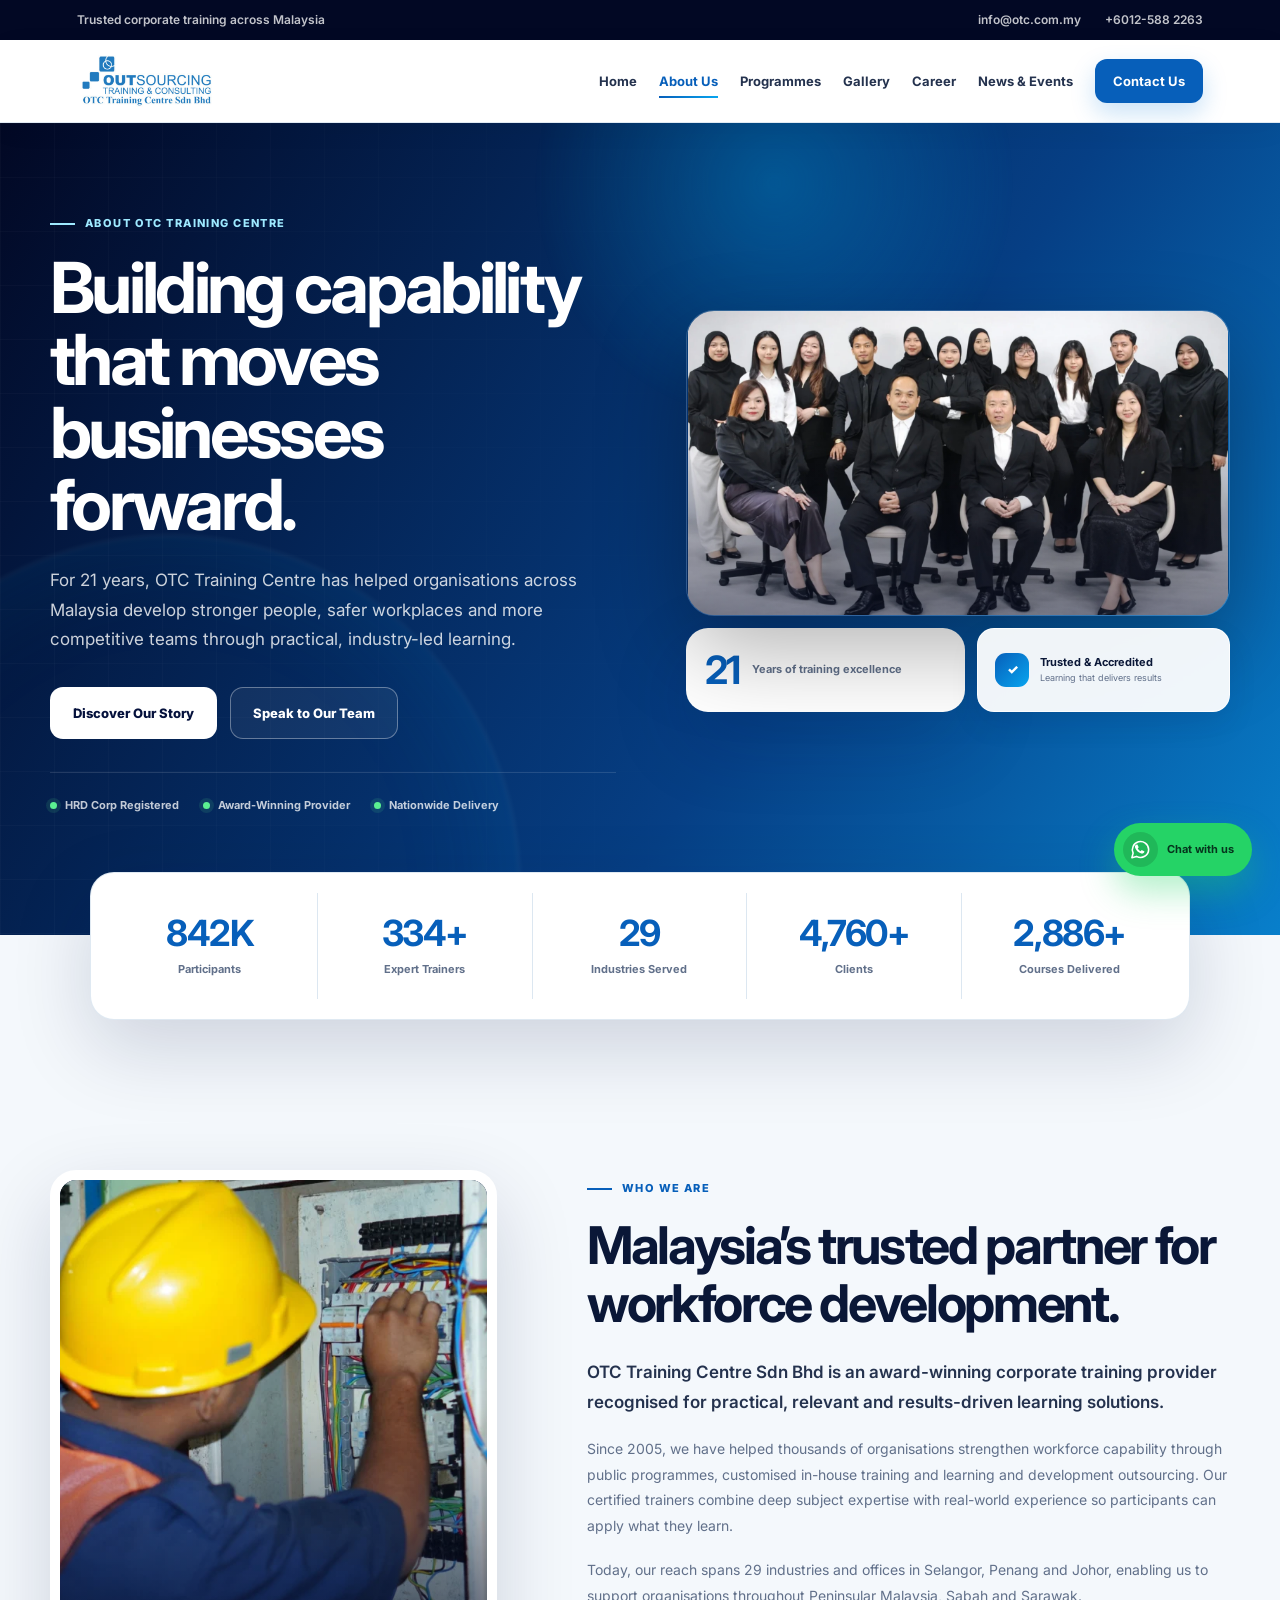
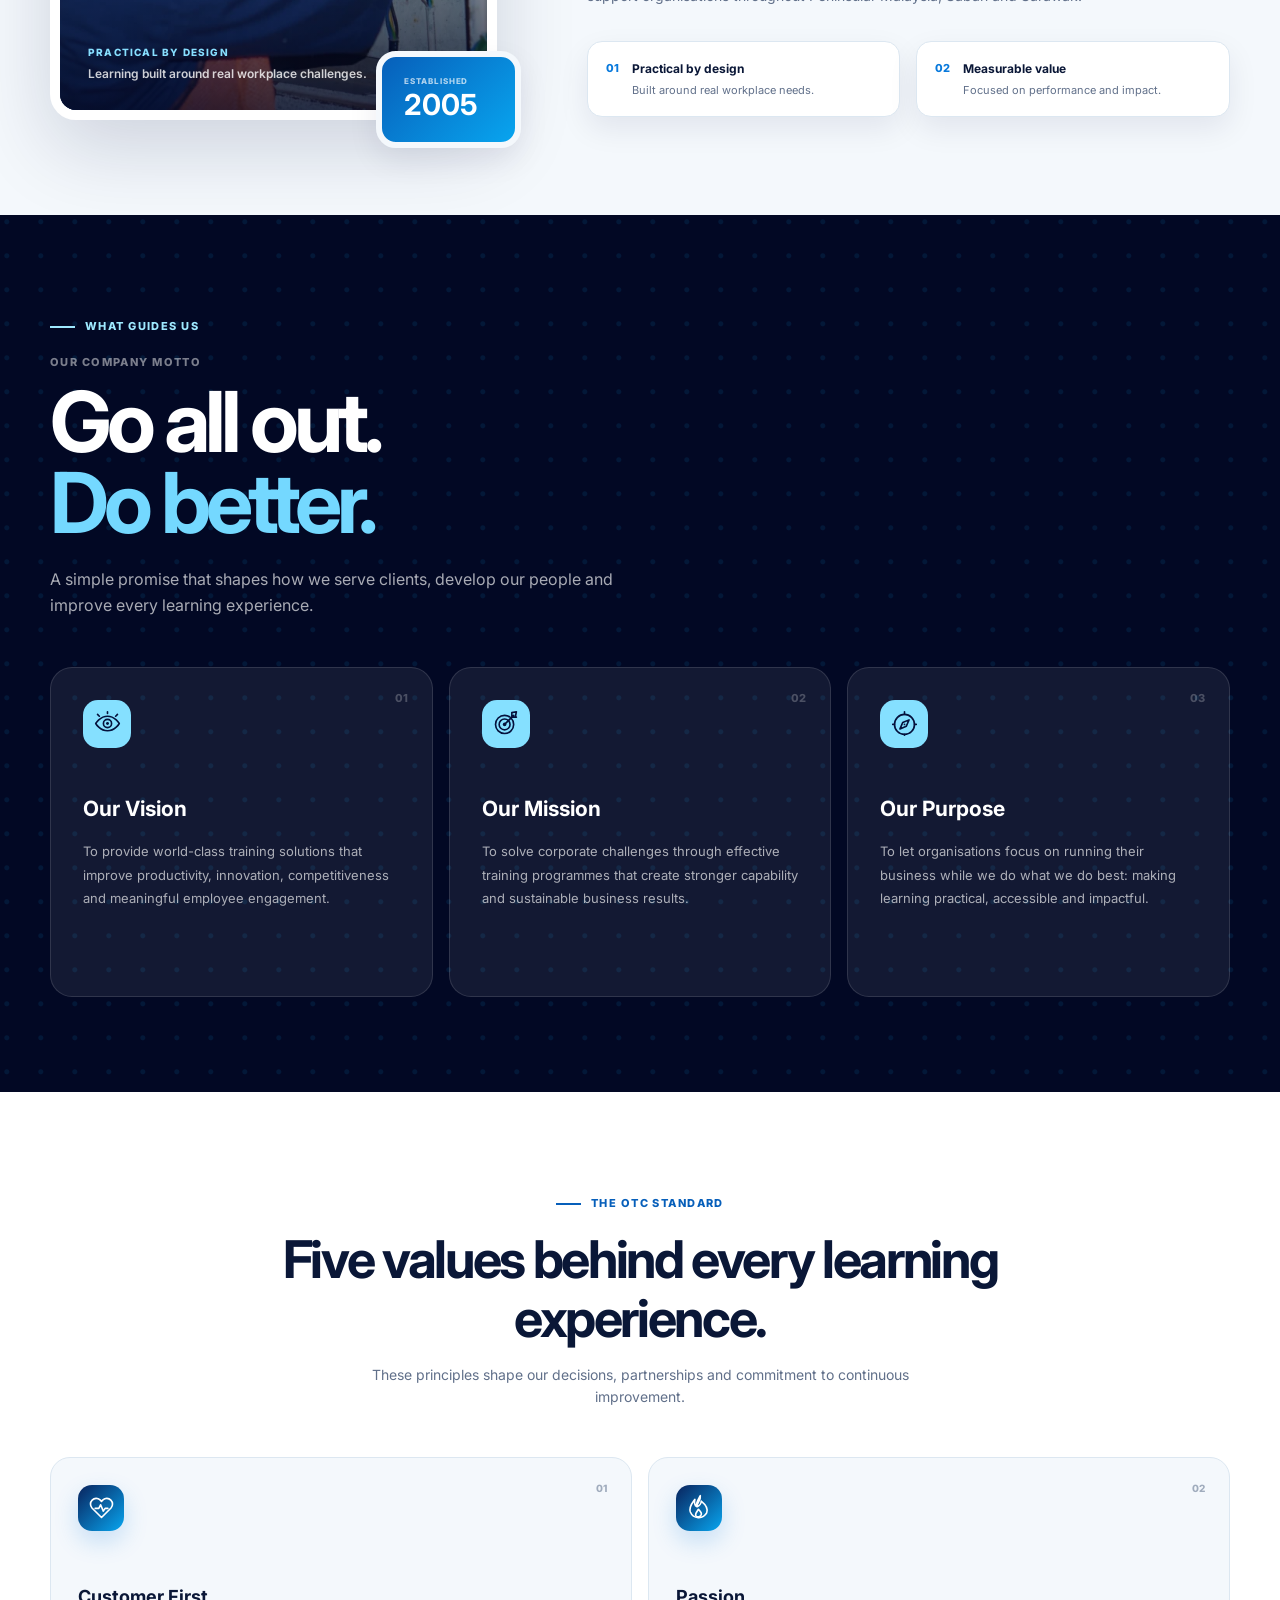
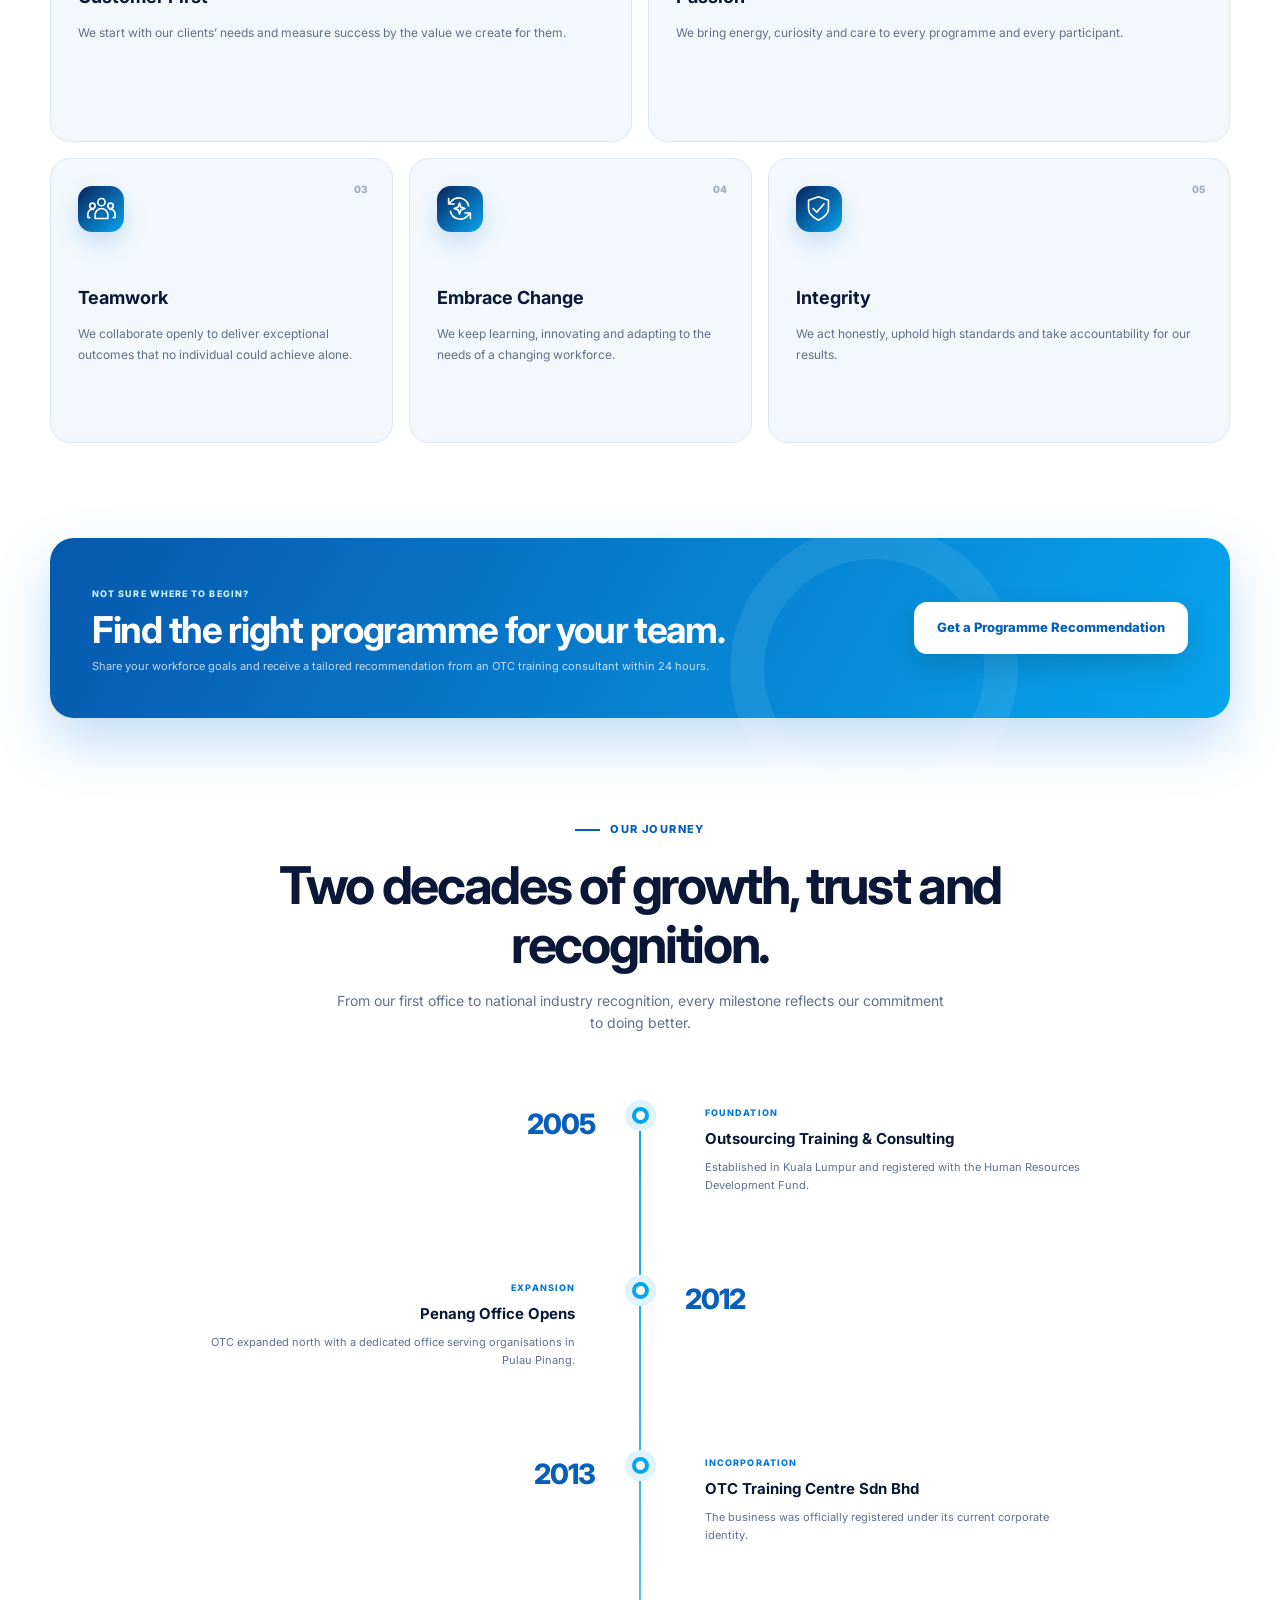
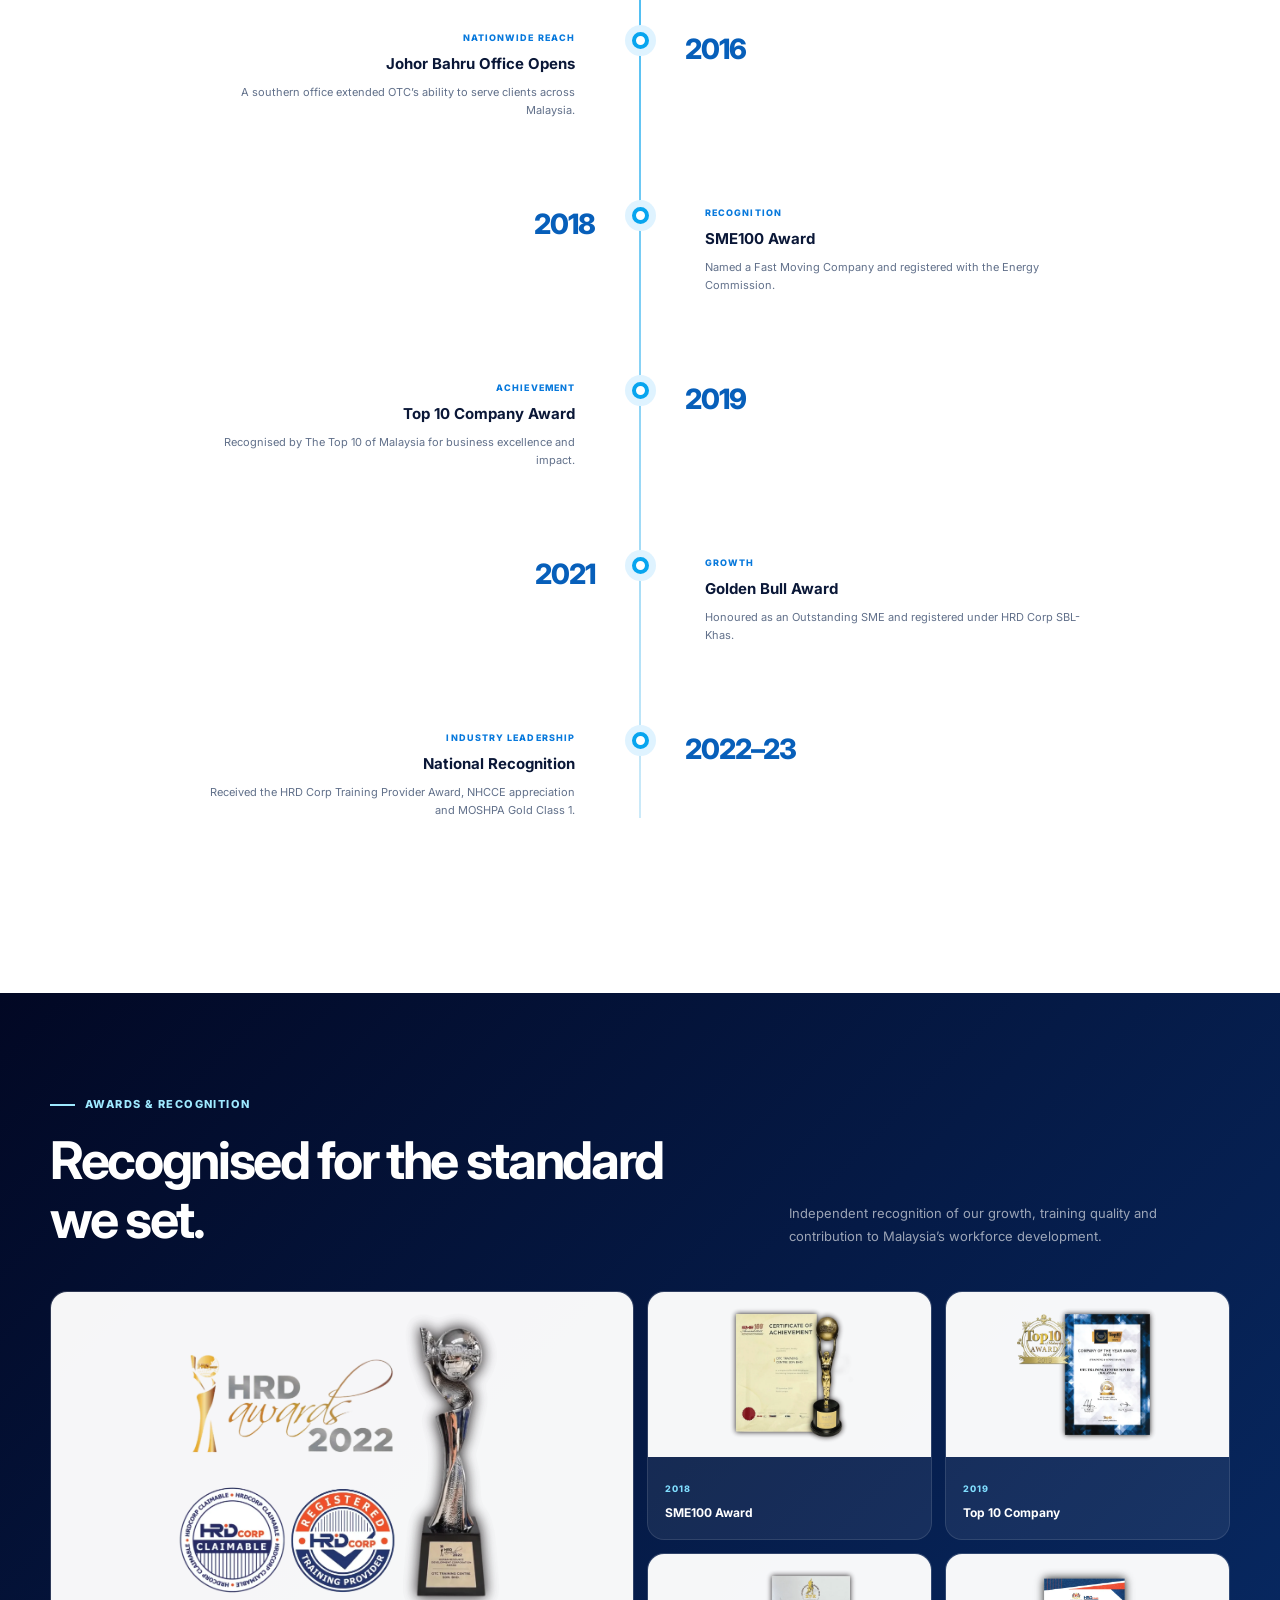
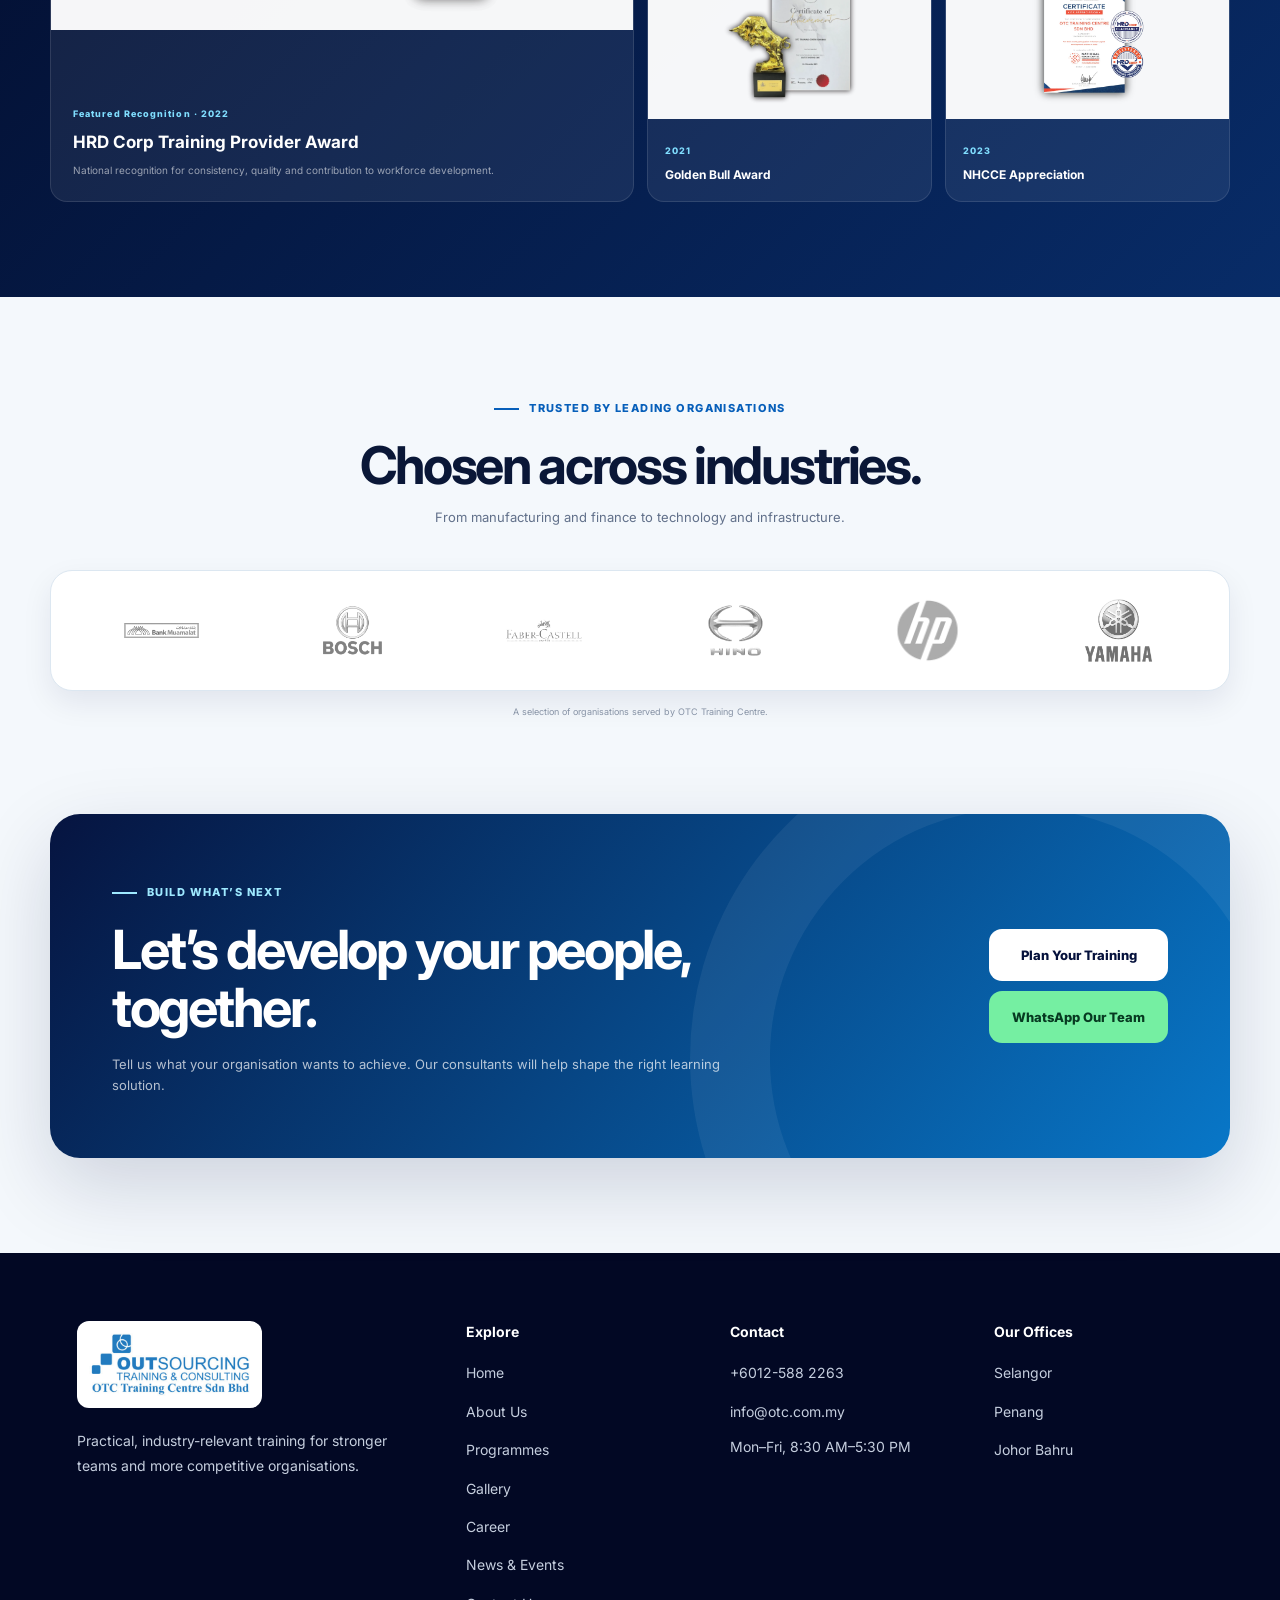
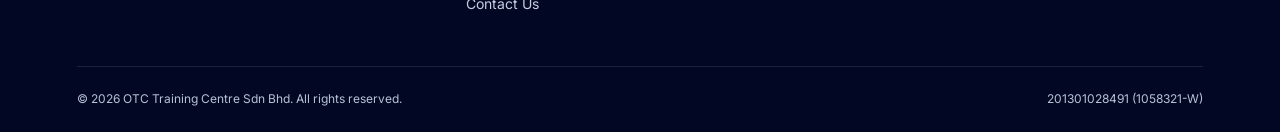
<file: otc-about-page/index.html>
<!DOCTYPE html>
<html lang="en">
<head>
  <meta charset="UTF-8" />
  <meta name="viewport" content="width=device-width, initial-scale=1.0" />
  <title>About OTC Training Centre | 21 Years of Training Excellence</title>
  <meta
    name="description"
    content="Discover OTC Training Centre Sdn Bhd, an award-winning Malaysian corporate training provider with 21 years of experience, 842K participants and HRD Corp claimable programmes."
  />
  <link rel="preconnect" href="https://fonts.googleapis.com" />
  <link rel="preconnect" href="https://fonts.gstatic.com" crossorigin />
  <link href="https://fonts.googleapis.com/css2?family=Inter:wght@400;500;600;700;800&display=swap" rel="stylesheet" />
  <link rel="stylesheet" href="../shared/site.css" />
  <link rel="stylesheet" href="style.css" />
  <script type="application/ld+json">
    {
      "@context": "https://schema.org",
      "@type": "Organization",
      "name": "OTC Training Centre Sdn Bhd",
      "url": "https://otc.com.my/",
      "email": "info@otc.com.my",
      "telephone": "+60125882263",
      "foundingDate": "2005",
      "areaServed": "Malaysia",
      "description": "Corporate training provider offering professional, technical, safety, leadership and workforce development programmes."
    }
  </script>
</head>
<body>
  <a class="skip-link" href="#main-content">Skip to main content</a>

  <header class="topbar">
    <p>Trusted corporate training across Malaysia</p>
    <div class="topbar-links">
      <a href="mailto:info@otc.com.my">info@otc.com.my</a>
      <a href="tel:+60125882263">+6012-588 2263</a>
    </div>
  </header>

  <nav class="navbar" aria-label="Primary navigation">
    <a class="brand" href="../otc-home-page/index.html" aria-label="OTC Training Centre home"><img src="../otc-about-page/assets/otc-logo.png" alt="OTC Training Centre" width="420" height="139" /></a>
    <button class="menu-toggle" id="menuToggle" type="button" aria-expanded="false" aria-controls="navLinks" aria-label="Open navigation"><span></span><span></span><span></span></button>
    <ul class="nav-links" id="navLinks"><li><a href="../otc-home-page/index.html">Home</a></li><li><a class="active" href="../otc-about-page/index.html" aria-current="page">About Us</a></li><li><a href="../otc-programmes-page/index.html">Programmes</a></li><li><a href="../otc-gallery-page/index.html">Gallery</a></li><li><a href="../otc-career-page/index.html">Career</a></li><li><a href="../otc-news-events-page/index.html">News &amp; Events</a></li><li><a class="nav-cta" href="../otc-contact-page/index.html">Contact Us</a></li></ul>
  </nav>

  <main id="main-content">
    <section class="hero">
      <div class="hero-glow hero-glow-one"></div>
      <div class="hero-glow hero-glow-two"></div>

      <div class="hero-inner">
        <div class="hero-copy reveal">
          <span class="eyebrow eyebrow-light">About OTC Training Centre</span>
          <h1>Building capability that moves businesses forward.</h1>
          <p>
            For 21 years, OTC Training Centre has helped organisations across
            Malaysia develop stronger people, safer workplaces and more
            competitive teams through practical, industry-led learning.
          </p>
          <div class="hero-actions">
            <a class="button button-light" href="#our-story">Discover Our Story</a>
            <a class="button button-ghost" href="../otc-contact-page/index.html#contact">Speak to Our Team</a>
          </div>
          <div class="hero-trust">
            <span><i></i> HRD Corp Registered</span>
            <span><i></i> Award-Winning Provider</span>
            <span><i></i> Nationwide Delivery</span>
          </div>
        </div>

        <div class="hero-visual reveal">
          <div class="hero-image">
            <img
              src="assets/about-hero.webp"
              alt="OTC Training Centre team"
              width="1536"
              height="864"
              fetchpriority="high"
            />
          </div>
          <div class="experience-card">
            <strong>21</strong>
            <span>Years of training excellence</span>
          </div>
          <div class="quality-card">
            <span class="quality-icon" aria-hidden="true">&#10003;</span>
            <div><strong>Trusted &amp; Accredited</strong><small>Learning that delivers results</small></div>
          </div>
        </div>
      </div>
    </section>

    <section class="stats" aria-label="OTC Training Centre statistics">
      <article class="stat reveal">
        <strong data-target="842" data-suffix="K">842K</strong>
        <span>Participants</span>
      </article>
      <article class="stat reveal">
        <strong data-target="334" data-suffix="+">334+</strong>
        <span>Expert Trainers</span>
      </article>
      <article class="stat reveal">
        <strong data-target="29" data-suffix="">29</strong>
        <span>Industries Served</span>
      </article>
      <article class="stat reveal">
        <strong data-target="4760" data-suffix="+">4,760+</strong>
        <span>Clients</span>
      </article>
      <article class="stat reveal">
        <strong data-target="2886" data-suffix="+">2,886+</strong>
        <span>Courses Delivered</span>
      </article>
    </section>

    <section class="story section" id="our-story">
      <div class="section-shell story-grid">
        <div class="story-visual reveal">
          <figure class="story-photo">
            <img
              src="assets/training-practical.webp"
              alt="Practical technical learning in an industrial electrical environment"
              width="1024"
              height="683"
              loading="lazy"
              decoding="async"
            />
            <figcaption>
              <span>Practical by design</span>
              Learning built around real workplace challenges.
            </figcaption>
          </figure>
          <div class="story-since">
            <span>Established</span>
            <strong>2005</strong>
          </div>
        </div>

        <div class="story-copy reveal">
          <span class="eyebrow">Who we are</span>
          <h2>Malaysia&rsquo;s trusted partner for workforce development.</h2>
          <p class="lead">
            OTC Training Centre Sdn Bhd is an award-winning corporate training
            provider recognised for practical, relevant and results-driven
            learning solutions.
          </p>
          <p>
            Since 2005, we have helped thousands of organisations strengthen
            workforce capability through public programmes, customised
            in-house training and learning and development outsourcing.
            Our certified trainers combine deep subject expertise with
            real-world experience so participants can apply what they learn.
          </p>
          <p>
            Today, our reach spans 29 industries and offices in Selangor,
            Penang and Johor, enabling us to support organisations throughout
            Peninsular Malaysia, Sabah and Sarawak.
          </p>
          <div class="story-points">
            <div><span>01</span><p><strong>Practical by design</strong>Built around real workplace needs.</p></div>
            <div><span>02</span><p><strong>Measurable value</strong>Focused on performance and impact.</p></div>
          </div>
        </div>
      </div>
    </section>

    <section class="purpose section">
      <div class="purpose-pattern"></div>
      <div class="section-shell">
        <div class="purpose-heading reveal">
          <span class="eyebrow eyebrow-light">What guides us</span>
          <p class="motto-label">Our company motto</p>
          <h2>Go all out.<br /><span>Do better.</span></h2>
          <p>
            A simple promise that shapes how we serve clients, develop our
            people and improve every learning experience.
          </p>
        </div>

        <div class="purpose-cards">
          <article class="purpose-card reveal">
            <span class="purpose-number">01</span>
            <div class="purpose-icon" aria-hidden="true"><svg viewBox="0 0 32 32" fill="none" stroke="currentColor" stroke-width="1.8" stroke-linecap="round" stroke-linejoin="round" aria-hidden="true" focusable="false"><path d="M3 16s4.6-8 13-8 13 8 13 8-4.6 8-13 8S3 16 3 16Z"/><circle cx="16" cy="16" r="4.5"/><circle cx="16" cy="16" r="1.6" fill="currentColor" stroke="none"/><path d="M16 3v2M5 6l2 2M27 6l-2 2"/></svg></div>
            <h3>Our Vision</h3>
            <p>
              To provide world-class training solutions that improve
              productivity, innovation, competitiveness and meaningful
              employee engagement.
            </p>
          </article>
          <article class="purpose-card reveal">
            <span class="purpose-number">02</span>
            <div class="purpose-icon" aria-hidden="true"><svg viewBox="0 0 32 32" fill="none" stroke="currentColor" stroke-width="1.8" stroke-linecap="round" stroke-linejoin="round" aria-hidden="true" focusable="false"><circle cx="15" cy="17" r="10"/><circle cx="15" cy="17" r="6"/><circle cx="15" cy="17" r="2" fill="currentColor" stroke="none"/><path d="m15 17 10-10M23 4v5h5M23 4l5-1-1 5"/></svg></div>
            <h3>Our Mission</h3>
            <p>
              To solve corporate challenges through effective training
              programmes that create stronger capability and sustainable
              business results.
            </p>
          </article>
          <article class="purpose-card reveal">
            <span class="purpose-number">03</span>
            <div class="purpose-icon" aria-hidden="true"><svg viewBox="0 0 32 32" fill="none" stroke="currentColor" stroke-width="1.8" stroke-linecap="round" stroke-linejoin="round" aria-hidden="true" focusable="false"><circle cx="16" cy="17" r="11"/><path d="M16 3v3M16 28v1M3 17h2M27 17h2"/><path d="m21 12-3 7-7 3 3-7 7-3Z"/><circle cx="16" cy="17" r="1" fill="currentColor" stroke="none"/></svg></div>
            <h3>Our Purpose</h3>
            <p>
              To let organisations focus on running their business while we
              do what we do best: making learning practical, accessible and
              impactful.
            </p>
          </article>
        </div>
      </div>
    </section>

    <section class="values section">
      <div class="section-shell">
        <div class="section-heading reveal">
          <span class="eyebrow">The OTC standard</span>
          <h2>Five values behind every learning experience.</h2>
          <p>These principles shape our decisions, partnerships and commitment to continuous improvement.</p>
        </div>

        <div class="values-grid">
          <article class="value-card reveal">
            <span class="value-index">01</span>
            <div class="value-symbol" aria-hidden="true"><svg viewBox="0 0 32 32" fill="none" stroke="currentColor" stroke-width="1.8" stroke-linecap="round" stroke-linejoin="round" aria-hidden="true" focusable="false"><path d="M16 27 5.5 16.5A6.3 6.3 0 0 1 14.4 7.6L16 9.2l1.6-1.6a6.3 6.3 0 0 1 8.9 8.9L16 27Z"/><path d="M9 17h4l2-4 3 7 2-3h3"/></svg></div>
            <h3>Customer First</h3>
            <p>We start with our clients&rsquo; needs and measure success by the value we create for them.</p>
          </article>
          <article class="value-card reveal">
            <span class="value-index">02</span>
            <div class="value-symbol" aria-hidden="true"><svg viewBox="0 0 32 32" fill="none" stroke="currentColor" stroke-width="1.8" stroke-linecap="round" stroke-linejoin="round" aria-hidden="true" focusable="false"><path d="M18 3c1 7-5 7-3 12 2-1 4-4 4-6 5 4 8 8 6 13a10 10 0 0 1-18-1C5 15 10 10 12 7c-1 5 0 7 2 8-1-5 2-8 4-12Z"/><path d="M16 18c-2 3-4 5-3 7a3.5 3.5 0 0 0 6-1c1-2-1-4-3-6Z"/></svg></div>
            <h3>Passion</h3>
            <p>We bring energy, curiosity and care to every programme and every participant.</p>
          </article>
          <article class="value-card reveal">
            <span class="value-index">03</span>
            <div class="value-symbol" aria-hidden="true"><svg viewBox="0 0 32 32" fill="none" stroke="currentColor" stroke-width="1.8" stroke-linecap="round" stroke-linejoin="round" aria-hidden="true" focusable="false"><circle cx="16" cy="9" r="4"/><circle cx="6" cy="13" r="3"/><circle cx="26" cy="13" r="3"/><path d="M9 27v-4a7 7 0 0 1 14 0v4H9ZM3 26H1v-4a5 5 0 0 1 6-5M29 26h2v-4a5 5 0 0 0-6-5"/></svg></div>
            <h3>Teamwork</h3>
            <p>We collaborate openly to deliver exceptional outcomes that no individual could achieve alone.</p>
          </article>
          <article class="value-card reveal">
            <span class="value-index">04</span>
            <div class="value-symbol" aria-hidden="true"><svg viewBox="0 0 32 32" fill="none" stroke="currentColor" stroke-width="1.8" stroke-linecap="round" stroke-linejoin="round" aria-hidden="true" focusable="false"><path d="M26 13A11 11 0 0 0 7 8l-3 3M4 5v6h6M6 19a11 11 0 0 0 19 5l3-3M28 27v-6h-6"/><path d="m16 10 1.5 4.5L22 16l-4.5 1.5L16 22l-1.5-4.5L10 16l4.5-1.5L16 10Z"/></svg></div>
            <h3>Embrace Change</h3>
            <p>We keep learning, innovating and adapting to the needs of a changing workforce.</p>
          </article>
          <article class="value-card reveal">
            <span class="value-index">05</span>
            <div class="value-symbol" aria-hidden="true"><svg viewBox="0 0 32 32" fill="none" stroke="currentColor" stroke-width="1.8" stroke-linecap="round" stroke-linejoin="round" aria-hidden="true" focusable="false"><path d="m16 3 11 4v9c0 6-5 10-11 13C10 26 5 22 5 16V7l11-4Z"/><path d="m10 16 4 4 8-9"/></svg></div>
            <h3>Integrity</h3>
            <p>We act honestly, uphold high standards and take accountability for our results.</p>
          </article>
        </div>
      </div>
    </section>

    <section class="mid-cta">
      <div class="section-shell mid-cta-inner reveal">
        <div class="mid-cta-copy">
          <span class="mid-cta-kicker">Not sure where to begin?</span>
          <h2>Find the right programme for your team.</h2>
          <p>Share your workforce goals and receive a tailored recommendation from an OTC training consultant within 24 hours.</p>
        </div>
        <a class="button button-blue" href="../otc-contact-page/index.html#contact">Get a Programme Recommendation</a>
      </div>
    </section>

<section class="timeline-section section">
      <div class="section-shell">
        <div class="section-heading reveal">
          <span class="eyebrow">Our journey</span>
          <h2>Two decades of growth, trust and recognition.</h2>
          <p>From our first office to national industry recognition, every milestone reflects our commitment to doing better.</p>
        </div>

        <div class="timeline">
          <article class="timeline-item reveal">
            <div class="timeline-year">2005</div>
            <div class="timeline-dot"></div>
            <div class="timeline-card"><span>Foundation</span><h3>Outsourcing Training &amp; Consulting</h3><p>Established in Kuala Lumpur and registered with the Human Resources Development Fund.</p></div>
          </article>
          <article class="timeline-item reveal">
            <div class="timeline-year">2012</div>
            <div class="timeline-dot"></div>
            <div class="timeline-card"><span>Expansion</span><h3>Penang Office Opens</h3><p>OTC expanded north with a dedicated office serving organisations in Pulau Pinang.</p></div>
          </article>
          <article class="timeline-item reveal">
            <div class="timeline-year">2013</div>
            <div class="timeline-dot"></div>
            <div class="timeline-card"><span>Incorporation</span><h3>OTC Training Centre Sdn Bhd</h3><p>The business was officially registered under its current corporate identity.</p></div>
          </article>
          <article class="timeline-item reveal">
            <div class="timeline-year">2016</div>
            <div class="timeline-dot"></div>
            <div class="timeline-card"><span>Nationwide Reach</span><h3>Johor Bahru Office Opens</h3><p>A southern office extended OTC&rsquo;s ability to serve clients across Malaysia.</p></div>
          </article>
          <article class="timeline-item reveal">
            <div class="timeline-year">2018</div>
            <div class="timeline-dot"></div>
            <div class="timeline-card"><span>Recognition</span><h3>SME100 Award</h3><p>Named a Fast Moving Company and registered with the Energy Commission.</p></div>
          </article>
          <article class="timeline-item reveal">
            <div class="timeline-year">2019</div>
            <div class="timeline-dot"></div>
            <div class="timeline-card"><span>Achievement</span><h3>Top 10 Company Award</h3><p>Recognised by The Top 10 of Malaysia for business excellence and impact.</p></div>
          </article>
          <article class="timeline-item reveal">
            <div class="timeline-year">2021</div>
            <div class="timeline-dot"></div>
            <div class="timeline-card"><span>Growth</span><h3>Golden Bull Award</h3><p>Honoured as an Outstanding SME and registered under HRD Corp SBL-Khas.</p></div>
          </article>
          <article class="timeline-item reveal">
            <div class="timeline-year">2022–23</div>
            <div class="timeline-dot"></div>
            <div class="timeline-card"><span>Industry Leadership</span><h3>National Recognition</h3><p>Received the HRD Corp Training Provider Award, NHCCE appreciation and MOSHPA Gold Class 1.</p></div>
          </article>
        </div>
      </div>
    </section>

    <section class="awards section">
      <div class="section-shell">
        <div class="awards-heading reveal">
          <div>
            <span class="eyebrow eyebrow-light">Awards &amp; recognition</span>
            <h2>Recognised for the standard we set.</h2>
          </div>
          <p>Independent recognition of our growth, training quality and contribution to Malaysia&rsquo;s workforce development.</p>
        </div>

        <div class="awards-grid">
          <article class="award-card award-featured reveal"><img src="assets/award-hrd.webp" alt="HRD Corp Training Provider Award received by OTC in 2022" width="768" height="721" loading="lazy" decoding="async" /><div><span>Featured Recognition · 2022</span><h3>HRD Corp Training Provider Award</h3><p>National recognition for consistency, quality and contribution to workforce development.</p></div></article>
          <article class="award-card reveal"><img src="assets/award-sme100.webp" alt="SME100 Award received by OTC in 2018" width="768" height="756" loading="lazy" decoding="async" /><div><span>2018</span><h3>SME100 Award</h3></div></article>
          <article class="award-card reveal"><img src="assets/award-top10.webp" alt="Top 10 Company of the Year Award received by OTC in 2019" width="768" height="743" loading="lazy" decoding="async" /><div><span>2019</span><h3>Top 10 Company</h3></div></article>
          <article class="award-card reveal"><img src="assets/award-golden-bull.webp" alt="Golden Bull Award received by OTC in 2021" width="768" height="761" loading="lazy" decoding="async" /><div><span>2021</span><h3>Golden Bull Award</h3></div></article>
          <article class="award-card reveal"><img src="assets/award-appreciation.webp" alt="HRD Corp Certificate of Appreciation received by OTC in 2023" width="768" height="768" loading="lazy" decoding="async" /><div><span>2023</span><h3>NHCCE Appreciation</h3></div></article>
        </div>
      </div>
    </section>

    <section class="clients section">
      <div class="section-shell">
        <div class="client-heading reveal">
          <span class="eyebrow">Trusted by leading organisations</span>
          <h2>Chosen across industries.</h2>
          <p>From manufacturing and finance to technology and infrastructure.</p>
        </div>
        <div class="client-logos reveal">
          <img src="assets/client-bank-muamalat.png" alt="Bank Muamalat" loading="lazy" />
          <img src="assets/client-bosch.png" alt="Bosch" loading="lazy" />
          <img src="assets/client-faber-castell.png" alt="Faber-Castell" loading="lazy" />
          <img src="assets/client-hino.png" alt="Hino" loading="lazy" />
          <img src="assets/client-hp.png" alt="HP" loading="lazy" />
          <img src="assets/client-yamaha.png" alt="Yamaha" loading="lazy" />
        </div>
        <p class="client-note">A selection of organisations served by OTC Training Centre.</p>
      </div>
    </section>

    <section class="cta section">
      <div class="section-shell">
        <div class="cta-card reveal">
          <div>
            <span class="eyebrow eyebrow-light">Build what&rsquo;s next</span>
            <h2>Let&rsquo;s develop your people, together.</h2>
            <p>Tell us what your organisation wants to achieve. Our consultants will help shape the right learning solution.</p>
          </div>
          <div class="cta-actions">
            <a class="button button-light" href="../otc-contact-page/index.html#contact">Plan Your Training</a>
            <a class="button button-whatsapp" href="https://wa.me/60125882263?text=Hi%20OTC%2C%20I%20would%20like%20to%20discuss%20training%20for%20my%20team." target="_blank" rel="noopener noreferrer">WhatsApp Our Team</a>
          </div>
        </div>
      </div>
    </section>
  </main>

  <footer class="footer"><div class="footer-main"><div class="footer-brand"><img src="../otc-about-page/assets/otc-logo.png" alt="OTC Training Centre" width="420" height="139" /><p>Practical, industry-relevant training for stronger teams and more competitive organisations.</p></div>
    <div class="footer-column"><h3>Explore</h3><a href="../otc-home-page/index.html">Home</a><a href="../otc-about-page/index.html">About Us</a><a href="../otc-programmes-page/index.html">Programmes</a><a href="../otc-gallery-page/index.html">Gallery</a><a href="../otc-career-page/index.html">Career</a><a href="../otc-news-events-page/index.html">News &amp; Events</a><a href="../otc-contact-page/index.html">Contact Us</a></div>
    <div class="footer-column"><h3>Contact</h3><a href="tel:+60125882263">+6012-588 2263</a><a href="mailto:info@otc.com.my">info@otc.com.my</a><p>Mon–Fri, 8:30 AM–5:30 PM</p></div>
    <div class="footer-column"><h3>Our Offices</h3><a href="../otc-contact-page/index.html#offices">Selangor</a><a href="../otc-contact-page/index.html#offices">Penang</a><a href="../otc-contact-page/index.html#offices">Johor Bahru</a></div>
  </div><div class="footer-bottom"><p>&copy; <span id="currentYear">2026</span> OTC Training Centre Sdn Bhd. All rights reserved.</p><p>201301028491 (1058321-W)</p></div></footer>

  <a
    class="floating-whatsapp"
    href="https://wa.me/60125882263?text=Hi%20OTC%2C%20I%20would%20like%20to%20learn%20more%20about%20your%20training%20programmes."
    target="_blank"
    rel="noopener noreferrer"
    aria-label="Chat with OTC Training Centre on WhatsApp"
  >
    <span aria-hidden="true"><svg class="whatsapp-mark" viewBox="0 0 24 24" fill="none" aria-hidden="true" focusable="false"><path d="M20.5 11.7a8.5 8.5 0 0 1-12.6 7.5L3 20.5l1.3-4.7a8.5 8.5 0 1 1 16.2-4.1Z" stroke="currentColor" stroke-width="1.65" stroke-linecap="round" stroke-linejoin="round"/><path d="M8.1 6.9c.3-.2.7-.1.8.2l1.1 2.2c.1.3.1.5-.1.7l-.8.9c.6 1.2 1.7 2.3 3 2.9l.8-.9c.2-.2.5-.3.7-.1l2.2 1.1c.3.1.4.5.2.8-.6 1.4-1.7 1.8-3.1 1.4-3.2-.9-5.9-3.7-6.6-6.3-.4-1.3.2-2.3 1.8-2.9Z" fill="currentColor"/></svg></span>
    <strong>Chat with us</strong>
  </a>

  <button
    class="back-to-top"
    id="backToTop"
    type="button"
    aria-label="Back to top"
    title="Back to top"
  >
    <span aria-hidden="true">&uarr;</span>
    <strong>Back to top</strong>
  </button>

  <script src="script.js"></script>
</body>
</html>
</file>
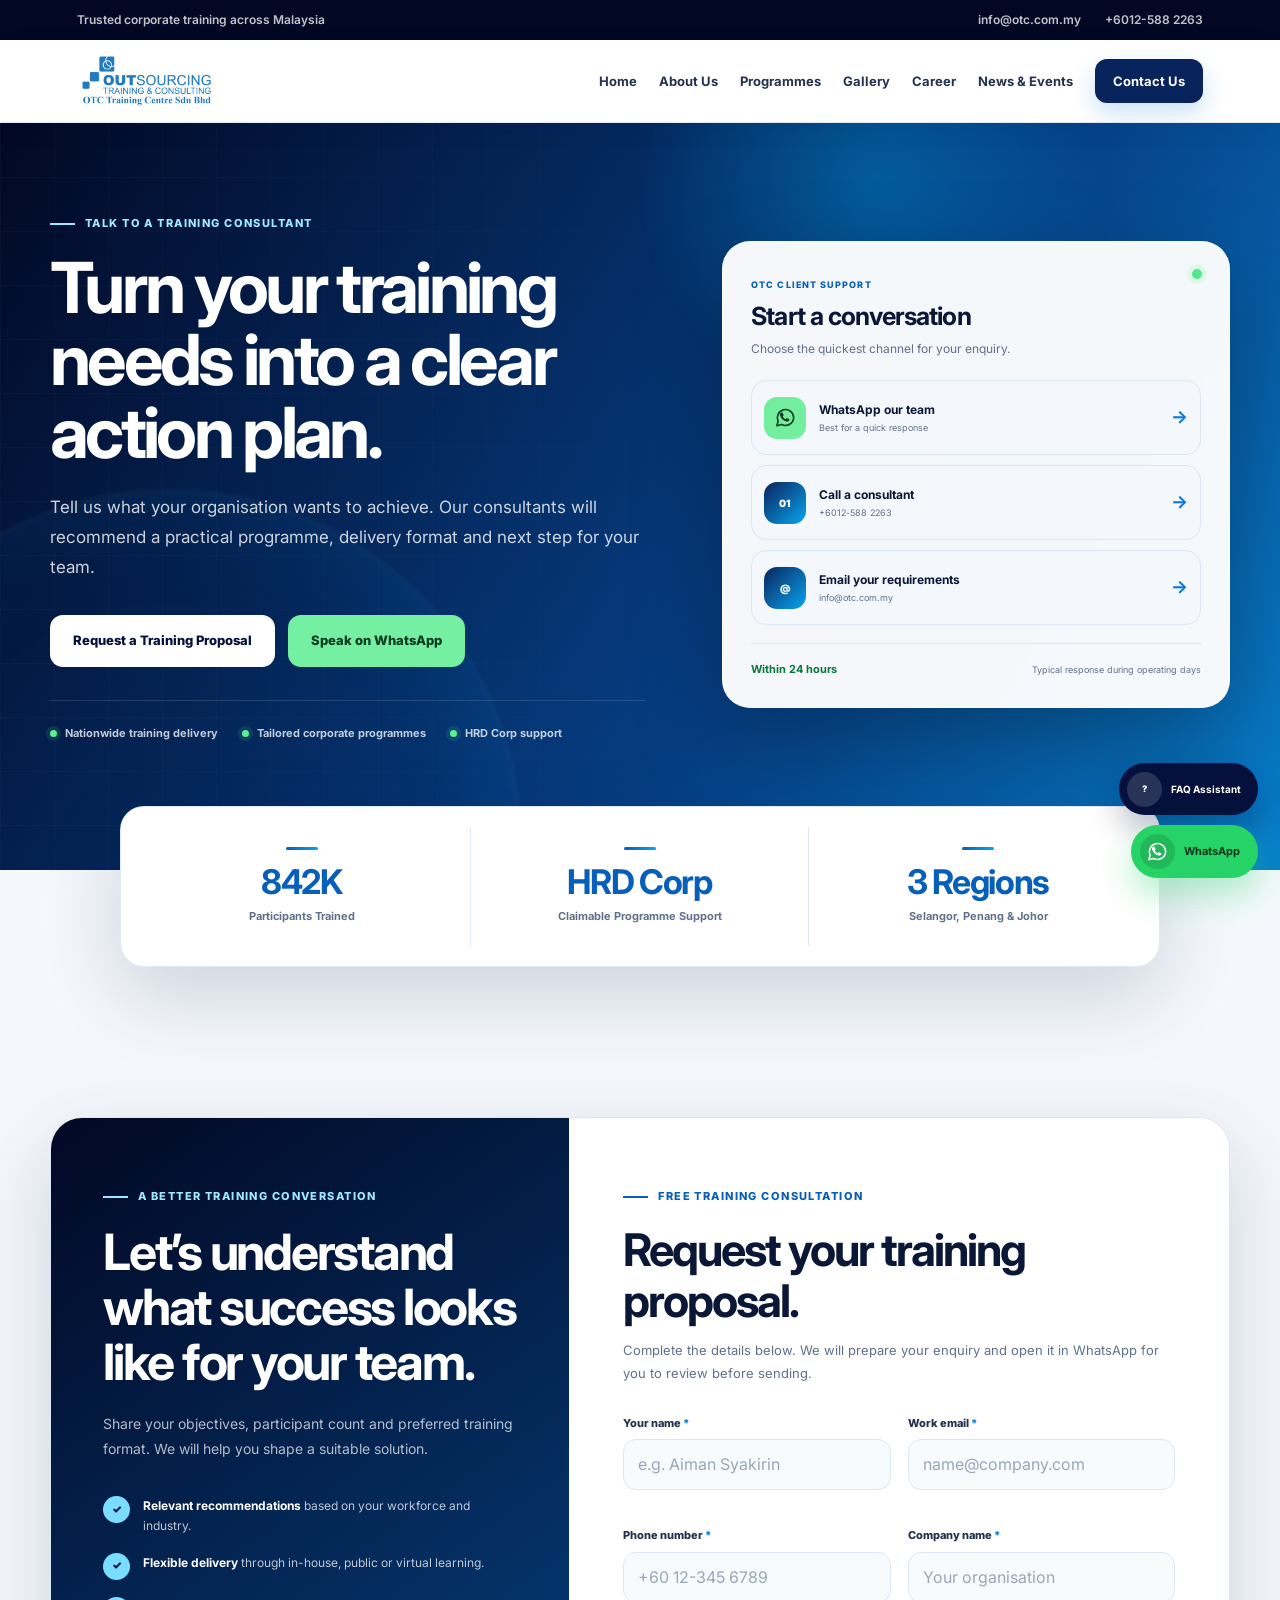
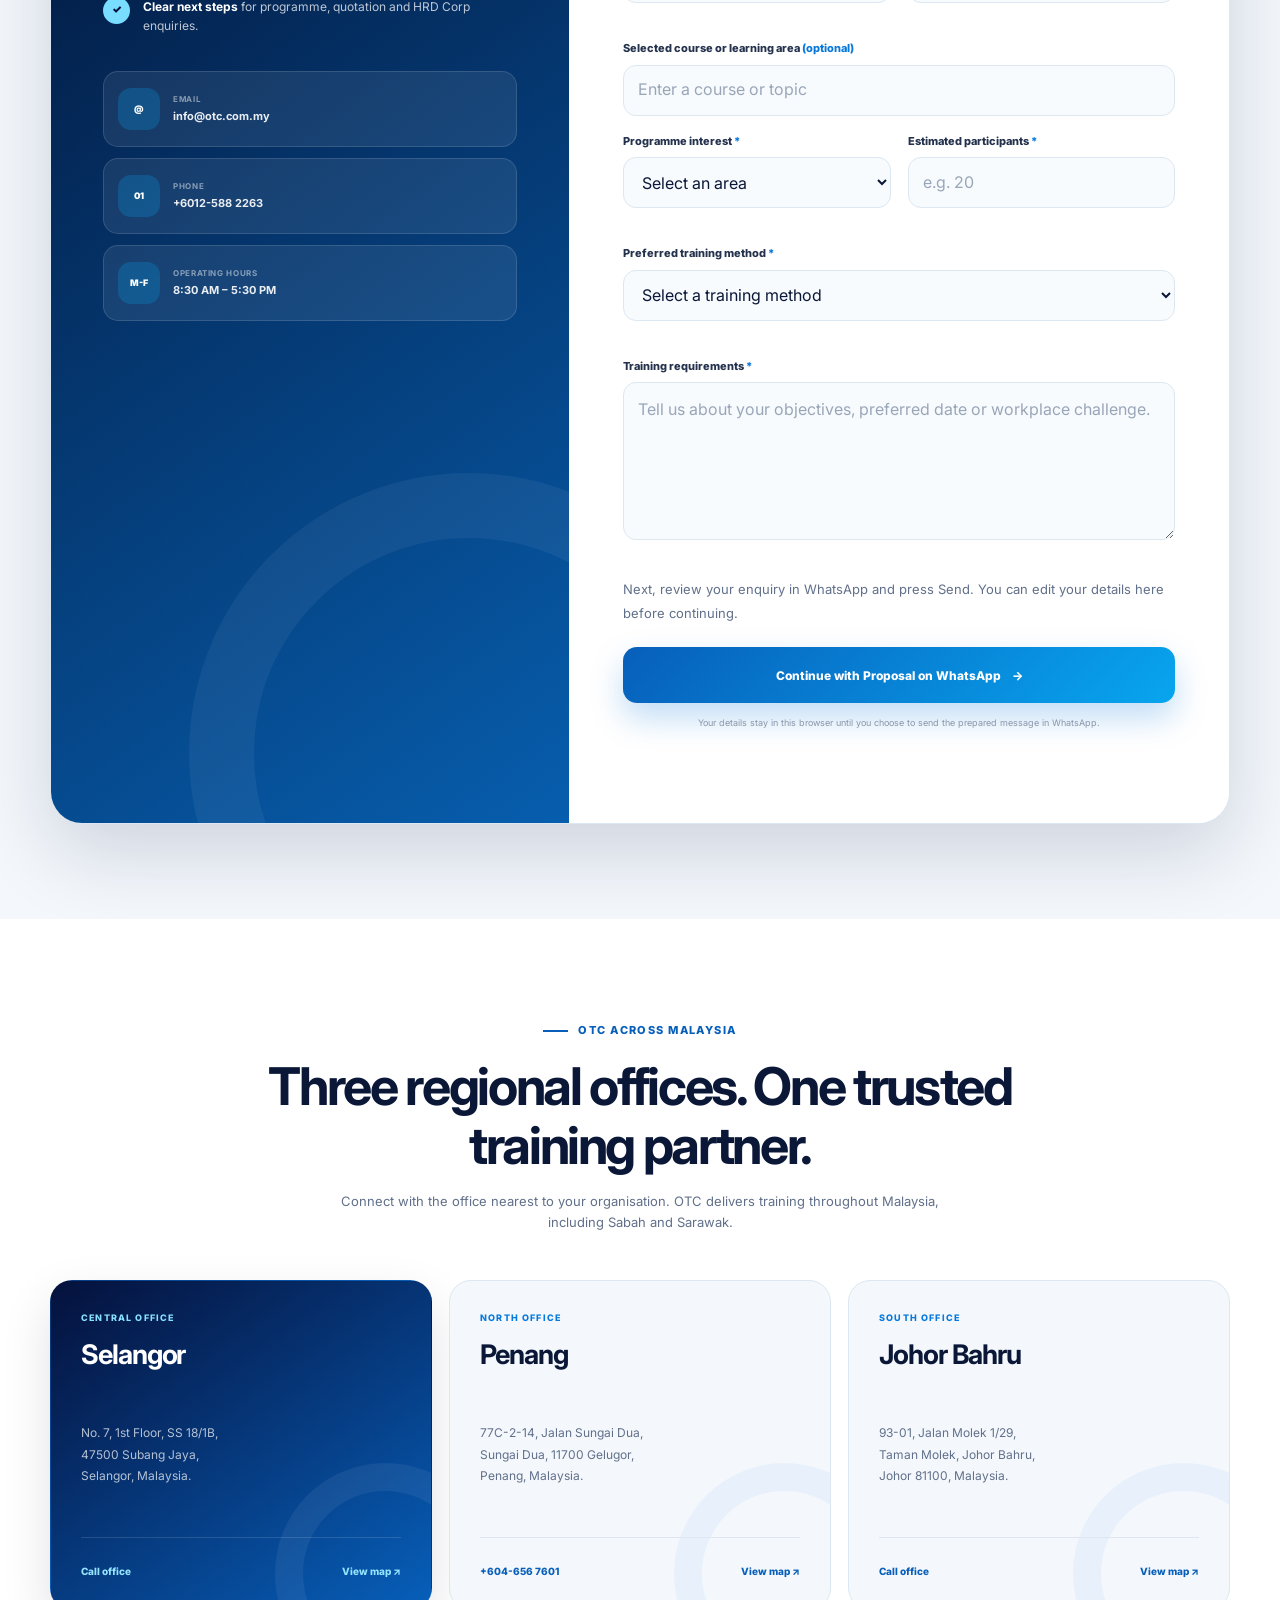
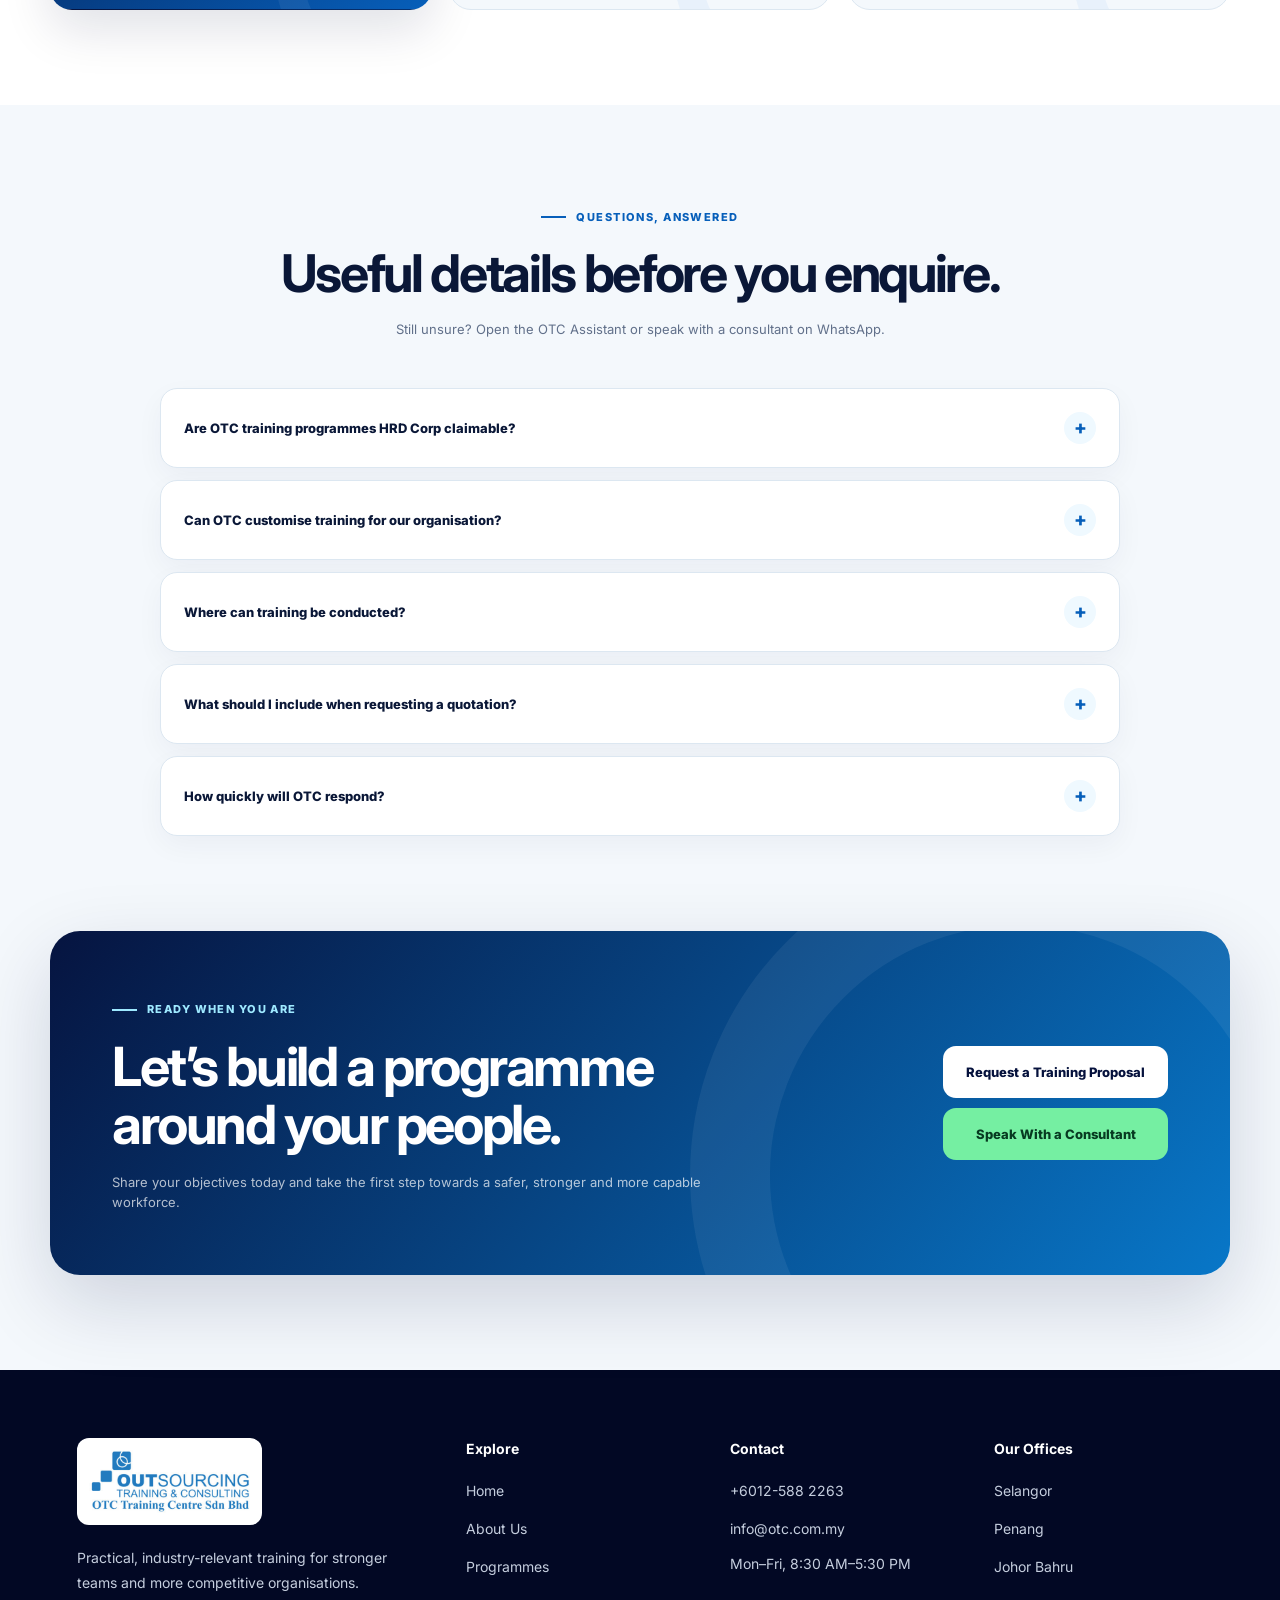
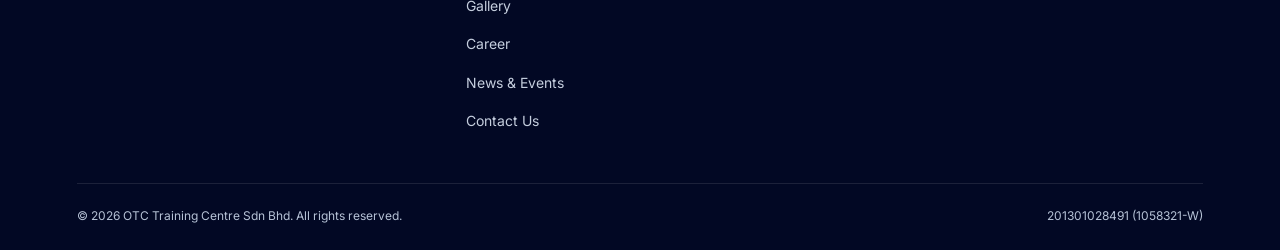
<file: otc-contact-page/index.html>
<!DOCTYPE html>
<html lang="en">
<head>
  <meta charset="UTF-8" />
  <meta name="viewport" content="width=device-width, initial-scale=1.0" />
  <title>Contact OTC Training Centre | Request a Training Proposal</title>
  <meta
    name="description"
    content="Contact OTC Training Centre for professional, technical, safety and leadership training across Malaysia. Request a tailored corporate training proposal."
  />
  <link rel="preconnect" href="https://fonts.googleapis.com" />
  <link rel="preconnect" href="https://fonts.gstatic.com" crossorigin />
  <link
    href="https://fonts.googleapis.com/css2?family=Inter:wght@400;500;600;700;800&display=swap"
    rel="stylesheet"
  />
  <link rel="stylesheet" href="../shared/site.css" />
  <link rel="stylesheet" href="style.css" />
  <script type="application/ld+json">
    {
      "@context": "https://schema.org",
      "@type": "ContactPage",
      "name": "Contact OTC Training Centre",
      "url": "https://otc.com.my/contact-otc/",
      "mainEntity": {
        "@type": "Organization",
        "name": "OTC Training Centre Sdn Bhd",
        "url": "https://otc.com.my/",
        "email": "info@otc.com.my",
        "telephone": "+60125882263",
        "areaServed": "Malaysia",
        "contactPoint": {
          "@type": "ContactPoint",
          "telephone": "+60125882263",
          "contactType": "customer service",
          "areaServed": "MY",
          "availableLanguage": ["English", "Malay"]
        },
        "location": [
          {
            "@type": "Place",
            "name": "OTC Central Office",
            "address": {
              "@type": "PostalAddress",
              "streetAddress": "No. 7, 1st Floor, SS 18/1B",
              "addressLocality": "Subang Jaya",
              "addressRegion": "Selangor",
              "postalCode": "47500",
              "addressCountry": "MY"
            }
          },
          {
            "@type": "Place",
            "name": "OTC North Office",
            "address": {
              "@type": "PostalAddress",
              "streetAddress": "77C-2-14, Jalan Sungai Dua, Sungai Dua",
              "addressLocality": "Gelugor",
              "addressRegion": "Penang",
              "postalCode": "11700",
              "addressCountry": "MY"
            }
          },
          {
            "@type": "Place",
            "name": "OTC South Office",
            "address": {
              "@type": "PostalAddress",
              "streetAddress": "93-01, Jalan Molek 1/29, Taman Molek",
              "addressLocality": "Johor Bahru",
              "addressRegion": "Johor",
              "postalCode": "81100",
              "addressCountry": "MY"
            }
          }
        ]
      }
    }
  </script>
</head>
<body>
  <a class="skip-link" href="#main-content">Skip to main content</a>

  <header class="topbar">
    <p>Trusted corporate training across Malaysia</p>
    <div class="topbar-links">
      <a href="mailto:info@otc.com.my">info@otc.com.my</a>
      <a href="tel:+60125882263">+6012-588 2263</a>
    </div>
  </header>

  <nav class="navbar" aria-label="Primary navigation">
    <a class="brand" href="../otc-home-page/index.html" aria-label="OTC Training Centre home"><img src="../otc-about-page/assets/otc-logo.png" alt="OTC Training Centre" width="420" height="139" /></a>
    <button class="menu-toggle" id="menuToggle" type="button" aria-expanded="false" aria-controls="navLinks" aria-label="Open navigation"><span></span><span></span><span></span></button>
    <ul class="nav-links" id="navLinks"><li><a href="../otc-home-page/index.html">Home</a></li><li><a href="../otc-about-page/index.html">About Us</a></li><li><a href="../otc-programmes-page/index.html">Programmes</a></li><li><a href="../otc-gallery-page/index.html">Gallery</a></li><li><a href="../otc-career-page/index.html">Career</a></li><li><a href="../otc-news-events-page/index.html">News &amp; Events</a></li><li><a class="nav-cta active" href="../otc-contact-page/index.html" aria-current="page">Contact Us</a></li></ul>
  </nav>

  <main id="main-content">
    <section class="hero">
      <div class="hero-glow hero-glow-one"></div>
      <div class="hero-glow hero-glow-two"></div>

      <div class="hero-inner">
        <div class="hero-copy reveal">
          <span class="eyebrow eyebrow-light">Talk to a training consultant</span>
          <h1>Turn your training needs into a clear action plan.</h1>
          <p>
            Tell us what your organisation wants to achieve. Our consultants
            will recommend a practical programme, delivery format and next step
            for your team.
          </p>

          <div class="hero-actions">
            <a class="button button-light" href="#contact">Request a Training Proposal</a>
            <a
              class="button button-whatsapp"
              href="https://wa.me/60125882263?text=Hi%20OTC%2C%20I%20would%20like%20to%20discuss%20training%20for%20my%20team."
              target="_blank"
              rel="noopener noreferrer"
            >
              Speak on WhatsApp
            </a>
          </div>

          <div class="hero-trust" aria-label="OTC service benefits">
            <span><i></i> Nationwide training delivery</span>
            <span><i></i> Tailored corporate programmes</span>
            <span><i></i> HRD Corp support</span>
          </div>
        </div>

        <aside class="hero-consult-card reveal" aria-label="Ways to contact OTC">
          <div class="consult-card-header">
            <span>OTC Client Support</span>
            <strong>Start a conversation</strong>
            <p>Choose the quickest channel for your enquiry.</p>
          </div>

          <div class="consult-options">
            <a
              href="https://wa.me/60125882263?text=Hi%20OTC%2C%20I%20would%20like%20to%20request%20a%20training%20proposal."
              target="_blank"
              rel="noopener noreferrer"
            >
              <span class="option-icon option-icon-green" aria-hidden="true"><svg class="whatsapp-mark" viewBox="0 0 24 24" fill="none" aria-hidden="true" focusable="false"><path d="M20.5 11.7a8.5 8.5 0 0 1-12.6 7.5L3 20.5l1.3-4.7a8.5 8.5 0 1 1 16.2-4.1Z" stroke="currentColor" stroke-width="1.65" stroke-linecap="round" stroke-linejoin="round"/><path d="M8.1 6.9c.3-.2.7-.1.8.2l1.1 2.2c.1.3.1.5-.1.7l-.8.9c.6 1.2 1.7 2.3 3 2.9l.8-.9c.2-.2.5-.3.7-.1l2.2 1.1c.3.1.4.5.2.8-.6 1.4-1.7 1.8-3.1 1.4-3.2-.9-5.9-3.7-6.6-6.3-.4-1.3.2-2.3 1.8-2.9Z" fill="currentColor"/></svg></span>
              <span><strong>WhatsApp our team</strong><small>Best for a quick response</small></span>
              <b aria-hidden="true">&rarr;</b>
            </a>
            <a href="tel:+60125882263">
              <span class="option-icon" aria-hidden="true">01</span>
              <span><strong>Call a consultant</strong><small>+6012-588 2263</small></span>
              <b aria-hidden="true">&rarr;</b>
            </a>
            <a href="mailto:info@otc.com.my">
              <span class="option-icon" aria-hidden="true">@</span>
              <span><strong>Email your requirements</strong><small>info@otc.com.my</small></span>
              <b aria-hidden="true">&rarr;</b>
            </a>
          </div>

          <div class="response-promise">
            <strong>Within 24 hours</strong>
            <span>Typical response during operating days</span>
          </div>
        </aside>
      </div>
    </section>

    <section class="trust-section" aria-label="OTC Training Centre highlights">
      <article class="trust-card reveal">
        <strong>842K</strong>
        <span>Participants Trained</span>
      </article>
      <article class="trust-card reveal">
        <strong>HRD Corp</strong>
        <span>Claimable Programme Support</span>
      </article>
      <article class="trust-card reveal">
        <strong>3 Regions</strong>
        <span>Selangor, Penang &amp; Johor</span>
      </article>
    </section>

    <section class="contact-section section" id="contact">
      <div class="section-shell contact-grid">
        <div class="contact-info reveal">
          <span class="eyebrow eyebrow-light">A better training conversation</span>
          <h2>Let&rsquo;s understand what success looks like for your team.</h2>
          <p class="contact-description">
            Share your objectives, participant count and preferred training
            format. We will help you shape a suitable solution.
          </p>

          <div class="benefit-list">
            <div class="benefit-item">
              <span aria-hidden="true">&#10003;</span>
              <p><strong>Relevant recommendations</strong> based on your workforce and industry.</p>
            </div>
            <div class="benefit-item">
              <span aria-hidden="true">&#10003;</span>
              <p><strong>Flexible delivery</strong> through in-house, public or virtual learning.</p>
            </div>
            <div class="benefit-item">
              <span aria-hidden="true">&#10003;</span>
              <p><strong>Clear next steps</strong> for programme, quotation and HRD Corp enquiries.</p>
            </div>
          </div>

          <div class="contact-details">
            <a class="info-card" href="mailto:info@otc.com.my">
              <span class="info-icon" aria-hidden="true">@</span>
              <span><small>Email</small><strong>info@otc.com.my</strong></span>
            </a>
            <a class="info-card" href="tel:+60125882263">
              <span class="info-icon" aria-hidden="true">01</span>
              <span><small>Phone</small><strong>+6012-588 2263</strong></span>
            </a>
            <div class="info-card">
              <span class="info-icon" aria-hidden="true">M-F</span>
              <span><small>Operating hours</small><strong>8:30 AM &ndash; 5:30 PM</strong></span>
            </div>
          </div>
        </div>

        <form class="contact-form reveal" id="contactForm" novalidate>
          <div class="form-heading">
            <span class="eyebrow">Free training consultation</span>
            <h2>Request your training proposal.</h2>
            <p>
              Complete the details below. We will prepare your enquiry and open
              it in WhatsApp for you to review before sending.
            </p>
          </div>

          <div class="form-grid">
            <div class="form-group">
              <label for="name">Your name <span aria-hidden="true">*</span></label>
              <input
                id="name"
                name="name"
                type="text"
                placeholder="e.g. Aiman Syakirin"
                autocomplete="name"
                aria-describedby="nameError"
                required
              />
              <small class="field-error" id="nameError"></small>
            </div>

            <div class="form-group">
              <label for="email">Work email <span aria-hidden="true">*</span></label>
              <input
                id="email"
                name="email"
                type="email"
                placeholder="name@company.com"
                autocomplete="email"
                aria-describedby="emailError"
                required
              />
              <small class="field-error" id="emailError"></small>
            </div>

            <div class="form-group">
              <label for="phone">Phone number <span aria-hidden="true">*</span></label>
              <input
                id="phone"
                name="phone"
                type="tel"
                placeholder="+60 12-345 6789"
                autocomplete="tel"
                inputmode="tel"
                aria-describedby="phoneError"
                required
              />
              <small class="field-error" id="phoneError"></small>
            </div>

            <div class="form-group">
              <label for="company">Company name <span aria-hidden="true">*</span></label>
              <input
                id="company"
                name="company"
                type="text"
                placeholder="Your organisation"
                autocomplete="organization"
                aria-describedby="companyError"
                required
              />
              <small class="field-error" id="companyError"></small>
            </div>

            <div class="form-group full-width"><label for="courseTitle">Selected course or learning area <span>(optional)</span></label><input type="text" id="courseTitle" name="courseTitle" maxlength="180" placeholder="Enter a course or topic" aria-describedby="coursePrefillNotice" /><small id="coursePrefillNotice" role="status" aria-live="polite" hidden></small></div>
            <div class="form-group">
              <label for="programme">Programme interest <span aria-hidden="true">*</span></label>
              <select
                id="programme"
                name="programme"
                aria-describedby="programmeError"
                required
              >
                <option value="">Select an area</option>
                <option>Professional &amp; Management</option>
                <option>Technical &amp; Engineering</option>
                <option>Safety, Health &amp; Environment</option>
                <option>Leadership &amp; People Development</option>
                <option>Customised Corporate Training</option>
                <option>Not sure &ndash; I need a recommendation</option>
              </select>
              <small class="field-error" id="programmeError"></small>
            </div>

            <div class="form-group">
              <label for="participants">Estimated participants <span aria-hidden="true">*</span></label>
              <input
                id="participants"
                name="participants"
                type="number"
                min="1"
                max="5000"
                placeholder="e.g. 20"
                inputmode="numeric"
                aria-describedby="participantsError"
                required
              />
              <small class="field-error" id="participantsError"></small>
            </div>

            <div class="form-group full-width">
              <label for="trainingMode">Preferred training method <span aria-hidden="true">*</span></label>
              <select
                id="trainingMode"
                name="trainingMode"
                aria-describedby="trainingModeError"
                required
              >
                <option value="">Select a training method</option>
                <option>In-house at our workplace</option>
                <option>Public programme</option>
                <option>Online or virtual</option>
                <option>Not sure &ndash; I need advice</option>
              </select>
              <small class="field-error" id="trainingModeError"></small>
            </div>

            <div class="form-group full-width">
              <label for="message">Training requirements <span aria-hidden="true">*</span></label>
              <textarea
                id="message"
                name="message"
                rows="5"
                placeholder="Tell us about your objectives, preferred date or workplace challenge."
                aria-describedby="messageError"
                required
              ></textarea>
              <small class="field-error" id="messageError"></small>
            </div>
          </div>

          <p class="enquiry-handoff" id="enquiryHandoff">Next, review your enquiry in WhatsApp and press Send. You can edit your details here before continuing.</p>
          <button type="submit" class="submit-button" id="submitButton" aria-describedby="enquiryHandoff">
            Continue with Proposal on WhatsApp
            <span aria-hidden="true">&rarr;</span>
          </button>

          <p class="privacy-note">
            Your details stay in this browser until you choose to send the
            prepared message in WhatsApp.
          </p>
          <p class="form-message" id="formMessage" role="status" aria-live="polite"></p>
        </form>
      </div>
    </section>

    <section class="offices section" id="offices">
      <div class="section-shell">
        <div class="section-heading reveal">
          <span class="eyebrow">OTC across Malaysia</span>
          <h2>Three regional offices. One trusted training partner.</h2>
          <p>
            Connect with the office nearest to your organisation. OTC delivers
            training throughout Malaysia, including Sabah and Sarawak.
          </p>
        </div>

        <div class="office-grid">
          <article class="office-card office-card-featured reveal">
            <div class="office-card-top">
              <span class="office-region">Central Office</span>
              <strong>Selangor</strong>
            </div>
            <address>
              No. 7, 1st Floor, SS 18/1B,<br />
              47500 Subang Jaya,<br />
              Selangor, Malaysia.
            </address>
            <div class="office-links">
              <a href="tel:+60125882263">Call office</a>
              <a
                href="https://www.google.com/maps/search/?api=1&amp;query=No.+7+1st+Floor+SS+18%2F1B+47500+Subang+Jaya+Selangor"
                target="_blank"
                rel="noopener noreferrer"
              >View map &nearr;</a>
            </div>
          </article>

          <article class="office-card reveal">
            <div class="office-card-top">
              <span class="office-region">North Office</span>
              <strong>Penang</strong>
            </div>
            <address>
              77C-2-14, Jalan Sungai Dua,<br />
              Sungai Dua, 11700 Gelugor,<br />
              Penang, Malaysia.
            </address>
            <div class="office-links">
              <a href="tel:+6046567601">+604-656 7601</a>
              <a
                href="https://www.google.com/maps/search/?api=1&amp;query=77C-2-14+Jalan+Sungai+Dua+11700+Gelugor+Penang"
                target="_blank"
                rel="noopener noreferrer"
              >View map &nearr;</a>
            </div>
          </article>

          <article class="office-card reveal">
            <div class="office-card-top">
              <span class="office-region">South Office</span>
              <strong>Johor Bahru</strong>
            </div>
            <address>
              93-01, Jalan Molek 1/29,<br />
              Taman Molek, Johor Bahru,<br />
              Johor 81100, Malaysia.
            </address>
            <div class="office-links">
              <a href="tel:+60125882263">Call office</a>
              <a
                href="https://www.google.com/maps/search/?api=1&amp;query=93-01+Jalan+Molek+1%2F29+Taman+Molek+Johor+Bahru"
                target="_blank"
                rel="noopener noreferrer"
              >View map &nearr;</a>
            </div>
          </article>
        </div>
      </div>
    </section>

<section class="faq-section section" id="faq">
      <div class="section-shell faq-shell">
        <div class="section-heading reveal">
          <span class="eyebrow">Questions, answered</span>
          <h2>Useful details before you enquire.</h2>
          <p>
            Still unsure? Open the OTC Assistant or speak with a consultant on WhatsApp.
          </p>
        </div>

        <div class="faq-list reveal">
          <article class="faq-item">
            <h3>
              <button
                class="faq-accordion"
                type="button"
                aria-expanded="false"
                aria-controls="faq-panel-1"
              >
                <span>Are OTC training programmes HRD Corp claimable?</span>
                <span class="faq-plus" aria-hidden="true">+</span>
              </button>
            </h3>
            <div class="faq-panel" id="faq-panel-1" role="region">
              <p>
                Selected programmes may be HRD Corp claimable. Eligibility
                depends on the programme and your organisation. Our team can
                confirm the correct route before you proceed.
              </p>
            </div>
          </article>

          <article class="faq-item">
            <h3>
              <button
                class="faq-accordion"
                type="button"
                aria-expanded="false"
                aria-controls="faq-panel-2"
              >
                <span>Can OTC customise training for our organisation?</span>
                <span class="faq-plus" aria-hidden="true">+</span>
              </button>
            </h3>
            <div class="faq-panel" id="faq-panel-2" role="region">
              <p>
                Yes. Programme content, examples and delivery can be aligned
                with your industry, participant profile, workplace challenges
                and desired learning outcomes.
              </p>
            </div>
          </article>

          <article class="faq-item">
            <h3>
              <button
                class="faq-accordion"
                type="button"
                aria-expanded="false"
                aria-controls="faq-panel-3"
              >
                <span>Where can training be conducted?</span>
                <span class="faq-plus" aria-hidden="true">+</span>
              </button>
            </h3>
            <div class="faq-panel" id="faq-panel-3" role="region">
              <p>
                OTC supports in-house, public and virtual delivery depending
                on the programme. Services are available throughout Malaysia,
                including Sabah and Sarawak.
              </p>
            </div>
          </article>

          <article class="faq-item">
            <h3>
              <button
                class="faq-accordion"
                type="button"
                aria-expanded="false"
                aria-controls="faq-panel-4"
              >
                <span>What should I include when requesting a quotation?</span>
                <span class="faq-plus" aria-hidden="true">+</span>
              </button>
            </h3>
            <div class="faq-panel" id="faq-panel-4" role="region">
              <p>
                Include the programme or topic, estimated participant count,
                preferred date, delivery method and any specific business or
                compliance requirement.
              </p>
            </div>
          </article>

          <article class="faq-item">
            <h3>
              <button
                class="faq-accordion"
                type="button"
                aria-expanded="false"
                aria-controls="faq-panel-5"
              >
                <span>How quickly will OTC respond?</span>
                <span class="faq-plus" aria-hidden="true">+</span>
              </button>
            </h3>
            <div class="faq-panel" id="faq-panel-5" role="region">
              <p>
                OTC aims to respond within 24 hours during operating days.
                For urgent enquiries, WhatsApp is the quickest way to reach
                the team.
              </p>
            </div>
          </article>
        </div>
      </div>
    </section>

    <section class="final-cta section">
      <div class="section-shell">
        <div class="cta-card reveal">
          <div>
            <span class="eyebrow eyebrow-light">Ready when you are</span>
            <h2>Let&rsquo;s build a programme around your people.</h2>
            <p>
              Share your objectives today and take the first step towards a
              safer, stronger and more capable workforce.
            </p>
          </div>
          <div class="cta-actions">
            <a class="button button-light" href="#contact">Request a Training Proposal</a>
            <a
              class="button button-whatsapp"
              href="https://wa.me/60125882263?text=Hi%20OTC%2C%20I%20would%20like%20to%20speak%20with%20a%20training%20consultant."
              target="_blank"
              rel="noopener noreferrer"
            >Speak With a Consultant</a>
          </div>
        </div>
      </div>
    </section>
  </main>

  <footer class="footer"><div class="footer-main"><div class="footer-brand"><img src="../otc-about-page/assets/otc-logo.png" alt="OTC Training Centre" width="420" height="139" /><p>Practical, industry-relevant training for stronger teams and more competitive organisations.</p></div>
    <div class="footer-column"><h3>Explore</h3><a href="../otc-home-page/index.html">Home</a><a href="../otc-about-page/index.html">About Us</a><a href="../otc-programmes-page/index.html">Programmes</a><a href="../otc-gallery-page/index.html">Gallery</a><a href="../otc-career-page/index.html">Career</a><a href="../otc-news-events-page/index.html">News &amp; Events</a><a href="../otc-contact-page/index.html">Contact Us</a></div>
    <div class="footer-column"><h3>Contact</h3><a href="tel:+60125882263">+6012-588 2263</a><a href="mailto:info@otc.com.my">info@otc.com.my</a><p>Mon–Fri, 8:30 AM–5:30 PM</p></div>
    <div class="footer-column"><h3>Our Offices</h3><a href="../otc-contact-page/index.html#offices">Selangor</a><a href="../otc-contact-page/index.html#offices">Penang</a><a href="../otc-contact-page/index.html#offices">Johor Bahru</a></div>
  </div><div class="footer-bottom"><p>&copy; <span id="currentYear">2026</span> OTC Training Centre Sdn Bhd. All rights reserved.</p><p>201301028491 (1058321-W)</p></div></footer>

  <button
    class="back-to-top"
    id="backToTop"
    type="button"
    aria-label="Back to top"
    title="Back to top"
  >
    <span aria-hidden="true">&uarr;</span>
    <strong>Back to top</strong>
  </button>

  <div class="contact-tools" aria-label="Quick contact tools">
    <button
      class="chat-toggle"
      id="chatToggle"
      type="button"
      aria-label="Open OTC FAQ assistant"
      aria-expanded="false"
      aria-controls="chatBox"
    >
      <span class="tool-icon" aria-hidden="true">?</span>
      <strong>FAQ Assistant</strong>
    </button>

    <a
      class="floating-whatsapp"
      href="https://wa.me/60125882263?text=Hi%20OTC%2C%20I%20would%20like%20to%20learn%20more%20about%20your%20training%20programmes."
      target="_blank"
      rel="noopener noreferrer"
      aria-label="Chat with OTC Training Centre on WhatsApp"
    >
      <span class="tool-icon" aria-hidden="true"><svg class="whatsapp-mark" viewBox="0 0 24 24" fill="none" aria-hidden="true" focusable="false"><path d="M20.5 11.7a8.5 8.5 0 0 1-12.6 7.5L3 20.5l1.3-4.7a8.5 8.5 0 1 1 16.2-4.1Z" stroke="currentColor" stroke-width="1.65" stroke-linecap="round" stroke-linejoin="round"/><path d="M8.1 6.9c.3-.2.7-.1.8.2l1.1 2.2c.1.3.1.5-.1.7l-.8.9c.6 1.2 1.7 2.3 3 2.9l.8-.9c.2-.2.5-.3.7-.1l2.2 1.1c.3.1.4.5.2.8-.6 1.4-1.7 1.8-3.1 1.4-3.2-.9-5.9-3.7-6.6-6.3-.4-1.3.2-2.3 1.8-2.9Z" fill="currentColor"/></svg></span>
      <strong>WhatsApp</strong>
    </a>
  </div>

  <aside
    class="chat-box"
    id="chatBox"
    role="dialog"
    aria-modal="false"
    aria-hidden="true"
    aria-labelledby="chatTitle"
    tabindex="-1"
  >
    <header class="chat-header">
      <div class="assistant-profile">
        <div class="assistant-avatar">
          <img
            src="../otc-about-page/assets/otc-logo.png"
            alt=""
            width="420"
            height="139"
          />
        </div>
        <div>
          <strong id="chatTitle">OTC Assistant</strong>
          <p><span class="online-dot"></span> Ready to help</p>
        </div>
      </div>
      <button
        id="closeChat"
        class="close-chat"
        type="button"
        aria-label="Close OTC FAQ assistant"
      >
        &times;
      </button>
    </header>

    <div class="chat-body" id="chatBody">
      <div class="chat-messages" id="chatMessages" aria-live="polite">
        <div class="message bot-message">
          Welcome to OTC Training Centre. Choose a question and I&rsquo;ll point
          you in the right direction.
        </div>
      </div>

      <div class="quick-questions" aria-label="Frequently asked questions">
        <button
          type="button"
          class="chat-question"
          data-question="Is the training HRD Corp claimable?"
          data-answer="Selected OTC programmes may be HRD Corp claimable. Our team can confirm eligibility for your preferred programme and guide you through the next step."
        >HRD Corp claimable?</button>
        <button
          type="button"
          class="chat-question"
          data-question="Can you customise training?"
          data-answer="Yes. OTC can tailor programme content, examples and delivery to your industry, team profile and workplace objectives."
        >Customised training</button>
        <button
          type="button"
          class="chat-question"
          data-question="How do I request a quotation?"
          data-answer="Share your programme topic, participant count, preferred date and delivery method using the proposal form or WhatsApp."
        >Request a quotation</button>
        <button
          type="button"
          class="chat-question"
          data-question="Where are your offices?"
          data-answer="OTC has regional offices in Subang Jaya, Penang and Johor Bahru, and delivers training throughout Malaysia."
        >Office locations</button>
        <button
          type="button"
          class="chat-question"
          data-question="How quickly will you respond?"
          data-answer="OTC aims to respond within 24 hours during operating days. WhatsApp is recommended for urgent enquiries."
        >Response time</button>
      </div>

      <a
        class="chat-whatsapp-link"
        id="chatWhatsappLink"
        href="https://wa.me/60125882263?text=Hi%20OTC%2C%20I%20need%20help%20with%20a%20training%20enquiry."
        target="_blank"
        rel="noopener noreferrer"
      >
        Continue on WhatsApp <span aria-hidden="true">&rarr;</span>
      </a>
    </div>
  </aside>

  <script src="../shared/training-topics.js"></script>
  <script src="script.js"></script>
</body>
</html>
</file>
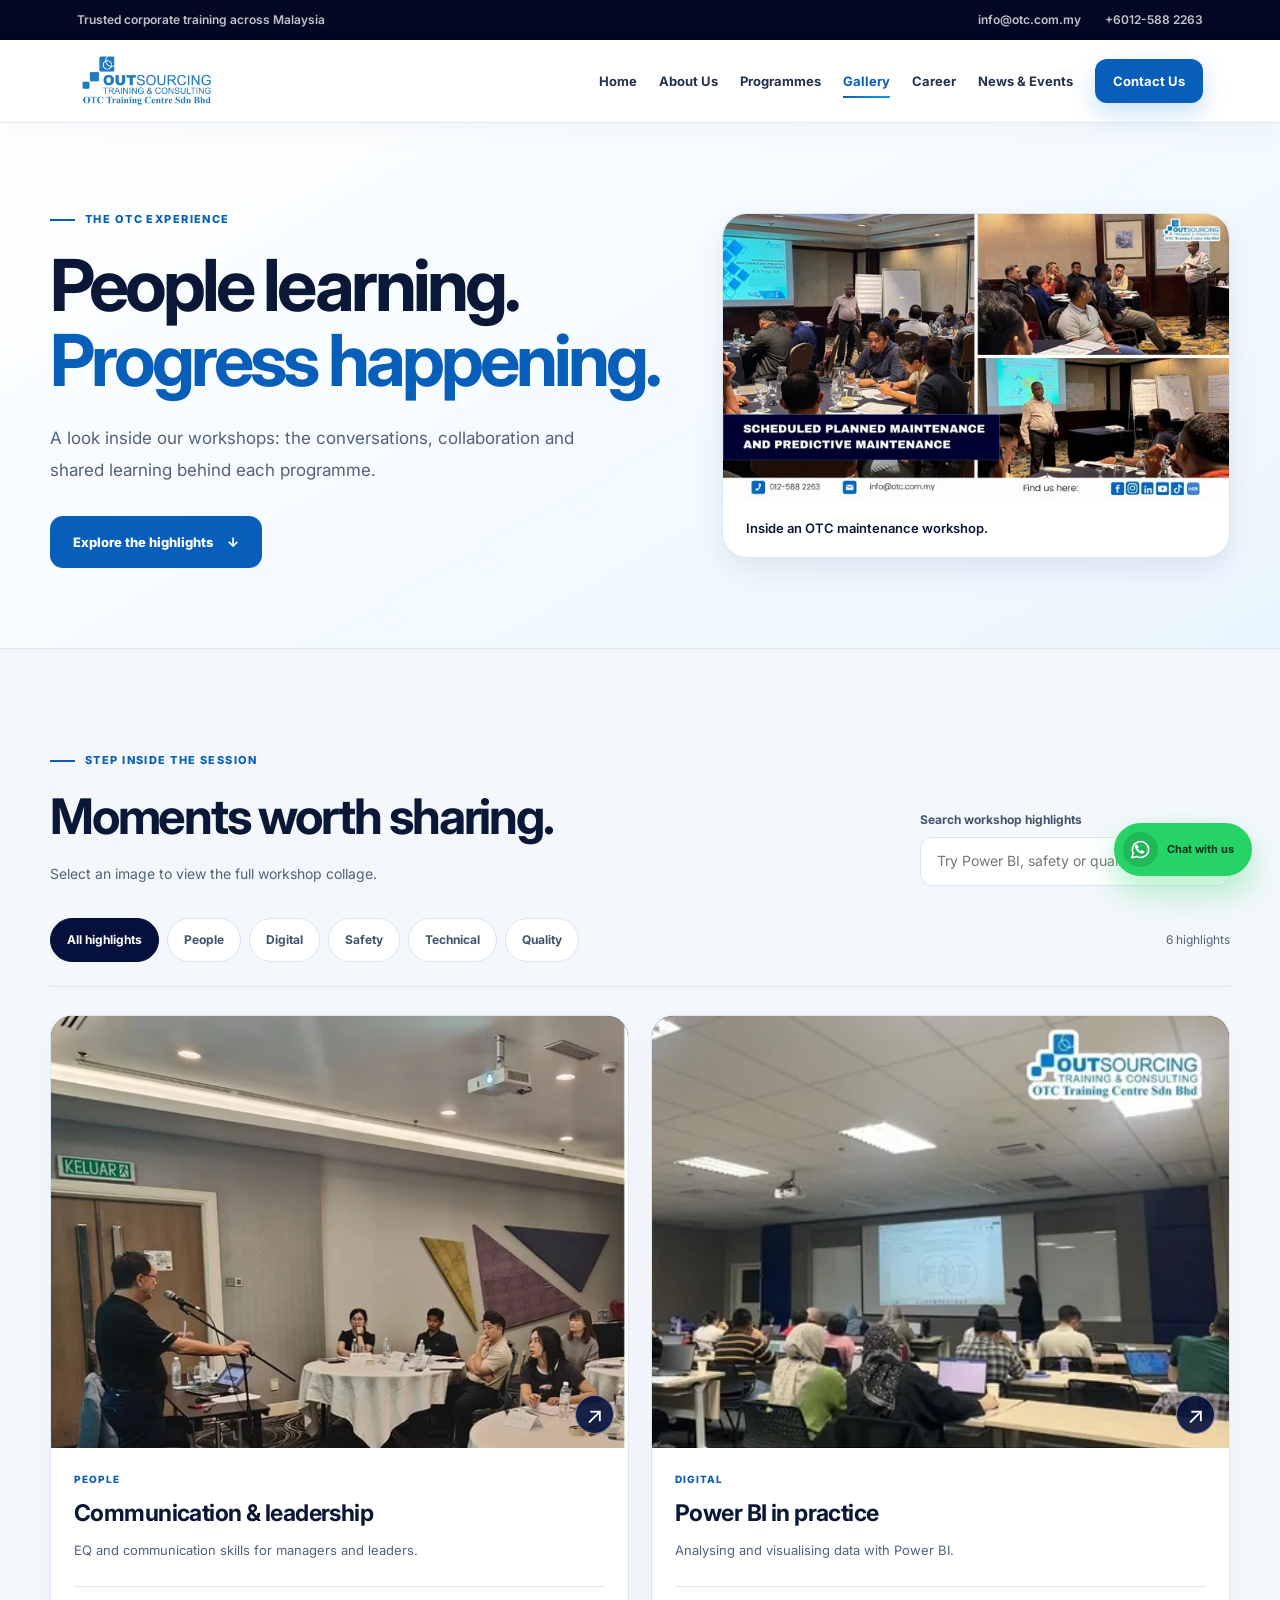
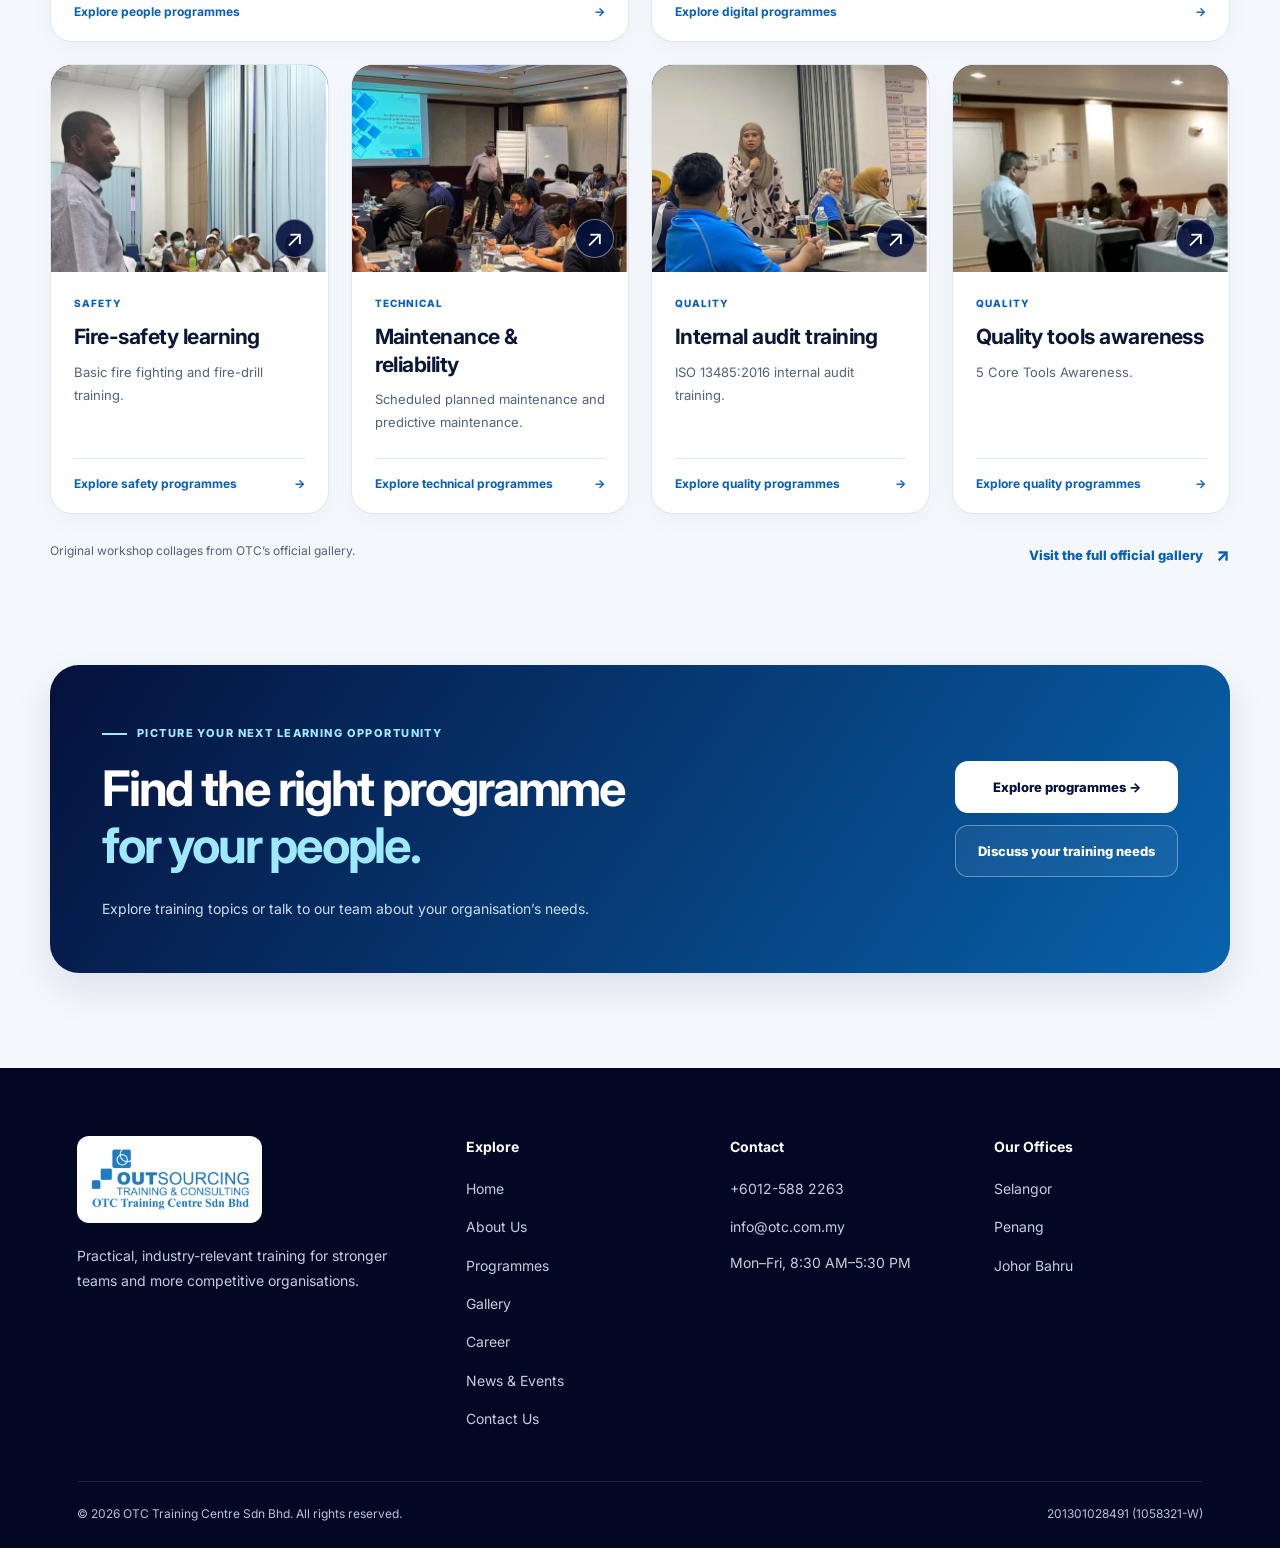
<file: otc-gallery-page/index.html>
<!DOCTYPE html><html lang="en"><head><meta charset="UTF-8" /><meta name="viewport" content="width=device-width, initial-scale=1.0" /><title>Gallery | Learning in Action at OTC Training Centre</title><meta name="description" content="Explore genuine OTC Training Centre workshop images, from communication and digital skills to safety, maintenance and quality training." /><link rel="preconnect" href="https://fonts.googleapis.com" /><link rel="preconnect" href="https://fonts.gstatic.com" crossorigin /><link href="https://fonts.googleapis.com/css2?family=Inter:wght@400;500;600;700;800&amp;display=swap" rel="stylesheet" /><link rel="stylesheet" href="../shared/site.css" /><link rel="stylesheet" href="style.css" /><script src="script.js" defer></script></head><body><a class="skip-link" href="#main-content">Skip to main content</a>
  <header class="topbar"><p>Trusted corporate training across Malaysia</p><div class="topbar-links"><a href="mailto:info@otc.com.my">info@otc.com.my</a><a href="tel:+60125882263">+6012-588 2263</a></div></header>
  <nav class="navbar" aria-label="Primary navigation">
    <a class="brand" href="../otc-home-page/index.html" aria-label="OTC Training Centre home"><img src="../otc-about-page/assets/otc-logo.png" alt="OTC Training Centre" width="420" height="139" /></a>
    <button class="menu-toggle" id="menuToggle" type="button" aria-expanded="false" aria-controls="navLinks" aria-label="Open navigation"><span></span><span></span><span></span></button>
    <ul class="nav-links" id="navLinks"><li><a href="../otc-home-page/index.html">Home</a></li><li><a href="../otc-about-page/index.html">About Us</a></li><li><a href="../otc-programmes-page/index.html">Programmes</a></li><li><a class="active" href="#main-content" aria-current="page">Gallery</a></li><li><a href="../otc-career-page/index.html">Career</a></li><li><a href="../otc-news-events-page/index.html">News &amp; Events</a></li><li><a class="nav-cta" href="../otc-contact-page/index.html">Contact Us</a></li></ul>
  </nav>



<main id="main-content"><section class="gallery-hero" aria-labelledby="page-title"><div class="section-shell hero-layout"><div><span class="eyebrow">The OTC experience</span><h1 id="page-title">People learning.<br /><span>Progress happening.</span></h1><p>A look inside our workshops: the conversations, collaboration and shared learning behind each programme.</p><a class="button" href="#workshop-gallery">Explore the highlights <span aria-hidden="true">↓</span></a></div><figure class="gallery-hero-photo"><img src="assets/maintenance-1120.webp" srcset="assets/maintenance-640.webp 640w, assets/maintenance-1120.webp 1120w" sizes="(max-width: 860px) 100vw, 540px" alt="Trainer and participants at an OTC maintenance workshop" width="2000" height="1125" fetchpriority="high" decoding="async" /><figcaption>Inside an OTC maintenance workshop.</figcaption></figure></div></section>
<section class="section gallery-section" id="workshop-gallery" aria-labelledby="gallery-title"><div class="section-shell"><div class="gallery-heading"><div><span class="eyebrow">Step inside the session</span><h2 id="gallery-title">Moments worth sharing.</h2><p>Select an image to view the full workshop collage.</p></div><div class="gallery-search gallery-control" hidden><label for="gallerySearch">Search workshop highlights</label><input type="search" id="gallerySearch" placeholder="Try Power BI, safety or quality" aria-controls="galleryGrid" /></div></div><div class="filter-row gallery-control" hidden><div class="gallery-filters" role="group" aria-label="Filter workshop images"><button class="gallery-filter" type="button" data-filter="all" aria-pressed="true" aria-controls="galleryGrid">All highlights</button><button class="gallery-filter" type="button" data-filter="people" aria-pressed="false" aria-controls="galleryGrid">People</button><button class="gallery-filter" type="button" data-filter="digital" aria-pressed="false" aria-controls="galleryGrid">Digital</button><button class="gallery-filter" type="button" data-filter="safety" aria-pressed="false" aria-controls="galleryGrid">Safety</button><button class="gallery-filter" type="button" data-filter="technical" aria-pressed="false" aria-controls="galleryGrid">Technical</button><button class="gallery-filter" type="button" data-filter="quality" aria-pressed="false" aria-controls="galleryGrid">Quality</button></div><p id="galleryCount" role="status" aria-live="polite" aria-atomic="true">6 highlights</p></div><div class="gallery-grid" id="galleryGrid"><article class="gallery-tile"><a class="gallery-item gallery-featured" href="../otc-home-page/assets/otc-workshop.webp" data-category="people" data-caption="EQ and communication skills for managers and leaders." data-title="Communication &amp; leadership" data-alt="OTC communication workshop with a trainer and participants" aria-label="Open full image: Communication &amp; leadership"><div class="gallery-picture"><img src="../otc-home-page/assets/otc-workshop-640.webp" srcset="../otc-home-page/assets/otc-workshop-640.webp 640w, ../otc-home-page/assets/otc-workshop-1120.webp 1120w" sizes="(max-width: 590px) 200vw, (max-width: 860px) 100vw, 1120px" alt="OTC communication workshop with a trainer and participants" width="2000" height="1125" loading="lazy" decoding="async" /><span class="gallery-expand" aria-hidden="true">↗</span></div><div class="gallery-caption"><span class="gallery-tag">people</span><h3>Communication &amp; leadership</h3><p>EQ and communication skills for managers and leaders.</p></div></a><a class="gallery-programme" href="../otc-programmes-page/index.html#category-leadership">Explore people programmes <span aria-hidden="true">→</span></a></article>
<article class="gallery-tile"><a class="gallery-item" href="../otc-home-page/assets/otc-power-bi.webp" data-category="digital" data-caption="Analysing and visualising data with Power BI." data-title="Power BI in practice" data-alt="OTC Power BI workshop with participants using laptops" aria-label="Open full image: Power BI in practice"><div class="gallery-picture"><img src="../otc-home-page/assets/otc-power-bi-640.webp" srcset="../otc-home-page/assets/otc-power-bi-640.webp 640w, ../otc-home-page/assets/otc-power-bi-1120.webp 1120w" sizes="(max-width: 590px) 200vw, (max-width: 860px) 100vw, 1120px" alt="OTC Power BI workshop with participants using laptops" width="2000" height="1125" loading="lazy" decoding="async" /><span class="gallery-expand" aria-hidden="true">↗</span></div><div class="gallery-caption"><span class="gallery-tag">digital</span><h3>Power BI in practice</h3><p>Analysing and visualising data with Power BI.</p></div></a><a class="gallery-programme" href="../otc-programmes-page/index.html#category-ai">Explore digital programmes <span aria-hidden="true">→</span></a></article>
<article class="gallery-tile"><a class="gallery-item" href="../otc-home-page/assets/otc-fire-drill.webp" data-category="safety" data-caption="Basic fire fighting and fire-drill training." data-title="Fire-safety learning" data-alt="Trainer presenting an OTC fire-safety workshop" aria-label="Open full image: Fire-safety learning"><div class="gallery-picture"><img src="../otc-home-page/assets/otc-fire-drill-640.webp" srcset="../otc-home-page/assets/otc-fire-drill-640.webp 640w, ../otc-home-page/assets/otc-fire-drill-1120.webp 1120w" sizes="(max-width: 590px) 200vw, (max-width: 860px) 100vw, 1120px" alt="Trainer presenting an OTC fire-safety workshop" width="2000" height="1125" loading="lazy" decoding="async" /><span class="gallery-expand" aria-hidden="true">↗</span></div><div class="gallery-caption"><span class="gallery-tag">safety</span><h3>Fire-safety learning</h3><p>Basic fire fighting and fire-drill training.</p></div></a><a class="gallery-programme" href="../otc-programmes-page/index.html#category-safety">Explore safety programmes <span aria-hidden="true">→</span></a></article>
<article class="gallery-tile"><a class="gallery-item" href="assets/maintenance.webp" data-category="technical" data-caption="Scheduled planned maintenance and predictive maintenance." data-title="Maintenance &amp; reliability" data-alt="OTC maintenance workshop with a trainer and participants" aria-label="Open full image: Maintenance &amp; reliability"><div class="gallery-picture"><img src="assets/maintenance-640.webp" srcset="assets/maintenance-640.webp 640w, assets/maintenance-1120.webp 1120w" sizes="(max-width: 590px) 200vw, (max-width: 860px) 100vw, 1120px" alt="OTC maintenance workshop with a trainer and participants" width="2000" height="1125" loading="lazy" decoding="async" /><span class="gallery-expand" aria-hidden="true">↗</span></div><div class="gallery-caption"><span class="gallery-tag">technical</span><h3>Maintenance &amp; reliability</h3><p>Scheduled planned maintenance and predictive maintenance.</p></div></a><a class="gallery-programme" href="../otc-programmes-page/index.html#category-technical">Explore technical programmes <span aria-hidden="true">→</span></a></article>
<article class="gallery-tile"><a class="gallery-item" href="assets/iso-audit.webp" data-category="quality" data-caption="ISO 13485:2016 internal audit training." data-title="Internal audit training" data-alt="Participants collaborating during an OTC internal audit workshop" aria-label="Open full image: Internal audit training"><div class="gallery-picture"><img src="assets/iso-audit-640.webp" srcset="assets/iso-audit-640.webp 640w, assets/iso-audit-1120.webp 1120w" sizes="(max-width: 590px) 200vw, (max-width: 860px) 100vw, 1120px" alt="Participants collaborating during an OTC internal audit workshop" width="2000" height="1125" loading="lazy" decoding="async" /><span class="gallery-expand" aria-hidden="true">↗</span></div><div class="gallery-caption"><span class="gallery-tag">quality</span><h3>Internal audit training</h3><p>ISO 13485:2016 internal audit training.</p></div></a><a class="gallery-programme" href="../otc-programmes-page/index.html#category-quality">Explore quality programmes <span aria-hidden="true">→</span></a></article>
<article class="gallery-tile"><a class="gallery-item" href="assets/quality-tools.webp" data-category="quality" data-caption="5 Core Tools Awareness." data-title="Quality tools awareness" data-alt="OTC quality-tools workshop with participants and a trainer" aria-label="Open full image: Quality tools awareness"><div class="gallery-picture"><img src="assets/quality-tools-640.webp" srcset="assets/quality-tools-640.webp 640w, assets/quality-tools-1120.webp 1120w" sizes="(max-width: 590px) 200vw, (max-width: 860px) 100vw, 1120px" alt="OTC quality-tools workshop with participants and a trainer" width="2000" height="1125" loading="lazy" decoding="async" /><span class="gallery-expand" aria-hidden="true">↗</span></div><div class="gallery-caption"><span class="gallery-tag">quality</span><h3>Quality tools awareness</h3><p>5 Core Tools Awareness.</p></div></a><a class="gallery-programme" href="../otc-programmes-page/index.html#category-quality">Explore quality programmes <span aria-hidden="true">→</span></a></article></div><div class="gallery-empty" id="galleryEmpty" hidden><h3>No matching workshop highlights.</h3><p>Try another topic or reset the filters.</p><button class="button" type="button" id="galleryReset">Reset search &amp; filters</button></div><div class="gallery-source"><p>Original workshop collages from OTC’s official gallery.</p><a class="text-link" href="https://otc.com.my/galleryotc/">Visit the full official gallery <span aria-hidden="true">↗</span></a></div></div></section>
<section class="section gallery-cta"><div class="section-shell cta-panel"><div><span class="eyebrow eyebrow-light">Picture your next learning opportunity</span><h2>Find the right programme<br /><span>for your people.</span></h2><p>Explore training topics or talk to our team about your organisation’s needs.</p></div><div class="cta-actions"><a class="button button-light" href="../otc-programmes-page/index.html">Explore programmes →</a><a class="button button-ghost" href="../otc-contact-page/index.html#contact">Discuss your training needs</a></div></div></section></main>
  <footer class="footer"><div class="footer-main"><div class="footer-brand"><img src="../otc-about-page/assets/otc-logo.png" alt="OTC Training Centre" width="420" height="139" /><p>Practical, industry-relevant training for stronger teams and more competitive organisations.</p></div>
    <div class="footer-column"><h3>Explore</h3><a href="../otc-home-page/index.html">Home</a><a href="../otc-about-page/index.html">About Us</a><a href="../otc-programmes-page/index.html">Programmes</a><a href="#main-content">Gallery</a><a href="../otc-career-page/index.html">Career</a><a href="../otc-news-events-page/index.html">News &amp; Events</a><a href="../otc-contact-page/index.html">Contact Us</a></div>
    <div class="footer-column"><h3>Contact</h3><a href="tel:+60125882263">+6012-588 2263</a><a href="mailto:info@otc.com.my">info@otc.com.my</a><p>Mon–Fri, 8:30 AM–5:30 PM</p></div>
    <div class="footer-column"><h3>Our Offices</h3><a href="../otc-contact-page/index.html#offices">Selangor</a><a href="../otc-contact-page/index.html#offices">Penang</a><a href="../otc-contact-page/index.html#offices">Johor Bahru</a></div>
  </div><div class="footer-bottom"><p>&copy; <span id="currentYear">2026</span> OTC Training Centre Sdn Bhd. All rights reserved.</p><p>201301028491 (1058321-W)</p></div></footer>
<a class="floating-whatsapp" href="https://wa.me/60125882263?text=Hi%20OTC%2C%20I%20would%20like%20to%20enquire%20about%20your%20training%20programmes." target="_blank" rel="noopener noreferrer" aria-label="Chat with OTC on WhatsApp"><span aria-hidden="true"><svg class="whatsapp-mark" viewBox="0 0 24 24" fill="none" aria-hidden="true" focusable="false"><path d="M20.5 11.7a8.5 8.5 0 0 1-12.6 7.5L3 20.5l1.3-4.7a8.5 8.5 0 1 1 16.2-4.1Z" stroke="currentColor" stroke-width="1.65" stroke-linecap="round" stroke-linejoin="round"/><path d="M8.1 6.9c.3-.2.7-.1.8.2l1.1 2.2c.1.3.1.5-.1.7l-.8.9c.6 1.2 1.7 2.3 3 2.9l.8-.9c.2-.2.5-.3.7-.1l2.2 1.1c.3.1.4.5.2.8-.6 1.4-1.7 1.8-3.1 1.4-3.2-.9-5.9-3.7-6.6-6.3-.4-1.3.2-2.3 1.8-2.9Z" fill="currentColor"/></svg></span><strong>Chat with us</strong></a>
  <button class="back-to-top" id="backToTop" type="button" aria-label="Back to top"><span aria-hidden="true">↑</span><strong>Back to top</strong></button>
<dialog class="gallery-dialog" id="galleryDialog" aria-labelledby="viewerTitle" aria-describedby="viewerCaption"><div class="viewer-panel"><div class="viewer-heading"><h2 id="viewerTitle">Workshop highlight</h2><button type="button" id="viewerClose" aria-label="Close image viewer" autofocus>×</button></div><div class="viewer-stage" id="viewerStage" aria-busy="false"><img id="viewerImage" alt="" width="2000" height="1125" /><div class="viewer-feedback" id="viewerFeedback" hidden><p id="viewerStatus" role="status" aria-live="polite" aria-atomic="true"></p><button id="viewerRetry" type="button" hidden>Try again</button></div></div><p id="viewerCaption"></p><div class="viewer-controls"><button id="viewerPrevious" type="button" aria-label="Previous workshop image">← Previous</button><span id="viewerPosition" role="status" aria-live="polite" aria-atomic="true"></span><button id="viewerNext" type="button" aria-label="Next workshop image">Next →</button></div></div></dialog>
</body></html>
</file>
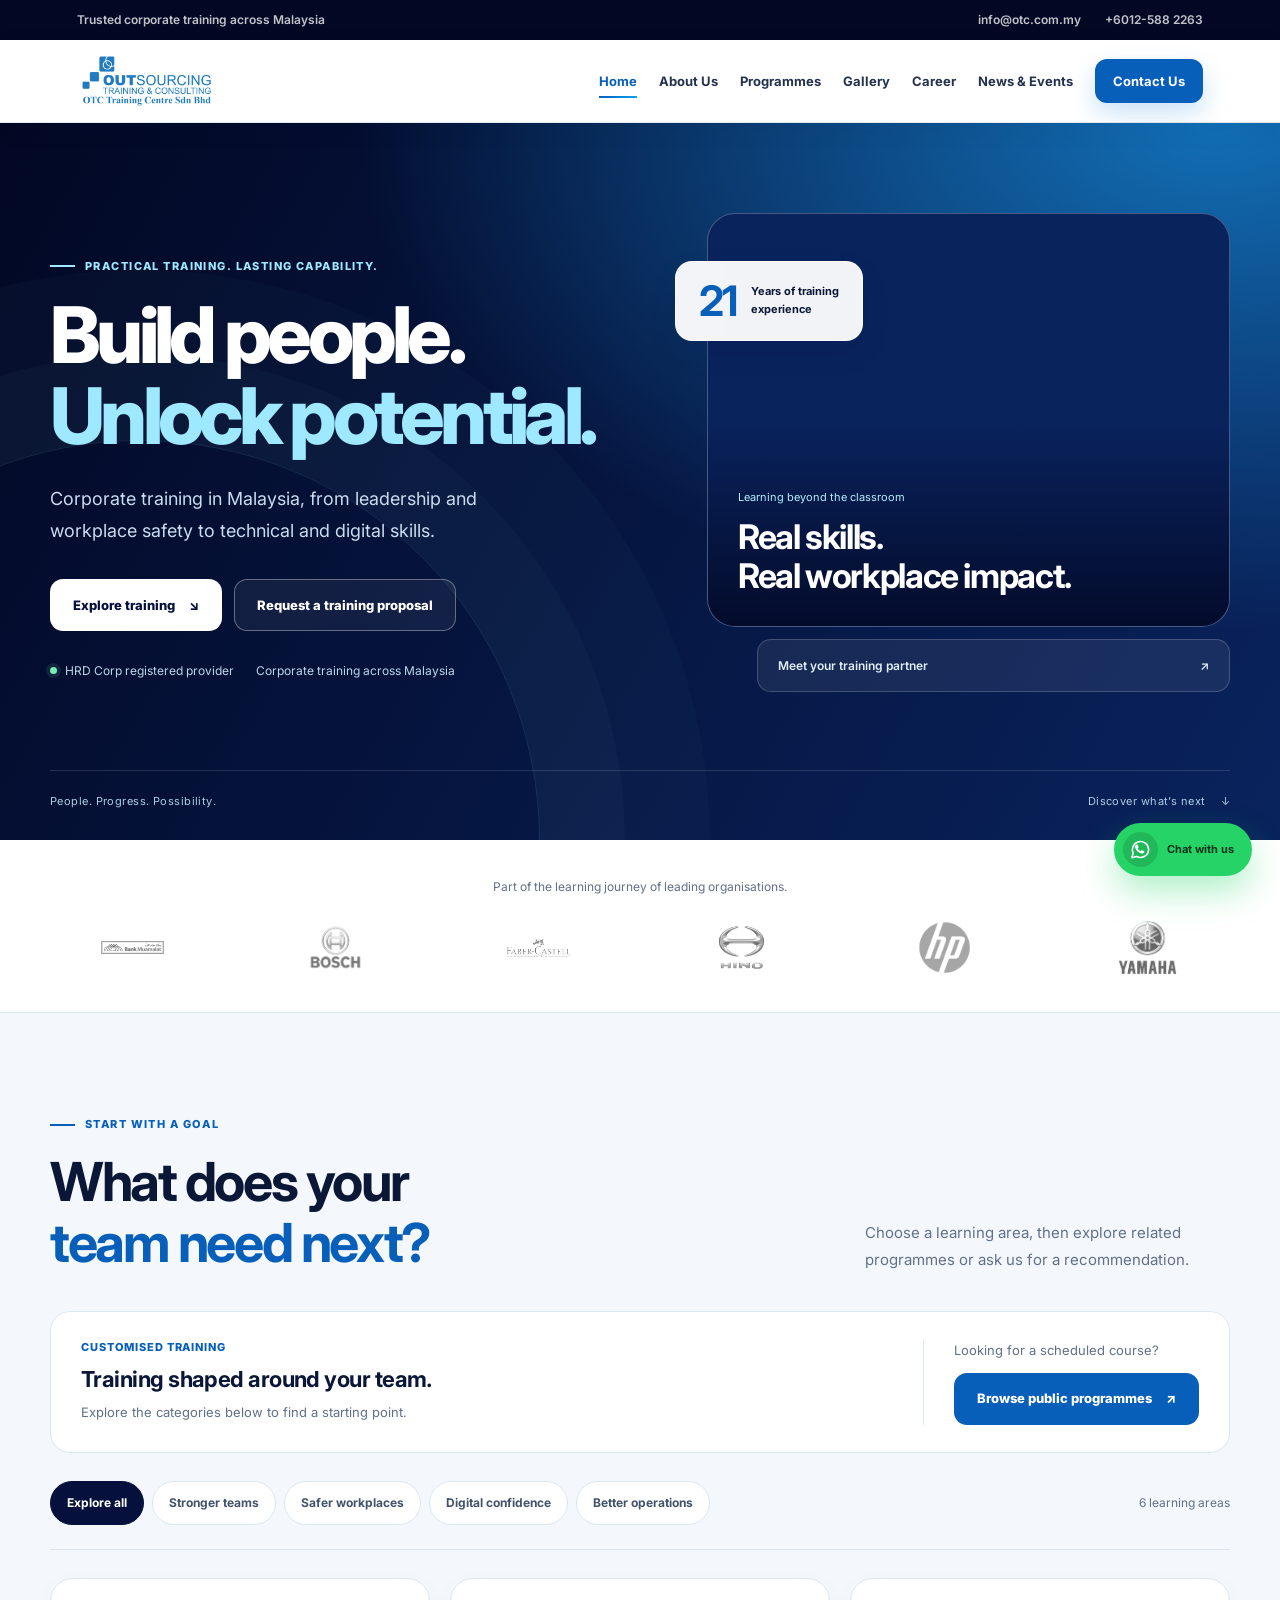
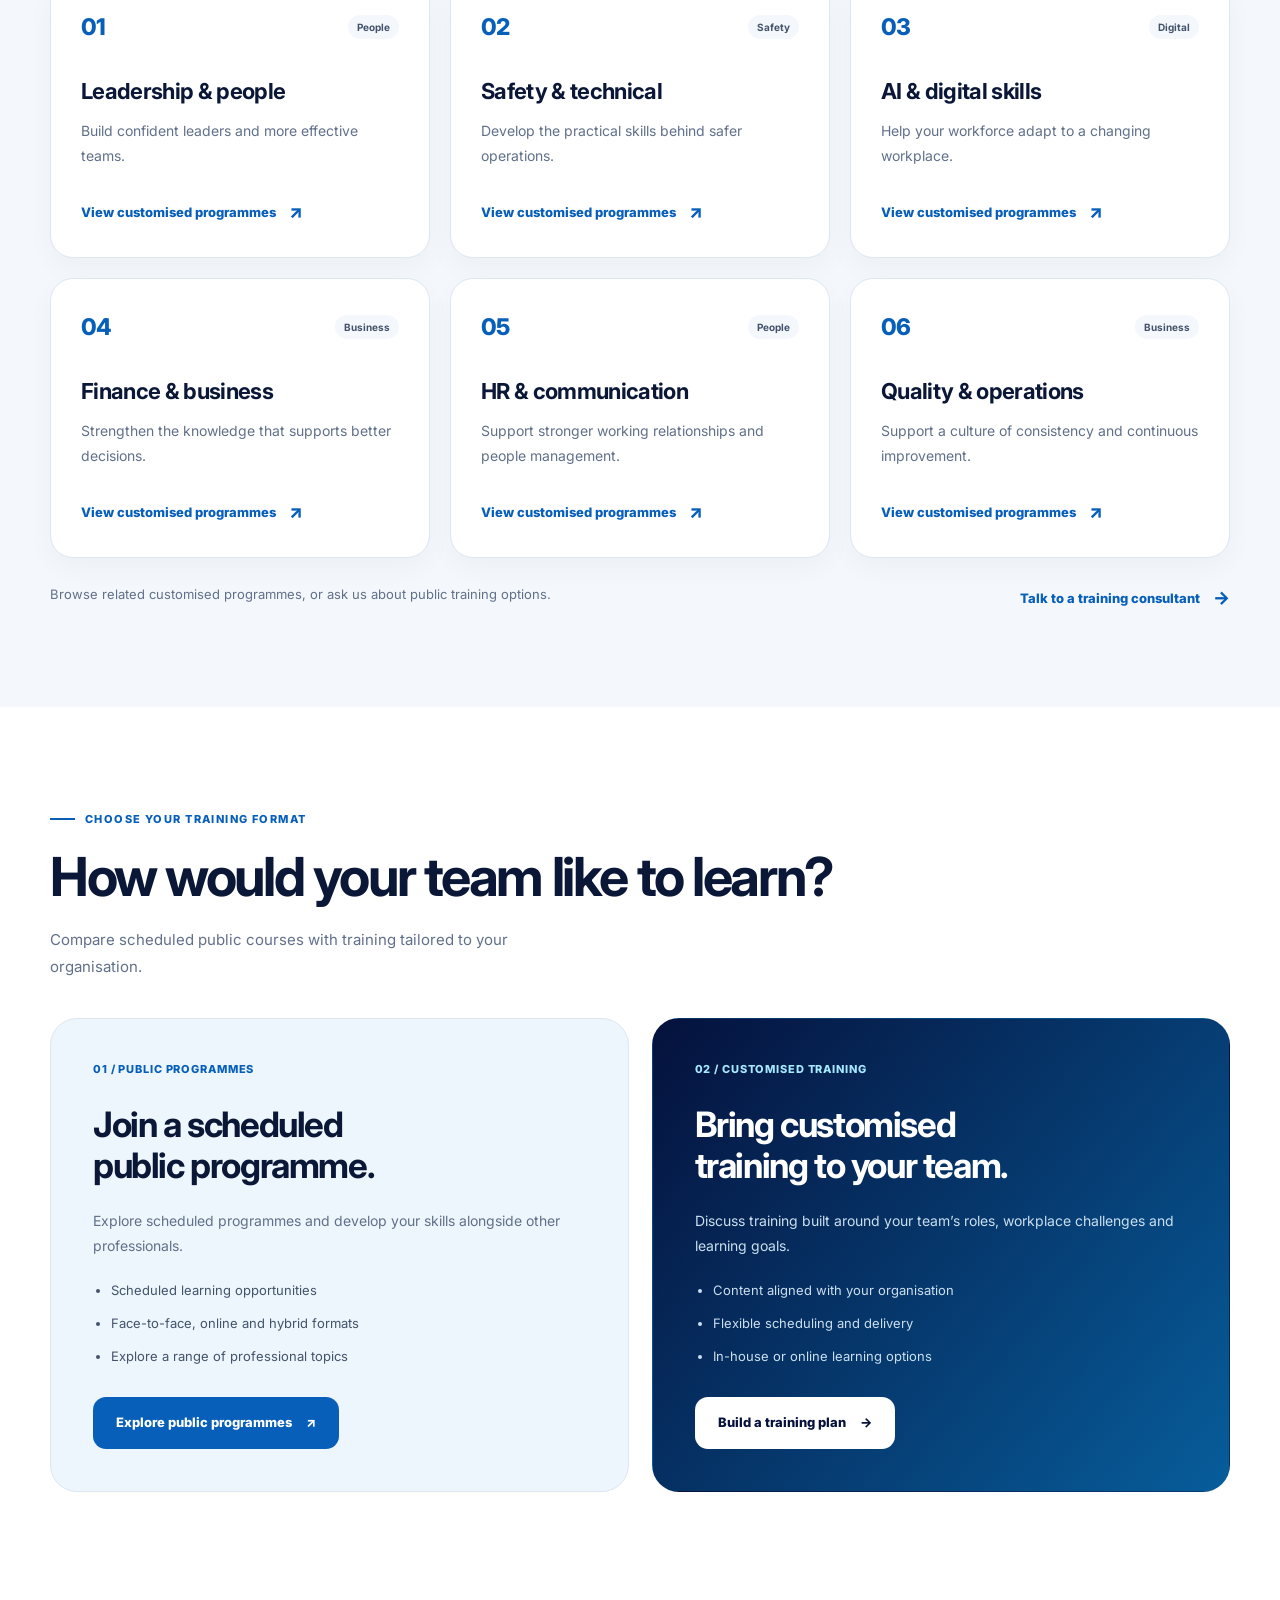
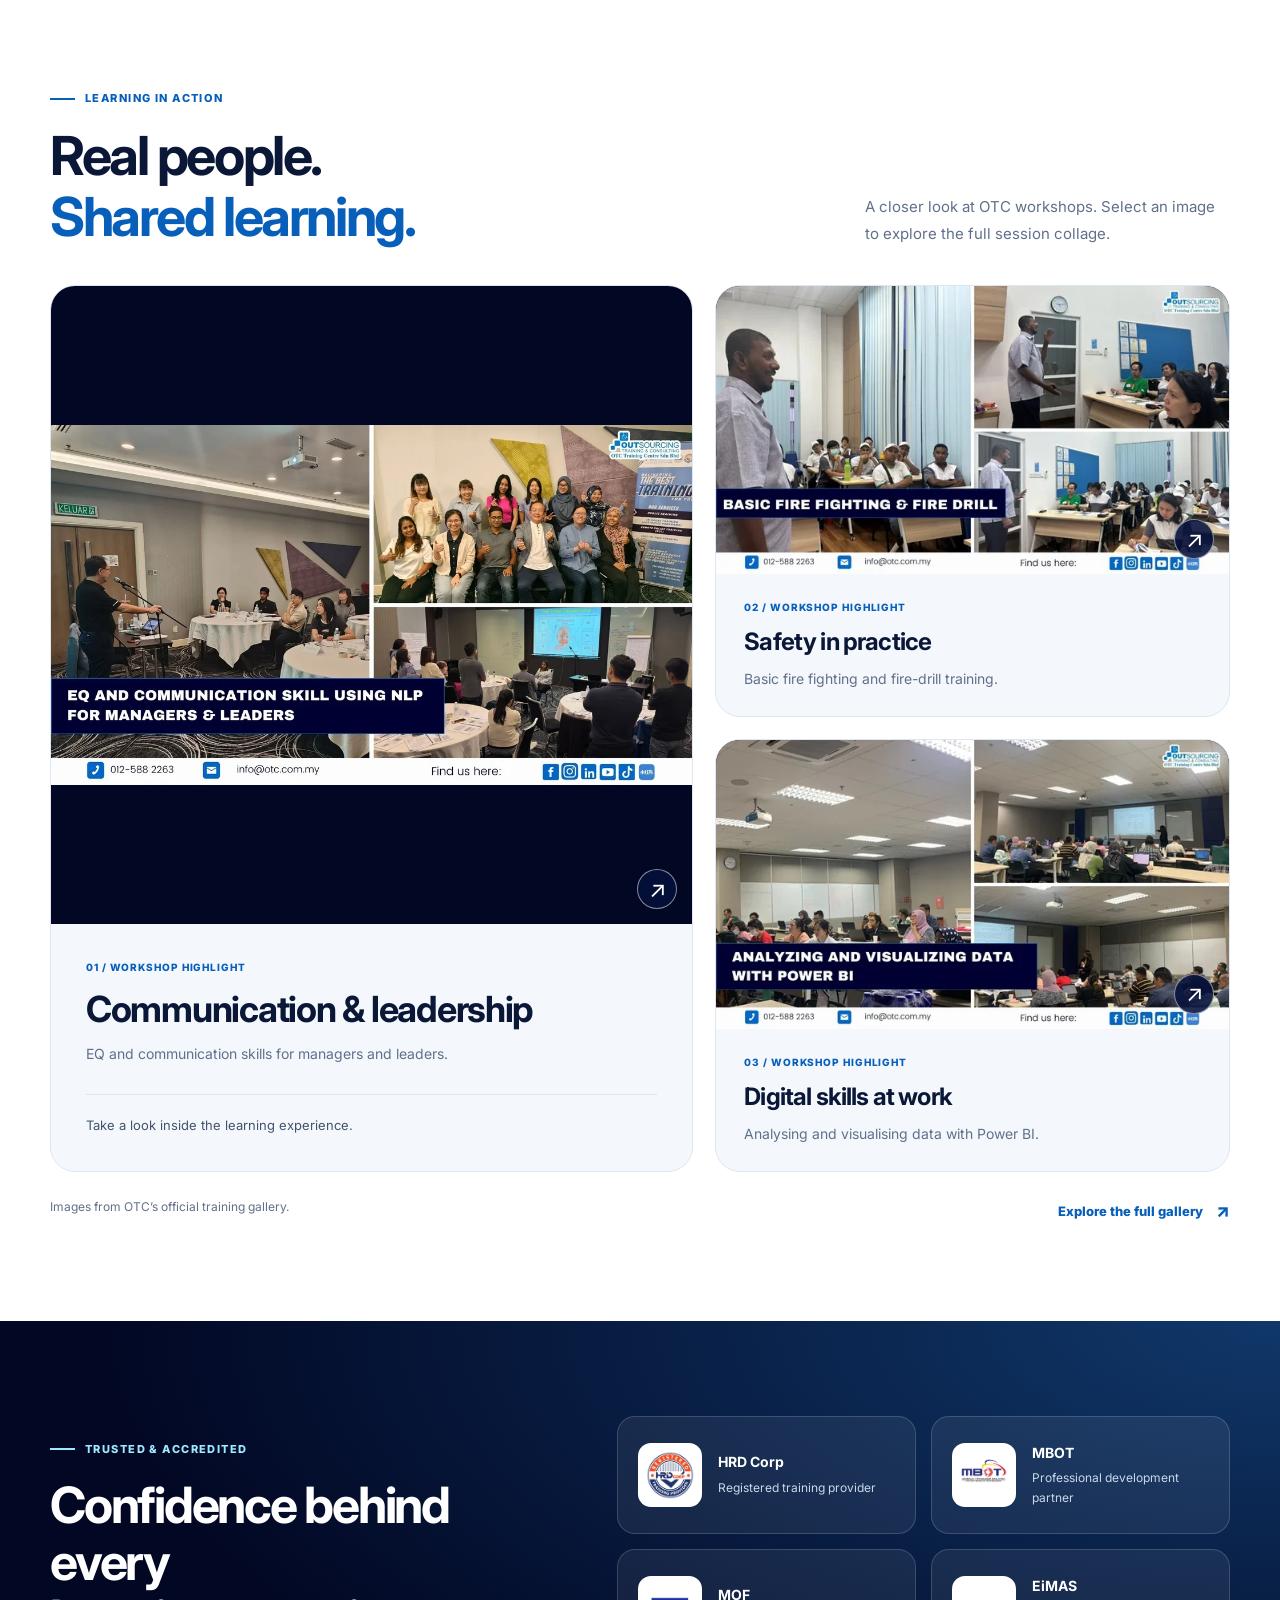
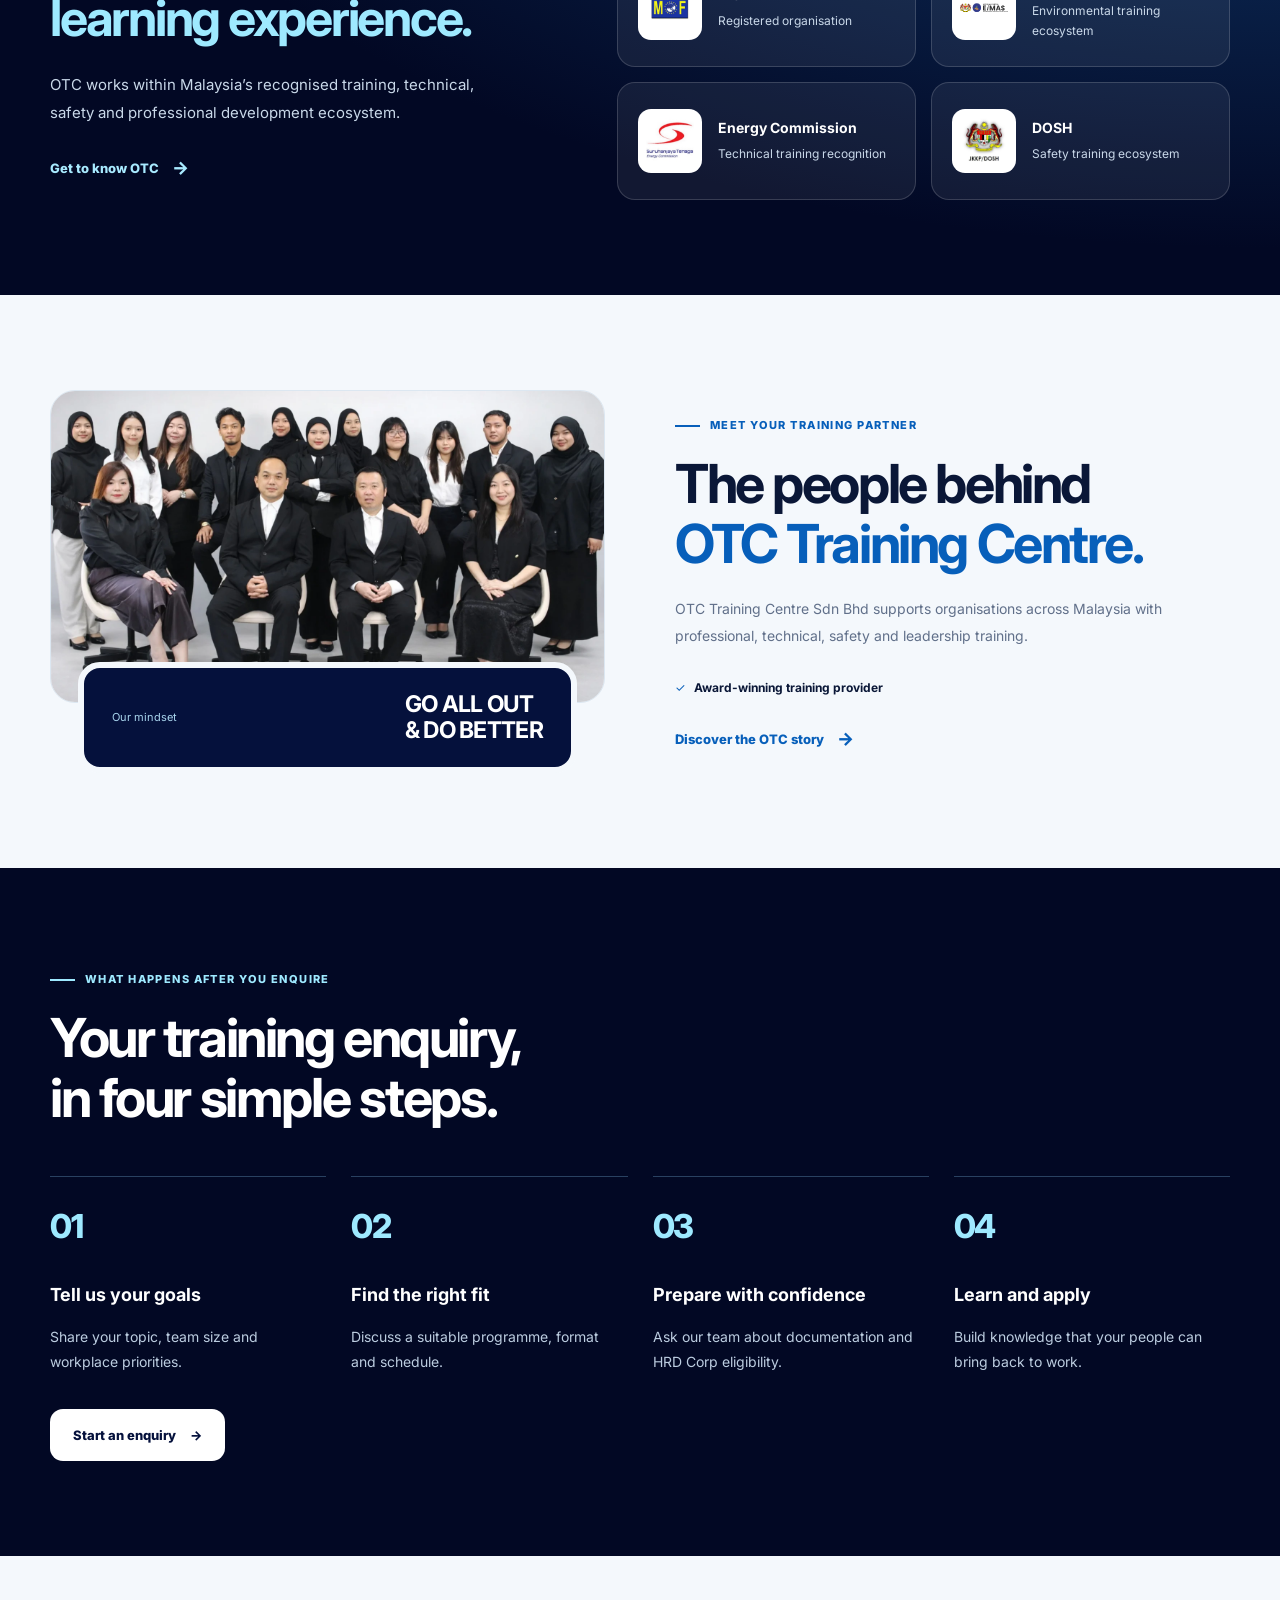
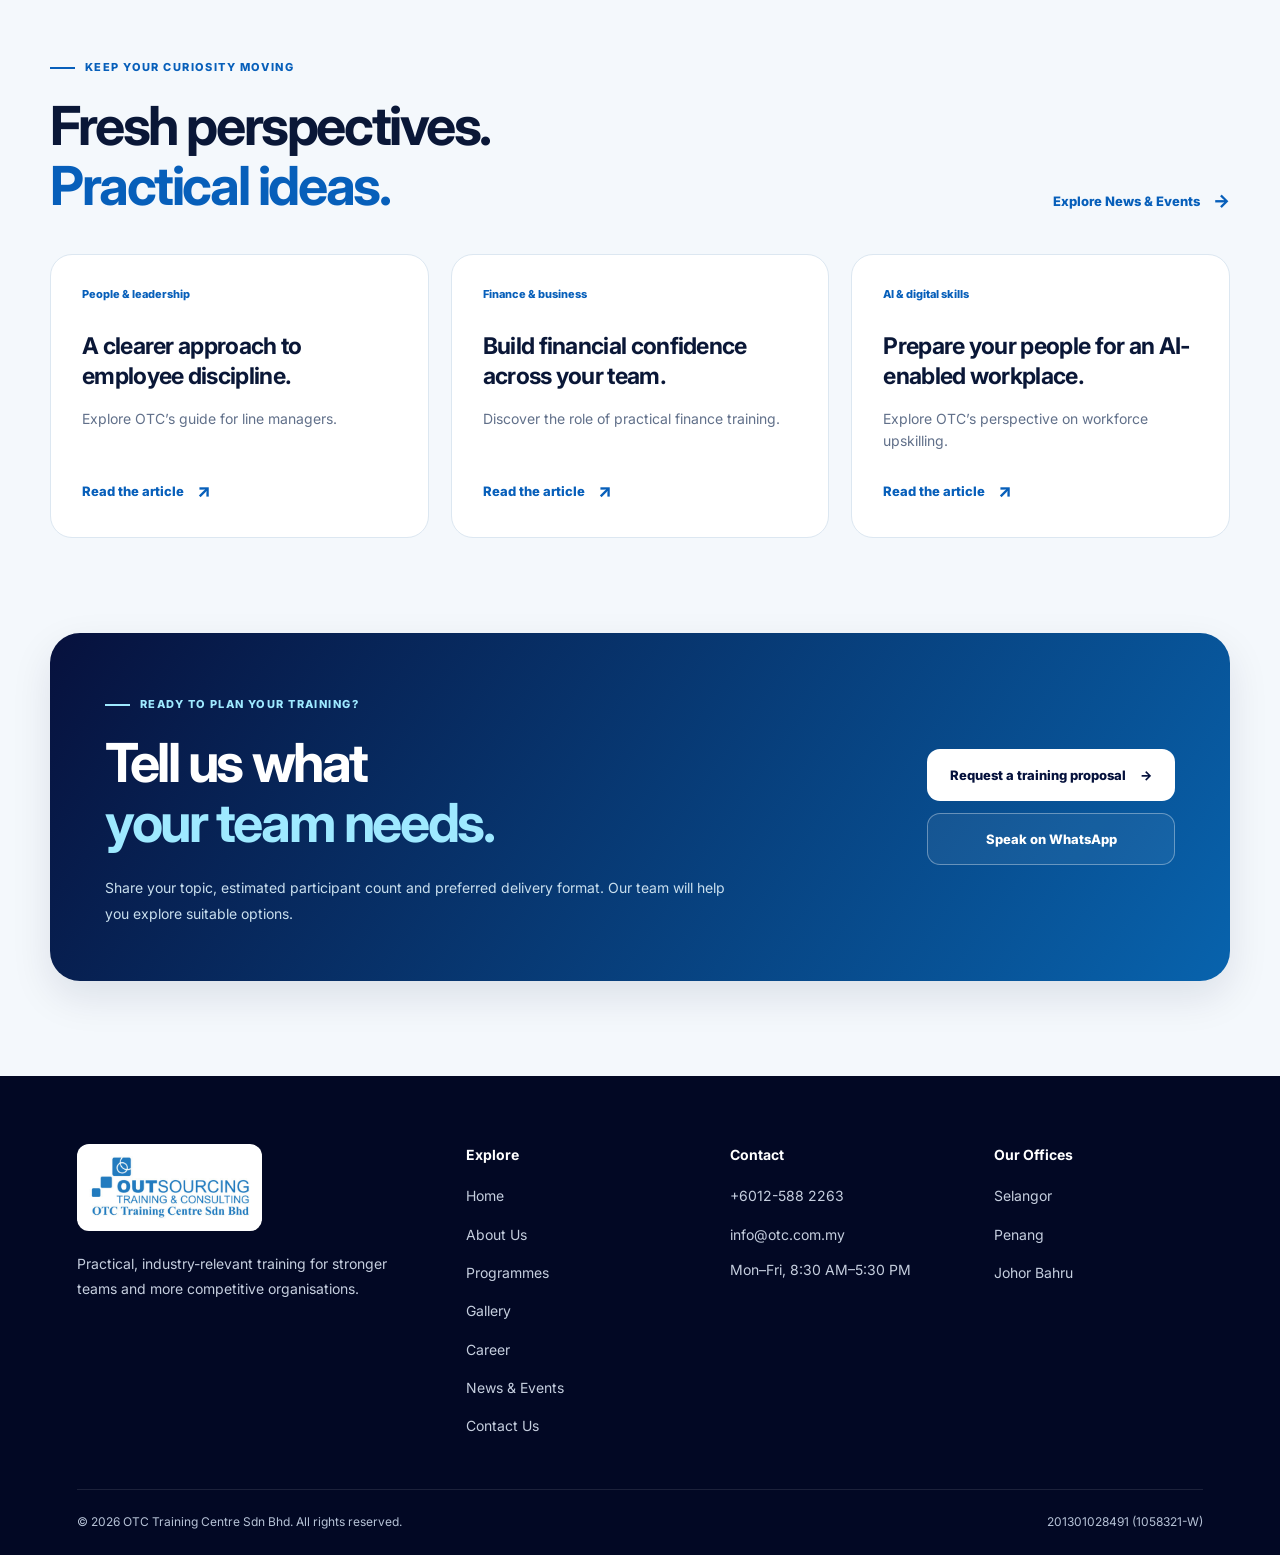
<file: otc-home-page/index.html>
<!DOCTYPE html>
<html lang="en">
<head>
  <meta charset="UTF-8" /><meta name="viewport" content="width=device-width, initial-scale=1.0" />
  <title>OTC Training Centre | Build People. Unlock Potential.</title>
  <meta name="description" content="Practical corporate training in Malaysia. Explore public programmes and customised training with OTC Training Centre Sdn Bhd." />
  <link rel="preconnect" href="https://fonts.googleapis.com" /><link rel="preconnect" href="https://fonts.gstatic.com" crossorigin />
  <link href="https://fonts.googleapis.com/css2?family=Inter:wght@400;500;600;700;800&amp;display=swap" rel="stylesheet" />
  <link rel="stylesheet" href="../shared/site.css" />
  <link rel="stylesheet" href="style.css" /><script src="script.js" defer></script>
</head>
<body>
  <a class="skip-link" href="#main-content">Skip to main content</a>
  <header class="topbar"><p>Trusted corporate training across Malaysia</p><div class="topbar-links"><a href="mailto:info@otc.com.my">info@otc.com.my</a><a href="tel:+60125882263">+6012-588 2263</a></div></header>
  <nav class="navbar" aria-label="Primary navigation">
    <a class="brand" href="../otc-home-page/index.html" aria-label="OTC Training Centre home"><img src="../otc-about-page/assets/otc-logo.png" alt="OTC Training Centre" width="420" height="139" /></a>
    <button class="menu-toggle" id="menuToggle" type="button" aria-expanded="false" aria-controls="navLinks" aria-label="Open navigation"><span></span><span></span><span></span></button>
    <ul class="nav-links" id="navLinks"><li><a class="active" href="../otc-home-page/index.html" aria-current="page">Home</a></li><li><a href="../otc-about-page/index.html">About Us</a></li><li><a href="../otc-programmes-page/index.html">Programmes</a></li><li><a href="../otc-gallery-page/index.html">Gallery</a></li><li><a href="../otc-career-page/index.html">Career</a></li><li><a href="../otc-news-events-page/index.html">News &amp; Events</a></li><li><a class="nav-cta" href="../otc-contact-page/index.html">Contact Us</a></li></ul>
  </nav>

  <main id="main-content">
    <section class="home-hero" aria-labelledby="hero-title"><div class="hero-orbit" aria-hidden="true"></div><div class="section-shell hero-grid">
      <div class="hero-copy"><span class="eyebrow eyebrow-light">Practical training. Lasting capability.</span><h1 id="hero-title">Build people.<br /><span>Unlock potential.</span></h1><p>Corporate training in Malaysia, from leadership and workplace safety to technical and digital skills.</p>
        <div class="hero-actions"><a class="button button-light" href="#programmes">Explore training <span aria-hidden="true">↘</span></a><a class="button button-ghost" href="../otc-contact-page/index.html#contact">Request a training proposal</a></div>
        <div class="hero-credentials"><span><i aria-hidden="true"></i> HRD Corp registered provider</span><span>Corporate training across Malaysia</span></div>
      </div>
      <div class="hero-visual"><div class="photo-frame"><div class="workshop-photo"><img src="assets/otc-workshop-1120.webp" srcset="assets/otc-workshop-1120.webp 1120w, assets/otc-workshop.webp 2000w" sizes="(max-width: 860px) 1200px, (max-width: 1050px) 88vw, 1050px" alt="Trainer presenting to participants at an OTC communication workshop" width="2000" height="1125" fetchpriority="high" decoding="async" /></div><div class="photo-caption"><span>Learning beyond the classroom</span><strong>Real skills.<br />Real workplace impact.</strong></div></div><div class="experience-note"><strong>21</strong><span>Years of training<br />experience</span></div><a class="visual-link" href="../otc-about-page/index.html"><span>Meet your training partner</span><span aria-hidden="true">↗</span></a></div>
    </div><div class="section-shell hero-bottom"><span>People. Progress. Possibility.</span><a href="#programmes">Discover what’s next <span aria-hidden="true">↓</span></a></div></section>
    <section class="client-strip" aria-label="A selection of organisations served by OTC"><div class="section-shell"><p>Part of the learning journey of leading organisations.</p><div class="logo-row"><img src="../otc-about-page/assets/client-bank-muamalat.png" alt="Bank Muamalat" width="160" height="65" loading="lazy" /><img src="../otc-about-page/assets/client-bosch.png" alt="Bosch" width="160" height="65" loading="lazy" /><img src="../otc-about-page/assets/client-faber-castell.png" alt="Faber-Castell" width="160" height="65" loading="lazy" /><img src="../otc-about-page/assets/client-hino.png" alt="Hino" width="160" height="65" loading="lazy" /><img src="../otc-about-page/assets/client-hp.png" alt="HP" width="160" height="65" loading="lazy" /><img src="../otc-about-page/assets/client-yamaha.png" alt="Yamaha" width="160" height="65" loading="lazy" /></div></div></section>
    <section class="section programme-section" id="programmes" aria-labelledby="programmes-title"><div class="section-shell"><div class="section-heading split-heading reveal"><div><span class="eyebrow">Start with a goal</span><h2 id="programmes-title">What does your<br /><span>team need next?</span></h2></div><p>Choose a learning area, then explore related programmes or ask us for a recommendation.</p></div>
      <div class="training-choice" aria-label="Choose a training format">
        <div class="training-choice-copy"><span class="choice-label">Customised training</span><h3>Training shaped around your team.</h3><p>Explore the categories below to find a starting point.</p></div>
        <div class="public-choice"><p>Looking for a scheduled course?</p><a class="button" href="../otc-programmes-page/index.html#public-programmes">Browse public programmes <span aria-hidden="true">↗</span></a></div>
      </div>
      <div class="goal-bar" id="goalBar" hidden><div class="goal-filters" role="group" aria-label="Filter customised training by development goal"><button type="button" class="goal-button" data-goal="all" aria-pressed="true" aria-controls="programmeGrid">Explore all</button><button type="button" class="goal-button" data-goal="people" aria-pressed="false" aria-controls="programmeGrid">Stronger teams</button><button type="button" class="goal-button" data-goal="safety" aria-pressed="false" aria-controls="programmeGrid">Safer workplaces</button><button type="button" class="goal-button" data-goal="digital" aria-pressed="false" aria-controls="programmeGrid">Digital confidence</button><button type="button" class="goal-button" data-goal="business" aria-pressed="false" aria-controls="programmeGrid">Better operations</button></div><p id="programmeCount" role="status" aria-live="polite" aria-atomic="true">6 learning areas</p></div>
      <div class="programme-grid" id="programmeGrid"><article class="programme-card reveal" data-goal="people"><div class="category-top"><span class="category-number">01</span><span class="category-label">People</span></div><h3>Leadership &amp; people</h3><p>Build confident leaders and more effective teams.</p><a href="../otc-programmes-page/index.html#category-leadership" class="text-link" aria-label="Explore customised programmes for Leadership &amp; people">View customised programmes <span aria-hidden="true">↗</span></a></article>
<article class="programme-card reveal" data-goal="safety"><div class="category-top"><span class="category-number">02</span><span class="category-label">Safety</span></div><h3>Safety &amp; technical</h3><p>Develop the practical skills behind safer operations.</p><a href="../otc-programmes-page/index.html#category-safety" class="text-link" aria-label="Explore customised programmes for Safety &amp; technical">View customised programmes <span aria-hidden="true">↗</span></a></article>
<article class="programme-card reveal" data-goal="digital"><div class="category-top"><span class="category-number">03</span><span class="category-label">Digital</span></div><h3>AI &amp; digital skills</h3><p>Help your workforce adapt to a changing workplace.</p><a href="../otc-programmes-page/index.html#category-ai" class="text-link" aria-label="Explore customised programmes for AI &amp; digital skills">View customised programmes <span aria-hidden="true">↗</span></a></article>
<article class="programme-card reveal" data-goal="business"><div class="category-top"><span class="category-number">04</span><span class="category-label">Business</span></div><h3>Finance &amp; business</h3><p>Strengthen the knowledge that supports better decisions.</p><a href="../otc-programmes-page/index.html#category-finance" class="text-link" aria-label="Explore customised programmes for Finance &amp; business">View customised programmes <span aria-hidden="true">↗</span></a></article>
<article class="programme-card reveal" data-goal="people"><div class="category-top"><span class="category-number">05</span><span class="category-label">People</span></div><h3>HR &amp; communication</h3><p>Support stronger working relationships and people management.</p><a href="../otc-programmes-page/index.html#category-hr" class="text-link" aria-label="Explore customised programmes for HR &amp; communication">View customised programmes <span aria-hidden="true">↗</span></a></article>
<article class="programme-card reveal" data-goal="business"><div class="category-top"><span class="category-number">06</span><span class="category-label">Business</span></div><h3>Quality &amp; operations</h3><p>Support a culture of consistency and continuous improvement.</p><a href="../otc-programmes-page/index.html#category-quality" class="text-link" aria-label="Explore customised programmes for Quality &amp; operations">View customised programmes <span aria-hidden="true">↗</span></a></article></div><div class="programme-help"><p>Browse related customised programmes, or ask us about public training options.</p><a class="text-link" href="../otc-contact-page/index.html#contact">Talk to a training consultant <span aria-hidden="true">→</span></a></div>
    </div></section>
    <section class="section pathways-section" aria-labelledby="pathways-title"><div class="section-shell"><div class="section-heading reveal"><span class="eyebrow">Choose your training format</span><h2 id="pathways-title">How would your team like to learn?</h2><p>Compare scheduled public courses with training tailored to your organisation.</p></div><div class="pathway-grid">
      <article class="pathway-card public-path reveal"><span class="pathway-index">01 / PUBLIC PROGRAMMES</span><h3>Join a scheduled<br />public programme.</h3><p>Explore scheduled programmes and develop your skills alongside other professionals.</p><ul><li>Scheduled learning opportunities</li><li>Face-to-face, online and hybrid formats</li><li>Explore a range of professional topics</li></ul><a class="button" href="../otc-programmes-page/index.html#public-programmes">Explore public programmes <span aria-hidden="true">↗</span></a></article>
      <article class="pathway-card custom-path reveal"><span class="pathway-index">02 / CUSTOMISED TRAINING</span><h3>Bring customised<br />training to your team.</h3><p>Discuss training built around your team’s roles, workplace challenges and learning goals.</p><ul><li>Content aligned with your organisation</li><li>Flexible scheduling and delivery</li><li>In-house or online learning options</li></ul><a class="button button-light" href="../otc-contact-page/index.html?training=team-training#contact">Build a training plan <span aria-hidden="true">→</span></a></article>
    </div></div></section>
    <section class="section showcase-section" aria-labelledby="showcase-title">
      <div class="section-shell">
        <div class="section-heading split-heading reveal"><div><span class="eyebrow">Learning in action</span><h2 id="showcase-title">Real people.<br /><span>Shared learning.</span></h2></div><p>A closer look at OTC workshops. Select an image to explore the full session collage.</p></div>
        <div class="showcase-grid">
          <a class="showcase-link showcase-tile showcase-featured reveal" href="assets/otc-workshop.webp" data-caption="EQ and communication skills for managers and leaders." data-alt="OTC communication workshop with a trainer and participants" aria-label="View full image: Communication & leadership"><div class="showcase-picture"><img src="assets/otc-workshop-640.webp" srcset="assets/otc-workshop-640.webp 640w, assets/otc-workshop-1120.webp 1120w" sizes="(max-width: 860px) 100vw, 660px" alt="OTC communication workshop with a trainer and participants" width="2000" height="1125" loading="lazy" decoding="async" /><span class="showcase-expand" aria-hidden="true">↗</span></div><div class="showcase-caption"><span class="showcase-number">01 / WORKSHOP HIGHLIGHT</span><h3>Communication &amp; leadership</h3><p>EQ and communication skills for managers and leaders.</p><span class="showcase-note">Take a look inside the learning experience.</span></div></a>
          <a class="showcase-link showcase-tile reveal" href="assets/otc-fire-drill.webp" data-caption="Basic fire fighting and fire-drill training." data-alt="OTC trainer presenting a fire-safety workshop" aria-label="View full image: Safety in practice"><div class="showcase-picture"><img src="assets/otc-fire-drill-640.webp" srcset="assets/otc-fire-drill-640.webp 640w, assets/otc-fire-drill-1120.webp 1120w" sizes="(max-width: 590px) 100vw, (max-width: 860px) 50vw, 520px" alt="OTC trainer presenting a fire-safety workshop" width="2000" height="1125" loading="lazy" decoding="async" /><span class="showcase-expand" aria-hidden="true">↗</span></div><div class="showcase-caption"><span class="showcase-number">02 / WORKSHOP HIGHLIGHT</span><h3>Safety in practice</h3><p>Basic fire fighting and fire-drill training.</p></div></a>
          <a class="showcase-link showcase-tile reveal" href="assets/otc-power-bi.webp" data-caption="Analysing and visualising data with Power BI." data-alt="OTC Power BI training with participants using laptops" aria-label="View full image: Digital skills at work"><div class="showcase-picture"><img src="assets/otc-power-bi-640.webp" srcset="assets/otc-power-bi-640.webp 640w, assets/otc-power-bi-1120.webp 1120w" sizes="(max-width: 590px) 100vw, (max-width: 860px) 50vw, 520px" alt="OTC Power BI training with participants using laptops" width="2000" height="1125" loading="lazy" decoding="async" /><span class="showcase-expand" aria-hidden="true">↗</span></div><div class="showcase-caption"><span class="showcase-number">03 / WORKSHOP HIGHLIGHT</span><h3>Digital skills at work</h3><p>Analysing and visualising data with Power BI.</p></div></a>
        </div>
        <div class="showcase-bottom"><p>Images from OTC’s official training gallery.</p><a class="text-link" href="../otc-gallery-page/index.html">Explore the full gallery <span aria-hidden="true">↗</span></a></div>
      </div>
    </section>
    <section class="section trust-section" aria-labelledby="trust-title">
      <div class="section-shell trust-grid">
        <div class="trust-copy reveal">
          <span class="eyebrow eyebrow-light">Trusted &amp; accredited</span>
          <h2 id="trust-title">Confidence behind every<br /><span>learning experience.</span></h2>
          <p>OTC works within Malaysia’s recognised training, technical, safety and professional development ecosystem.</p>
          <a class="text-link" href="../otc-about-page/index.html">Get to know OTC <span aria-hidden="true">→</span></a>
        </div>
        <ul class="trust-marks reveal" aria-label="Accreditations and registrations">
          <li><div class="trust-logo"><img src="../otc-about-page/assets/accreditation-2.jpeg" alt="" width="64" height="64" loading="lazy" /></div><div><h3>HRD Corp</h3><p>Registered training provider</p></div></li>
          <li><div class="trust-logo"><img src="../otc-about-page/assets/accreditation-1.png" alt="" width="64" height="64" loading="lazy" /></div><div><h3>MBOT</h3><p>Professional development partner</p></div></li>
          <li><div class="trust-logo"><img src="../otc-about-page/assets/accreditation-mof.jpg" alt="" width="64" height="64" loading="lazy" /></div><div><h3>MOF</h3><p>Registered organisation</p></div></li>
          <li><div class="trust-logo"><img src="../otc-about-page/assets/accreditation-eimas.svg" alt="" width="64" height="64" loading="lazy" /></div><div><h3>EiMAS</h3><p>Environmental training ecosystem</p></div></li>
          <li><div class="trust-logo"><img src="../otc-about-page/assets/accreditation-4.png" alt="" width="64" height="64" loading="lazy" /></div><div><h3>Energy Commission</h3><p>Technical training recognition</p></div></li>
          <li><div class="trust-logo"><img src="../otc-about-page/assets/accreditation-5.jpeg" alt="" width="64" height="64" loading="lazy" /></div><div><h3>DOSH</h3><p>Safety training ecosystem</p></div></li>
        </ul>
      </div>
    </section>
    <section class="section story-section" aria-labelledby="story-title"><div class="section-shell story-grid"><div class="story-visual reveal"><img src="../otc-about-page/assets/about-hero.webp" alt="The OTC Training Centre team" width="1536" height="864" loading="lazy" /><div class="story-motto"><span>Our mindset</span><strong>GO ALL OUT<br />&amp; DO BETTER</strong></div></div><div class="story-copy reveal"><span class="eyebrow">Meet your training partner</span><h2 id="story-title">The people behind<br /><span>OTC Training Centre.</span></h2><p>OTC Training Centre Sdn Bhd supports organisations across Malaysia with professional, technical, safety and leadership training.</p><div class="trust-points"><div><span aria-hidden="true">✓</span><strong>Award-winning training provider</strong></div></div><a class="text-link" href="../otc-about-page/index.html">Discover the OTC story <span aria-hidden="true">→</span></a></div></div></section>
    <section class="section process-section" aria-labelledby="process-title"><div class="section-shell"><div class="section-heading reveal"><span class="eyebrow eyebrow-light">What happens after you enquire</span><h2 id="process-title">Your training enquiry,<br />in four simple steps.</h2></div><ol class="process-grid"><li class="reveal"><span>01</span><h3>Tell us your goals</h3><p>Share your topic, team size and workplace priorities.</p></li><li class="reveal"><span>02</span><h3>Find the right fit</h3><p>Discuss a suitable programme, format and schedule.</p></li><li class="reveal"><span>03</span><h3>Prepare with confidence</h3><p>Ask our team about documentation and HRD Corp eligibility.</p></li><li class="reveal"><span>04</span><h3>Learn and apply</h3><p>Build knowledge that your people can bring back to work.</p></li></ol><a class="button button-light" href="../otc-contact-page/index.html#contact">Start an enquiry <span aria-hidden="true">→</span></a></div></section>
    <section class="section journal-section" aria-labelledby="journal-title"><div class="section-shell"><div class="section-heading split-heading reveal"><div><span class="eyebrow">Keep your curiosity moving</span><h2 id="journal-title">Fresh perspectives.<br /><span>Practical ideas.</span></h2></div><a class="text-link" href="../otc-news-events-page/index.html">Explore News &amp; Events <span aria-hidden="true">→</span></a></div><div class="journal-grid">
      <article class="journal-card reveal"><span class="journal-category">People &amp; leadership</span><h3>A clearer approach to employee discipline.</h3><p>Explore OTC’s guide for line managers.</p><a class="text-link" href="https://otc.com.my/progressive-discipline-when-should-managers/">Read the article <span aria-hidden="true">↗</span></a></article>
      <article class="journal-card reveal"><span class="journal-category">Finance &amp; business</span><h3>Build financial confidence across your team.</h3><p>Discover the role of practical finance training.</p><a class="text-link" href="https://otc.com.my/finance-training-in-malaysia/">Read the article <span aria-hidden="true">↗</span></a></article>
      <article class="journal-card reveal"><span class="journal-category">AI &amp; digital skills</span><h3>Prepare your people for an AI-enabled workplace.</h3><p>Explore OTC’s perspective on workforce upskilling.</p><a class="text-link" href="https://otc.com.my/ai-training-in-malaysia/">Read the article <span aria-hidden="true">↗</span></a></article>
    </div></div></section>
    <section class="section final-section" aria-labelledby="final-title"><div class="section-shell final-panel reveal"><div><span class="eyebrow eyebrow-light">Ready to plan your training?</span><h2 id="final-title">Tell us what<br /><span>your team needs.</span></h2><p>Share your topic, estimated participant count and preferred delivery format. Our team will help you explore suitable options.</p></div><div class="final-actions"><a class="button button-light" href="../otc-contact-page/index.html#contact">Request a training proposal <span aria-hidden="true">→</span></a><a class="button button-ghost" href="https://wa.me/60125882263?text=Hi%20OTC%2C%20I%20would%20like%20to%20discuss%20training%20for%20my%20team." target="_blank" rel="noopener noreferrer">Speak on WhatsApp</a></div></div></section>
  </main>
  <footer class="footer"><div class="footer-main"><div class="footer-brand"><img src="../otc-about-page/assets/otc-logo.png" alt="OTC Training Centre" width="420" height="139" /><p>Practical, industry-relevant training for stronger teams and more competitive organisations.</p></div>
    <div class="footer-column"><h3>Explore</h3><a href="../otc-home-page/index.html">Home</a><a href="../otc-about-page/index.html">About Us</a><a href="../otc-programmes-page/index.html">Programmes</a><a href="../otc-gallery-page/index.html">Gallery</a><a href="../otc-career-page/index.html">Career</a><a href="../otc-news-events-page/index.html">News &amp; Events</a><a href="../otc-contact-page/index.html">Contact Us</a></div>
    <div class="footer-column"><h3>Contact</h3><a href="tel:+60125882263">+6012-588 2263</a><a href="mailto:info@otc.com.my">info@otc.com.my</a><p>Mon–Fri, 8:30 AM–5:30 PM</p></div>
    <div class="footer-column"><h3>Our Offices</h3><a href="../otc-contact-page/index.html#offices">Selangor</a><a href="../otc-contact-page/index.html#offices">Penang</a><a href="../otc-contact-page/index.html#offices">Johor Bahru</a></div>
  </div><div class="footer-bottom"><p>&copy; <span id="currentYear">2026</span> OTC Training Centre Sdn Bhd. All rights reserved.</p><p>201301028491 (1058321-W)</p></div></footer>
  <a class="floating-whatsapp" href="https://wa.me/60125882263?text=Hi%20OTC%2C%20I%20would%20like%20to%20enquire%20about%20your%20training%20programmes." target="_blank" rel="noopener noreferrer" aria-label="Chat with OTC on WhatsApp"><span aria-hidden="true"><svg class="whatsapp-mark" viewBox="0 0 24 24" fill="none" aria-hidden="true" focusable="false"><path d="M20.5 11.7a8.5 8.5 0 0 1-12.6 7.5L3 20.5l1.3-4.7a8.5 8.5 0 1 1 16.2-4.1Z" stroke="currentColor" stroke-width="1.65" stroke-linecap="round" stroke-linejoin="round"/><path d="M8.1 6.9c.3-.2.7-.1.8.2l1.1 2.2c.1.3.1.5-.1.7l-.8.9c.6 1.2 1.7 2.3 3 2.9l.8-.9c.2-.2.5-.3.7-.1l2.2 1.1c.3.1.4.5.2.8-.6 1.4-1.7 1.8-3.1 1.4-3.2-.9-5.9-3.7-6.6-6.3-.4-1.3.2-2.3 1.8-2.9Z" fill="currentColor"/></svg></span><strong>Chat with us</strong></a>
  <button class="back-to-top" id="backToTop" type="button" aria-label="Back to top"><span aria-hidden="true">↑</span><strong>Back to top</strong></button>


  <dialog class="showcase-dialog" id="showcaseDialog" aria-labelledby="showcaseDialogTitle" aria-describedby="showcaseDialogCaption">
    <div class="viewer-panel"><div class="viewer-heading"><h2 id="showcaseDialogTitle">Learning in action</h2><button type="button" class="viewer-close" id="showcaseClose" aria-label="Close image viewer" autofocus>×</button></div>
      <img id="showcaseImage" alt="" width="2000" height="1125" />
      <p id="showcaseDialogCaption"></p><div class="viewer-controls"><button type="button" id="showcasePrevious" aria-label="Previous workshop image">← Previous</button><span id="showcasePosition" role="status" aria-live="polite" aria-atomic="true"></span><button type="button" id="showcaseNext" aria-label="Next workshop image">Next →</button></div>
    </div>
  </dialog>
</body>
</html>
</file>
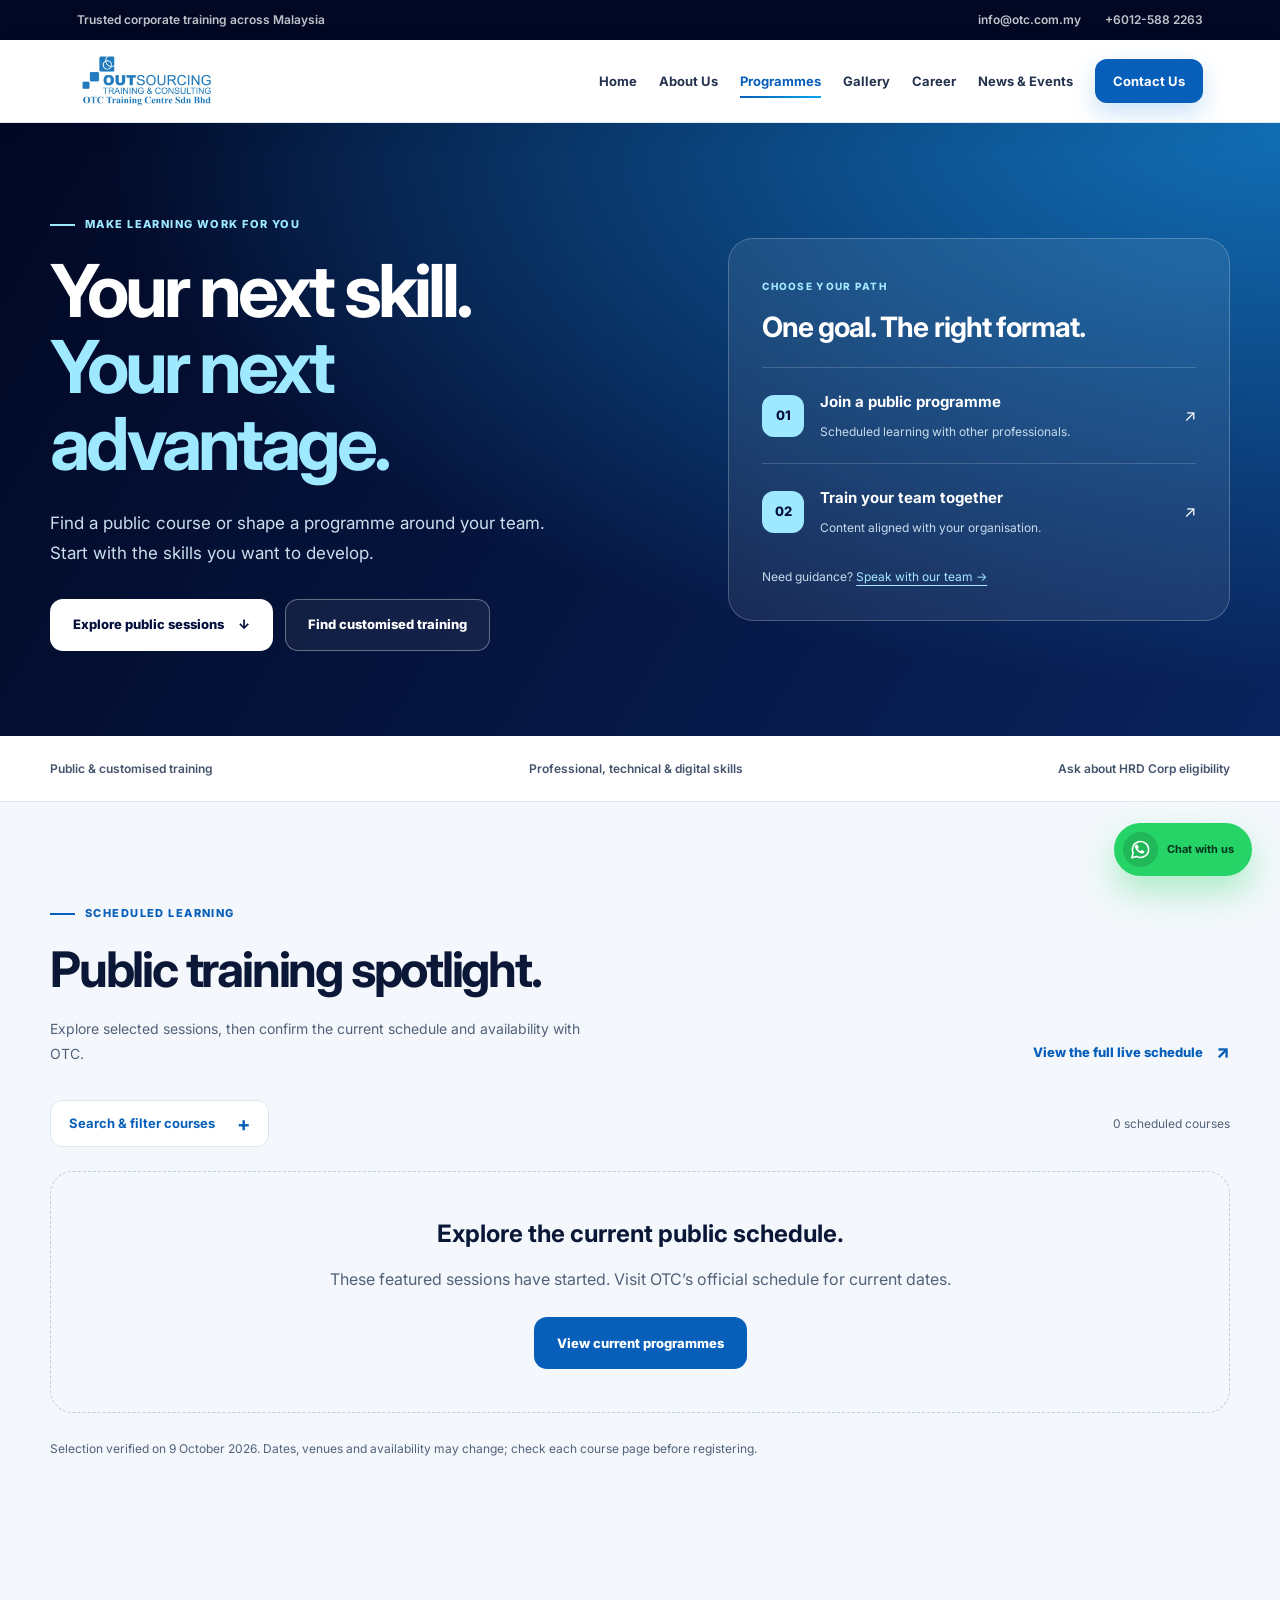
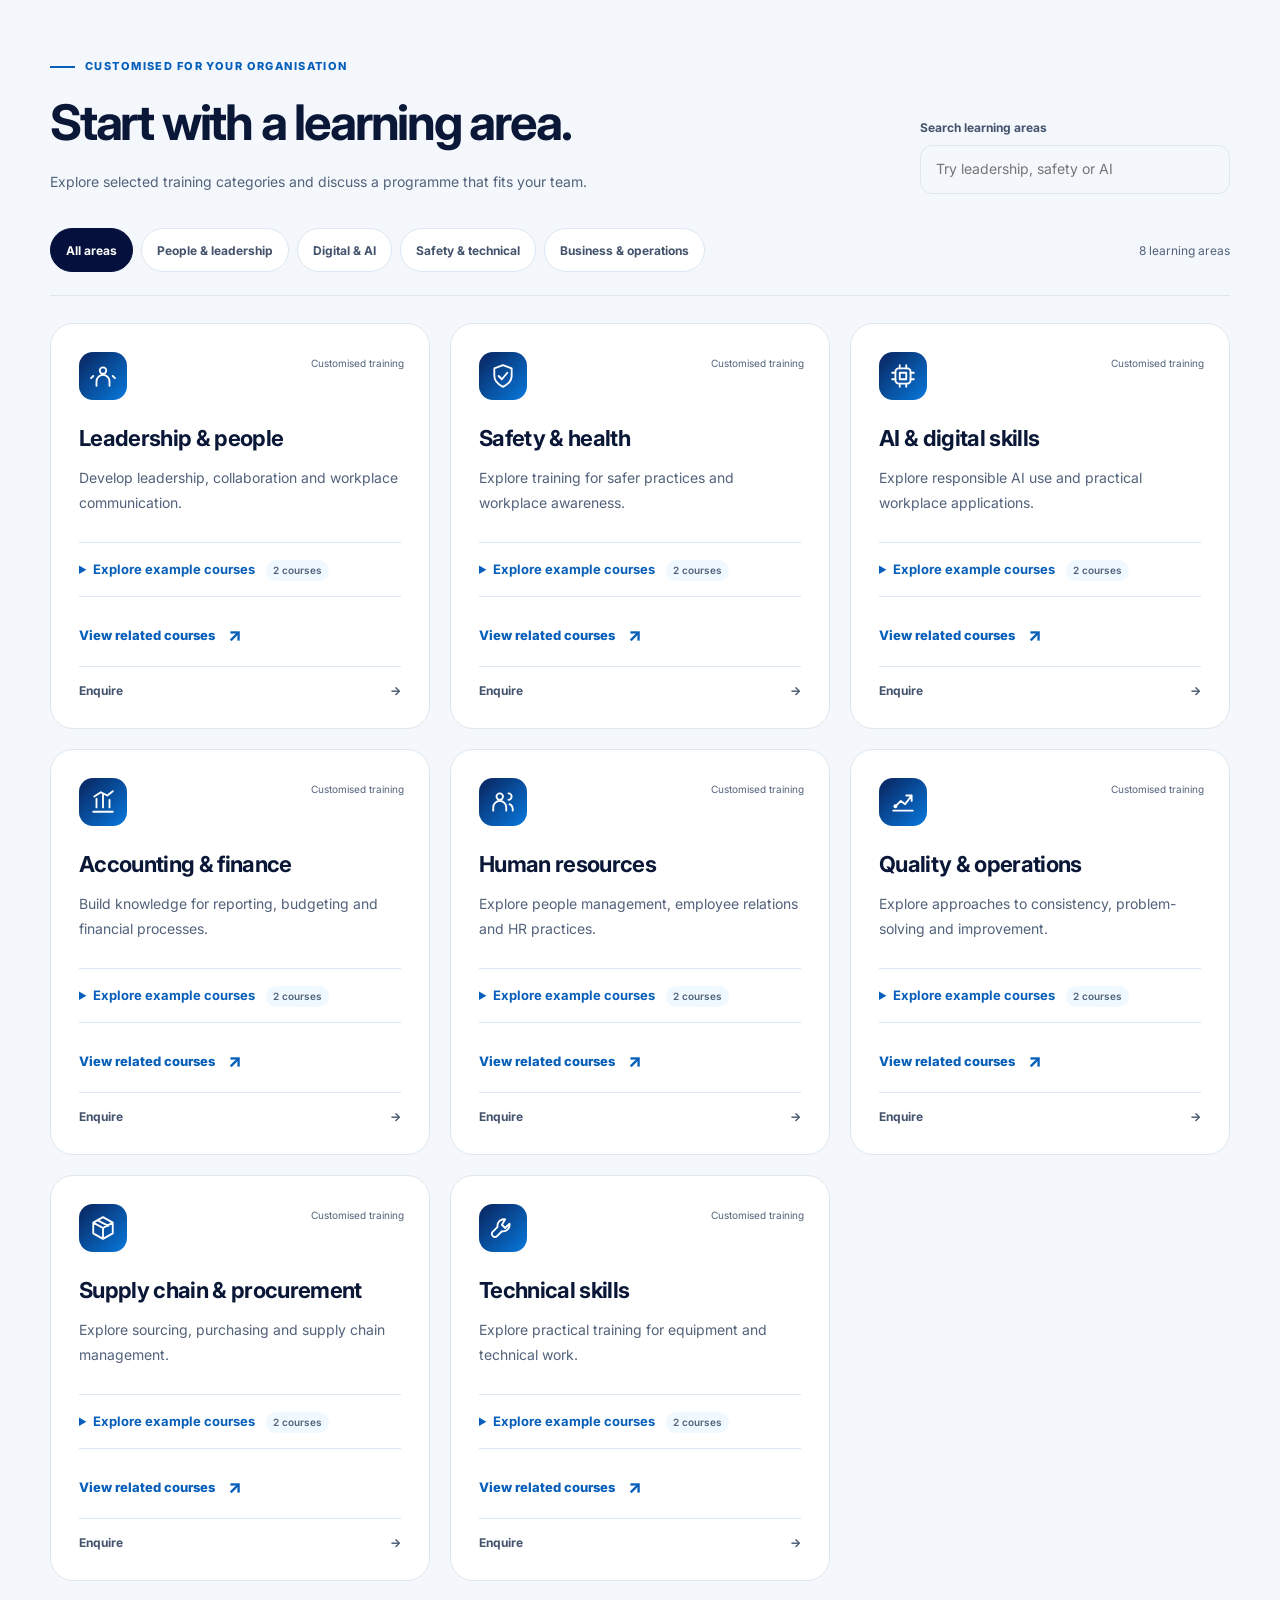
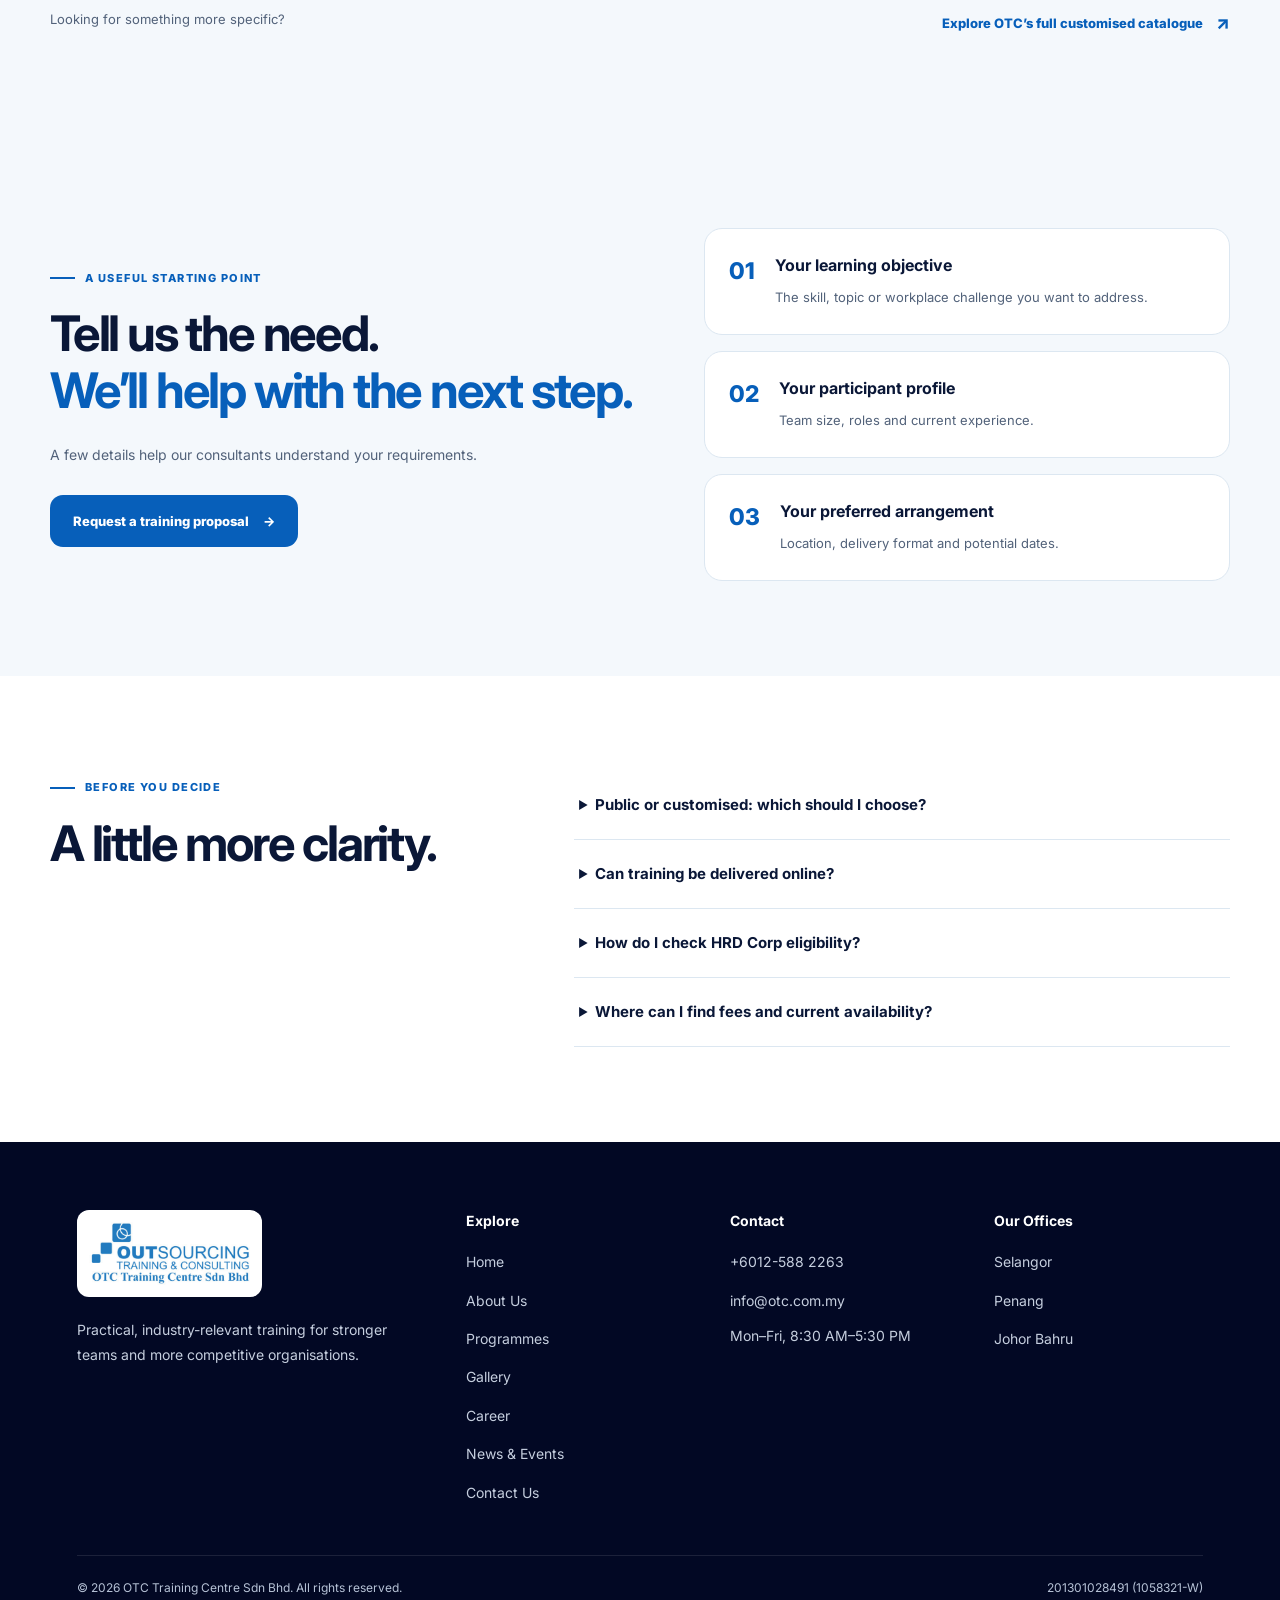
<file: otc-programmes-page/index.html>
<!DOCTYPE html>
<html lang="en"><head><meta charset="UTF-8" /><meta name="viewport" content="width=device-width, initial-scale=1.0" /><title>Programmes | OTC Training Centre</title><meta name="description" content="Explore public courses and customised corporate training at OTC Training Centre. Find learning areas, scheduled sessions and training enquiry options." /><link rel="preconnect" href="https://fonts.googleapis.com" /><link rel="preconnect" href="https://fonts.gstatic.com" crossorigin /><link href="https://fonts.googleapis.com/css2?family=Inter:wght@400;500;600;700;800&amp;display=swap" rel="stylesheet" /><link rel="stylesheet" href="../shared/site.css" /><link rel="stylesheet" href="style.css" /><script src="script.js" defer></script></head><body>
<a class="skip-link" href="#main-content">Skip to main content</a>
  <header class="topbar"><p>Trusted corporate training across Malaysia</p><div class="topbar-links"><a href="mailto:info@otc.com.my">info@otc.com.my</a><a href="tel:+60125882263">+6012-588 2263</a></div></header>
  <nav class="navbar" aria-label="Primary navigation">
    <a class="brand" href="../otc-home-page/index.html" aria-label="OTC Training Centre home"><img src="../otc-about-page/assets/otc-logo.png" alt="OTC Training Centre" width="420" height="139" /></a>
    <button class="menu-toggle" id="menuToggle" type="button" aria-expanded="false" aria-controls="navLinks" aria-label="Open navigation"><span></span><span></span><span></span></button>
    <ul class="nav-links" id="navLinks"><li><a href="../otc-home-page/index.html">Home</a></li><li><a href="../otc-about-page/index.html">About Us</a></li><li><a class="active" href="#main-content" aria-current="page">Programmes</a></li><li><a href="../otc-gallery-page/index.html">Gallery</a></li><li><a href="../otc-career-page/index.html">Career</a></li><li><a href="../otc-news-events-page/index.html">News &amp; Events</a></li><li><a class="nav-cta" href="../otc-contact-page/index.html">Contact Us</a></li></ul>
  </nav>


<main id="main-content">
<section class="programme-hero" aria-labelledby="page-title"><div class="section-shell programme-hero-grid"><div><span class="eyebrow eyebrow-light">Make learning work for you</span><h1 id="page-title">Your next skill.<br /><span>Your next advantage.</span></h1><p>Find a public course or shape a programme around your team. Start with the skills you want to develop.</p><div class="hero-actions"><a class="button button-light" href="#public-programmes">Explore public sessions <span aria-hidden="true">↓</span></a><a class="button button-ghost" href="#learning-areas">Find customised training</a></div></div><aside class="learning-guide" aria-labelledby="guide-title"><span class="guide-kicker">CHOOSE YOUR PATH</span><h2 id="guide-title">One goal. The right format.</h2><a href="#public-programmes"><span class="guide-number">01</span><div><strong>Join a public programme</strong><p>Scheduled learning with other professionals.</p></div><span aria-hidden="true">↗</span></a><a href="#learning-areas"><span class="guide-number">02</span><div><strong>Train your team together</strong><p>Content aligned with your organisation.</p></div><span aria-hidden="true">↗</span></a><p class="guide-help">Need guidance? <a href="../otc-contact-page/index.html#contact">Speak with our team →</a></p></aside></div></section>
<div class="programme-strip"><div class="section-shell"><span>Public &amp; customised training</span><span>Professional, technical &amp; digital skills</span><span>Ask about HRD Corp eligibility</span></div></div>
<section class="section public-section" id="public-programmes" aria-labelledby="public-title"><div class="section-shell"><div class="section-heading split-heading"><div><span class="eyebrow">Scheduled learning</span><h2 id="public-title">Public training spotlight.</h2><p>Explore selected sessions, then confirm the current schedule and availability with OTC.</p></div><a class="text-link" href="https://otc.com.my/public-program-otc-training-centre-sdn-bhd/">View the full live schedule <span aria-hidden="true">↗</span></a></div><div class="public-filter-toolbar" id="publicFilterToolbar" hidden><button class="public-filter-toggle" id="publicFilterToggle" type="button" aria-expanded="false" aria-controls="publicFilters">Search &amp; filter courses <span aria-hidden="true">+</span></button><div class="public-filter-summary"><p id="publicCount" role="status" aria-live="polite" aria-atomic="true"></p><span id="publicFilterActive" hidden>Filters applied</span><button id="publicQuickReset" type="button" hidden>Clear filters</button></div></div><div class="public-filters" id="publicFilters" hidden><div><label for="publicSearch">Search public courses</label><input type="search" id="publicSearch" placeholder="Try Excel, finance or sales" aria-controls="publicSessionGrid" /></div><div><label for="publicMonth">Month</label><select id="publicMonth" aria-controls="publicSessionGrid"><option value="all">All listed months</option><option value="2026-10">October 2026</option></select></div><div><label for="publicDelivery">Delivery</label><select id="publicDelivery" aria-controls="publicSessionGrid"><option value="all">All formats</option><option value="face">Face-to-face available</option><option value="online">Online available</option><option value="hybrid">Hybrid courses</option></select></div><button type="button" id="resetPublic">Reset filters</button></div><div class="session-grid" id="publicSessionGrid"><article class="session-card" data-start="2026-10-12" data-month="2026-10" data-delivery="face online hybrid"><div class="session-top"><div class="date-tile"><strong>12–13</strong><span>October 2026</span></div><span class="delivery-badge">Hybrid</span></div><h3>Microsoft Excel – Basic To Intermediate Level</h3><p class="session-audience"><strong>Who is this for?</strong> Beginners and junior Excel users who handle worksheets, data and office reporting.</p><dl><div><dt>Location</dt><dd>Subang, Selangor / Remote online</dd></div><div><dt>Duration</dt><dd>2 days · 9 AM–5 PM</dd></div></dl><div class="session-actions"><a class="button session-enquiry" href="../otc-contact-page/index.html?training=excel-basic#contact">Request a proposal →</a><a class="text-link" href="course-excel.html">View course details <span aria-hidden="true">↗</span></a></div></article>
<article class="session-card" data-start="2026-10-12" data-month="2026-10" data-delivery="face online hybrid"><div class="session-top"><div class="date-tile"><strong>12–13</strong><span>October 2026</span></div><span class="delivery-badge">Hybrid</span></div><h3>Leveraging Claude AI For Accounting &amp; Finance Professionals</h3><p class="session-audience"><strong>Who is this for?</strong> Accounting and finance executives, managers and professionals exploring AI in their work.</p><dl><div><dt>Location</dt><dd>Subang, Selangor / Remote online</dd></div><div><dt>Duration</dt><dd>2 days · 9 AM–5 PM</dd></div></dl><div class="session-actions"><a class="button session-enquiry" href="../otc-contact-page/index.html?training=claude-finance#contact">Request a proposal →</a><a class="text-link" href="course-claude-finance.html">View course details <span aria-hidden="true">↗</span></a></div></article>
<article class="session-card" data-start="2026-10-14" data-month="2026-10" data-delivery="face online hybrid"><div class="session-top"><div class="date-tile"><strong>14–15</strong><span>October 2026</span></div><span class="delivery-badge">Hybrid</span></div><h3>AI For Sales, Marketing &amp; Customer Experience</h3><p class="session-audience"><strong>Who is this for?</strong> Sales, marketing, customer-service and business-development professionals, managers and entrepreneurs.</p><dl><div><dt>Location</dt><dd>Bangsar, Kuala Lumpur / Remote online</dd></div><div><dt>Duration</dt><dd>2 days · 9 AM–5 PM</dd></div></dl><div class="session-actions"><a class="button session-enquiry" href="../otc-contact-page/index.html?training=ai-sales#contact">Request a proposal →</a><a class="text-link" href="course-ai-sales.html">View course details <span aria-hidden="true">↗</span></a></div></article></div><div class="schedule-empty" id="scheduleEmpty" hidden><h3 id="scheduleEmptyTitle">Explore the current public schedule.</h3><p id="scheduleEmptyText">These featured sessions have started. Visit OTC’s official schedule for the latest dates.</p><a class="button" href="https://otc.com.my/public-program-otc-training-centre-sdn-bhd/">View current programmes</a></div><p class="source-note">Selection verified on 9 October 2026. Dates, venues and availability may change; check each course page before registering.</p></div></section>
<section class="section catalogue-section" id="learning-areas" aria-labelledby="catalogue-title"><div class="section-shell"><div class="section-heading split-heading"><div><span class="eyebrow">Customised for your organisation</span><h2 id="catalogue-title">Start with a learning area.</h2><p>Explore selected training categories and discuss a programme that fits your team.</p></div><div class="search-field catalogue-control" hidden><label for="programmeSearch">Search learning areas</label><input type="search" id="programmeSearch" placeholder="Try leadership, safety or AI" aria-controls="learningGrid" /></div></div><div class="catalogue-controls catalogue-control" hidden><div class="category-filters" role="group" aria-label="Filter learning areas"><button class="category-filter" type="button" data-filter="all" aria-pressed="true" aria-controls="learningGrid">All areas</button><button class="category-filter" type="button" data-filter="people" aria-pressed="false" aria-controls="learningGrid">People &amp; leadership</button><button class="category-filter" type="button" data-filter="digital" aria-pressed="false" aria-controls="learningGrid">Digital &amp; AI</button><button class="category-filter" type="button" data-filter="safety" aria-pressed="false" aria-controls="learningGrid">Safety &amp; technical</button><button class="category-filter" type="button" data-filter="business" aria-pressed="false" aria-controls="learningGrid">Business &amp; operations</button></div><p id="learningCount" role="status" aria-live="polite" aria-atomic="true">8 learning areas</p></div><div class="learning-grid" id="learningGrid"><article class="learning-card" id="category-leadership" data-category="people"><div class="learning-icon" aria-hidden="true"><svg viewBox="0 0 24 24" fill="none" stroke="currentColor" stroke-width="1.7" stroke-linecap="round" stroke-linejoin="round" focusable="false"><circle cx="12" cy="7" r="3"/><path d="M6 21v-4a6 6 0 0 1 12 0v4M3 12l-2 2M21 12l2 2"/></svg></div><span class="learning-label">Customised training</span><h3>Leadership &amp; people</h3><p>Develop leadership, collaboration and workplace communication.</p><details class="course-examples"><summary>Explore example courses <span class="example-count">2 courses</span></summary><ul><li><a href="https://otc.com.my/main-course/positive-work-culture-and-teamwork-training">Positive Work Culture And Teamwork Harmony</a><a class="example-enquiry" href="../otc-contact-page/index.html?training=area-soft-skills-programs-1#contact" aria-label="Enquire about Positive Work Culture And Teamwork Harmony">Enquire →</a></li><li><a href="https://otc.com.my/main-course/leading-motivating-teams">LEADING AND MOTIVATING TEAM FOR RESULTS</a><a class="example-enquiry" href="../otc-contact-page/index.html?training=area-soft-skills-programs-2#contact" aria-label="Enquire about LEADING AND MOTIVATING TEAM FOR RESULTS">Enquire →</a></li></ul></details><div class="learning-actions"><a class="text-link" href="https://otc.com.my/customize-program/soft-skills-programs/">View related courses <span aria-hidden="true">↗</span></a><a class="category-enquiry" href="../otc-contact-page/index.html?training=area-soft-skills-programs#contact" aria-label="Enquire about Leadership &amp; people">Enquire <span aria-hidden="true">→</span></a></div></article>
<article class="learning-card" id="category-safety" data-category="safety"><div class="learning-icon" aria-hidden="true"><svg viewBox="0 0 24 24" fill="none" stroke="currentColor" stroke-width="1.7" stroke-linecap="round" stroke-linejoin="round" focusable="false"><path d="m12 2 8 3v7c0 5-4 8-8 10-4-2-8-5-8-10V5l8-3Z"/><path d="m8 12 3 3 5-6"/></svg></div><span class="learning-label">Customised training</span><h3>Safety &amp; health</h3><p>Explore training for safer practices and workplace awareness.</p><details class="course-examples"><summary>Explore example courses <span class="example-count">2 courses</span></summary><ul><li><a href="https://otc.com.my/main-course/hazard-identification-risk-assessment-and-determining-control">HAZARD IDENTIFICATION, RISK ASSESSMENT AND DETERMINING CONTROL</a><a class="example-enquiry" href="../otc-contact-page/index.html?training=area-safety-and-health-programs-1#contact" aria-label="Enquire about HAZARD IDENTIFICATION, RISK ASSESSMENT AND DETERMINING CONTROL">Enquire →</a></li><li><a href="https://otc.com.my/main-course/confined-space-entry-awareness">CONFINED SPACE ENTRY AWARENESS</a><a class="example-enquiry" href="../otc-contact-page/index.html?training=area-safety-and-health-programs-2#contact" aria-label="Enquire about CONFINED SPACE ENTRY AWARENESS">Enquire →</a></li></ul></details><div class="learning-actions"><a class="text-link" href="https://otc.com.my/customize-program/safety-and-health-programs/">View related courses <span aria-hidden="true">↗</span></a><a class="category-enquiry" href="../otc-contact-page/index.html?training=area-safety-and-health-programs#contact" aria-label="Enquire about Safety &amp; health">Enquire <span aria-hidden="true">→</span></a></div></article>
<article class="learning-card" id="category-ai" data-category="digital"><div class="learning-icon" aria-hidden="true"><svg viewBox="0 0 24 24" fill="none" stroke="currentColor" stroke-width="1.7" stroke-linecap="round" stroke-linejoin="round" focusable="false"><rect x="5" y="5" width="14" height="14" rx="3"/><path d="M9 9h6v6H9ZM9 2v3M15 2v3M9 19v3M15 19v3M2 9h3M2 15h3M19 9h3M19 15h3"/></svg></div><span class="learning-label">Customised training</span><h3>AI &amp; digital skills</h3><p>Explore responsible AI use and practical workplace applications.</p><details class="course-examples"><summary>Explore example courses <span class="example-count">2 courses</span></summary><ul><li><a href="https://otc.com.my/main-course/ai-application-for-hr">AI Application For HR</a><a class="example-enquiry" href="../otc-contact-page/index.html?training=area-artificial-intelligence-programs-1#contact" aria-label="Enquire about AI Application For HR">Enquire →</a></li><li><a href="https://otc.com.my/main-course/ai-chatbot-discovery-development">AI Chatbot Discovery &amp; Development</a><a class="example-enquiry" href="../otc-contact-page/index.html?training=area-artificial-intelligence-programs-2#contact" aria-label="Enquire about AI Chatbot Discovery &amp; Development">Enquire →</a></li></ul></details><div class="learning-actions"><a class="text-link" href="https://otc.com.my/customize-program/artificial-intelligence-programs/">View related courses <span aria-hidden="true">↗</span></a><a class="category-enquiry" href="../otc-contact-page/index.html?training=area-artificial-intelligence-programs#contact" aria-label="Enquire about AI &amp; digital skills">Enquire <span aria-hidden="true">→</span></a></div></article>
<article class="learning-card" id="category-finance" data-category="business"><div class="learning-icon" aria-hidden="true"><svg viewBox="0 0 24 24" fill="none" stroke="currentColor" stroke-width="1.7" stroke-linecap="round" stroke-linejoin="round" focusable="false"><path d="M3 21h18M6 17V9M12 17V5M18 17v-7M4 7l6-4 6 3 5-4"/></svg></div><span class="learning-label">Customised training</span><h3>Accounting &amp; finance</h3><p>Build knowledge for reporting, budgeting and financial processes.</p><details class="course-examples"><summary>Explore example courses <span class="example-count">2 courses</span></summary><ul><li><a href="https://otc.com.my/main-course/accounting-principles-essentials-course">ACCOUNTING PRINCIPLES ESSENTIALS COURSE</a><a class="example-enquiry" href="../otc-contact-page/index.html?training=area-accounting-and-finance-1#contact" aria-label="Enquire about ACCOUNTING PRINCIPLES ESSENTIALS COURSE">Enquire →</a></li><li><a href="https://otc.com.my/main-course/accounting-principles-essentials">ACCOUNTING PRINCIPLES ESSENTIALS</a><a class="example-enquiry" href="../otc-contact-page/index.html?training=area-accounting-and-finance-2#contact" aria-label="Enquire about ACCOUNTING PRINCIPLES ESSENTIALS">Enquire →</a></li></ul></details><div class="learning-actions"><a class="text-link" href="https://otc.com.my/customize-program/accounting-and-finance/">View related courses <span aria-hidden="true">↗</span></a><a class="category-enquiry" href="../otc-contact-page/index.html?training=area-accounting-and-finance#contact" aria-label="Enquire about Accounting &amp; finance">Enquire <span aria-hidden="true">→</span></a></div></article>
<article class="learning-card" id="category-hr" data-category="people"><div class="learning-icon" aria-hidden="true"><svg viewBox="0 0 24 24" fill="none" stroke="currentColor" stroke-width="1.7" stroke-linecap="round" stroke-linejoin="round" focusable="false"><circle cx="9" cy="7" r="3"/><path d="M3 20v-3a6 6 0 0 1 12 0v3M17 4a3 3 0 0 1 0 6M18 14a5 5 0 0 1 3 4v2"/></svg></div><span class="learning-label">Customised training</span><h3>Human resources</h3><p>Explore people management, employee relations and HR practices.</p><details class="course-examples"><summary>Explore example courses <span class="example-count">2 courses</span></summary><ul><li><a href="https://otc.com.my/main-course/hr-for-non-hr-managers">HR FOR NON HR MANAGERS</a><a class="example-enquiry" href="../otc-contact-page/index.html?training=area-human-resources-programs-1#contact" aria-label="Enquire about HR FOR NON HR MANAGERS">Enquire →</a></li><li><a href="https://otc.com.my/main-course/developing-kpi-for-managers">DEVELOPING KPI FOR MANAGERS</a><a class="example-enquiry" href="../otc-contact-page/index.html?training=area-human-resources-programs-2#contact" aria-label="Enquire about DEVELOPING KPI FOR MANAGERS">Enquire →</a></li></ul></details><div class="learning-actions"><a class="text-link" href="https://otc.com.my/customize-program/human-resources-programs/">View related courses <span aria-hidden="true">↗</span></a><a class="category-enquiry" href="../otc-contact-page/index.html?training=area-human-resources-programs#contact" aria-label="Enquire about Human resources">Enquire <span aria-hidden="true">→</span></a></div></article>
<article class="learning-card" id="category-quality" data-category="business"><div class="learning-icon" aria-hidden="true"><svg viewBox="0 0 24 24" fill="none" stroke="currentColor" stroke-width="1.7" stroke-linecap="round" stroke-linejoin="round" focusable="false"><path d="M3 20h18M5 16l5-5 4 3 6-8M15 6h5v5"/><circle cx="5" cy="16" r="1"/></svg></div><span class="learning-label">Customised training</span><h3>Quality &amp; operations</h3><p>Explore approaches to consistency, problem-solving and improvement.</p><details class="course-examples"><summary>Explore example courses <span class="example-count">2 courses</span></summary><ul><li><a href="https://otc.com.my/main-course/5-why-analysis">5 WHY ANALYSIS</a><a class="example-enquiry" href="../otc-contact-page/index.html?training=area-quality-improvement-programs-1#contact" aria-label="Enquire about 5 WHY ANALYSIS">Enquire →</a></li><li><a href="https://otc.com.my/main-course/corrective-and-preventive-action-capa-management">CORRECTIVE &amp; PREVENTIVE ACTION (CAPA) MANAGEMENT</a><a class="example-enquiry" href="../otc-contact-page/index.html?training=area-quality-improvement-programs-2#contact" aria-label="Enquire about CORRECTIVE &amp; PREVENTIVE ACTION (CAPA) MANAGEMENT">Enquire →</a></li></ul></details><div class="learning-actions"><a class="text-link" href="https://otc.com.my/customize-program/quality-improvement-programs/">View related courses <span aria-hidden="true">↗</span></a><a class="category-enquiry" href="../otc-contact-page/index.html?training=area-quality-improvement-programs#contact" aria-label="Enquire about Quality &amp; operations">Enquire <span aria-hidden="true">→</span></a></div></article>
<article class="learning-card" id="category-supply-chain" data-category="business"><div class="learning-icon" aria-hidden="true"><svg viewBox="0 0 24 24" fill="none" stroke="currentColor" stroke-width="1.7" stroke-linecap="round" stroke-linejoin="round" focusable="false"><path d="m12 2 9 5-9 5-9-5 9-5ZM3 7v10l9 5 9-5V7M12 12v10M7 5l10 5"/></svg></div><span class="learning-label">Customised training</span><h3>Supply chain &amp; procurement</h3><p>Explore sourcing, purchasing and supply chain management.</p><details class="course-examples"><summary>Explore example courses <span class="example-count">2 courses</span></summary><ul><li><a href="https://otc.com.my/main-course/managing-your-powerful-or-challenged-suppliers-with-superpower-techniques">MANAGING YOUR POWERFUL OR CHALLENGED SUPPLIERS WITH SUPERPOWER TECHNIQUES</a><a class="example-enquiry" href="../otc-contact-page/index.html?training=area-supply-chain-management-programs-1#contact" aria-label="Enquire about MANAGING YOUR POWERFUL OR CHALLENGED SUPPLIERS WITH SUPERPOWER TECHNIQUES">Enquire →</a></li><li><a href="https://otc.com.my/main-course/developing-negotiation-skill-for-procurement-with-strategic-strategies">DEVELOPING NEGOTIATION SKILL FOR PROCUREMENT WITH STRATEGIC STRATEGIES</a><a class="example-enquiry" href="../otc-contact-page/index.html?training=area-supply-chain-management-programs-2#contact" aria-label="Enquire about DEVELOPING NEGOTIATION SKILL FOR PROCUREMENT WITH STRATEGIC STRATEGIES">Enquire →</a></li></ul></details><div class="learning-actions"><a class="text-link" href="https://otc.com.my/customize-program/supply-chain-management-programs/">View related courses <span aria-hidden="true">↗</span></a><a class="category-enquiry" href="../otc-contact-page/index.html?training=area-supply-chain-management-programs#contact" aria-label="Enquire about Supply chain &amp; procurement">Enquire <span aria-hidden="true">→</span></a></div></article>
<article class="learning-card" id="category-technical" data-category="safety"><div class="learning-icon" aria-hidden="true"><svg viewBox="0 0 24 24" fill="none" stroke="currentColor" stroke-width="1.7" stroke-linecap="round" stroke-linejoin="round" focusable="false"><path d="M14 4a6 6 0 0 0-7 7l-5 5a3 3 0 0 0 4 4l5-5a6 6 0 0 0 7-7l-4 4-3-3 3-5Z"/></svg></div><span class="learning-label">Customised training</span><h3>Technical skills</h3><p>Explore practical training for equipment and technical work.</p><details class="course-examples"><summary>Explore example courses <span class="example-count">2 courses</span></summary><ul><li><a href="https://otc.com.my/main-course/introduction-to-pneumatics-training">Pneumatics-Current And Common Engineering Problems &amp; Their Solutions In Industry</a><a class="example-enquiry" href="../otc-contact-page/index.html?training=area-technical-programs-1#contact" aria-label="Enquire about Pneumatics-Current And Common Engineering Problems &amp; Their Solutions In Industry">Enquire →</a></li><li><a href="https://otc.com.my/main-course/effective-preventive-and-predictive-maintenance">EFFECTIVE PREVENTIVE AND PREDICTIVE MAINTENANCE</a><a class="example-enquiry" href="../otc-contact-page/index.html?training=area-technical-programs-2#contact" aria-label="Enquire about EFFECTIVE PREVENTIVE AND PREDICTIVE MAINTENANCE">Enquire →</a></li></ul></details><div class="learning-actions"><a class="text-link" href="https://otc.com.my/customize-program/technical-programs/">View related courses <span aria-hidden="true">↗</span></a><a class="category-enquiry" href="../otc-contact-page/index.html?training=area-technical-programs#contact" aria-label="Enquire about Technical skills">Enquire <span aria-hidden="true">→</span></a></div></article></div><div class="catalogue-empty" id="catalogueEmpty" hidden><h3>No matching learning areas.</h3><p>Try a different topic or reset the filters.</p><button class="button" type="button" id="resetCatalogue">Reset search &amp; filters</button></div><div class="catalogue-bottom"><p>Looking for something more specific?</p><a class="text-link" href="https://otc.com.my/customize-program-hrdcorp/">Explore OTC’s full customised catalogue <span aria-hidden="true">↗</span></a></div></div></section>
<section class="section planning-section" aria-labelledby="planning-title"><div class="section-shell planning-grid"><div><span class="eyebrow">A useful starting point</span><h2 id="planning-title">Tell us the need.<br /><span>We’ll help with the next step.</span></h2><p>A few details help our consultants understand your requirements.</p><a class="button" href="../otc-contact-page/index.html#contact">Request a training proposal <span aria-hidden="true">→</span></a></div><ol class="planning-list"><li><span>01</span><div><h3>Your learning objective</h3><p>The skill, topic or workplace challenge you want to address.</p></div></li><li><span>02</span><div><h3>Your participant profile</h3><p>Team size, roles and current experience.</p></div></li><li><span>03</span><div><h3>Your preferred arrangement</h3><p>Location, delivery format and potential dates.</p></div></li></ol></div></section>
<section class="section faq-section" aria-labelledby="faq-title"><div class="section-shell faq-layout"><div><span class="eyebrow">Before you decide</span><h2 id="faq-title">A little more clarity.</h2></div><div class="programme-faq"><details><summary>Public or customised: which should I choose?</summary><p>A public programme follows a published schedule. Customised training lets you discuss content and arrangements around your organisation’s needs.</p></details><details><summary>Can training be delivered online?</summary><p>OTC offers online options. Confirm the available delivery formats for your selected course or customised arrangement.</p></details><details><summary>How do I check HRD Corp eligibility?</summary><p>Contact OTC with your chosen programme and organisation details so the team can confirm the applicable process and requirements.</p></details><details><summary>Where can I find fees and current availability?</summary><p>Open the official course details or contact OTC. Confirm the fee, date, venue and availability before registering.</p></details></div></div></section>
</main>
  <footer class="footer"><div class="footer-main"><div class="footer-brand"><img src="../otc-about-page/assets/otc-logo.png" alt="OTC Training Centre" width="420" height="139" /><p>Practical, industry-relevant training for stronger teams and more competitive organisations.</p></div>
    <div class="footer-column"><h3>Explore</h3><a href="../otc-home-page/index.html">Home</a><a href="../otc-about-page/index.html">About Us</a><a href="#main-content">Programmes</a><a href="../otc-gallery-page/index.html">Gallery</a><a href="../otc-career-page/index.html">Career</a><a href="../otc-news-events-page/index.html">News &amp; Events</a><a href="../otc-contact-page/index.html">Contact Us</a></div>
    <div class="footer-column"><h3>Contact</h3><a href="tel:+60125882263">+6012-588 2263</a><a href="mailto:info@otc.com.my">info@otc.com.my</a><p>Mon–Fri, 8:30 AM–5:30 PM</p></div>
    <div class="footer-column"><h3>Our Offices</h3><a href="../otc-contact-page/index.html#offices">Selangor</a><a href="../otc-contact-page/index.html#offices">Penang</a><a href="../otc-contact-page/index.html#offices">Johor Bahru</a></div>
  </div><div class="footer-bottom"><p>&copy; <span id="currentYear">2026</span> OTC Training Centre Sdn Bhd. All rights reserved.</p><p>201301028491 (1058321-W)</p></div></footer>
<a class="floating-whatsapp" href="https://wa.me/60125882263?text=Hi%20OTC%2C%20I%20would%20like%20to%20enquire%20about%20your%20training%20programmes." target="_blank" rel="noopener noreferrer" aria-label="Chat with OTC on WhatsApp"><span aria-hidden="true"><svg class="whatsapp-mark" viewBox="0 0 24 24" fill="none" aria-hidden="true" focusable="false"><path d="M20.5 11.7a8.5 8.5 0 0 1-12.6 7.5L3 20.5l1.3-4.7a8.5 8.5 0 1 1 16.2-4.1Z" stroke="currentColor" stroke-width="1.65" stroke-linecap="round" stroke-linejoin="round"/><path d="M8.1 6.9c.3-.2.7-.1.8.2l1.1 2.2c.1.3.1.5-.1.7l-.8.9c.6 1.2 1.7 2.3 3 2.9l.8-.9c.2-.2.5-.3.7-.1l2.2 1.1c.3.1.4.5.2.8-.6 1.4-1.7 1.8-3.1 1.4-3.2-.9-5.9-3.7-6.6-6.3-.4-1.3.2-2.3 1.8-2.9Z" fill="currentColor"/></svg></span><strong>Chat with us</strong></a>
  <button class="back-to-top" id="backToTop" type="button" aria-label="Back to top"><span aria-hidden="true">↑</span><strong>Back to top</strong></button>
</body></html>
</file>
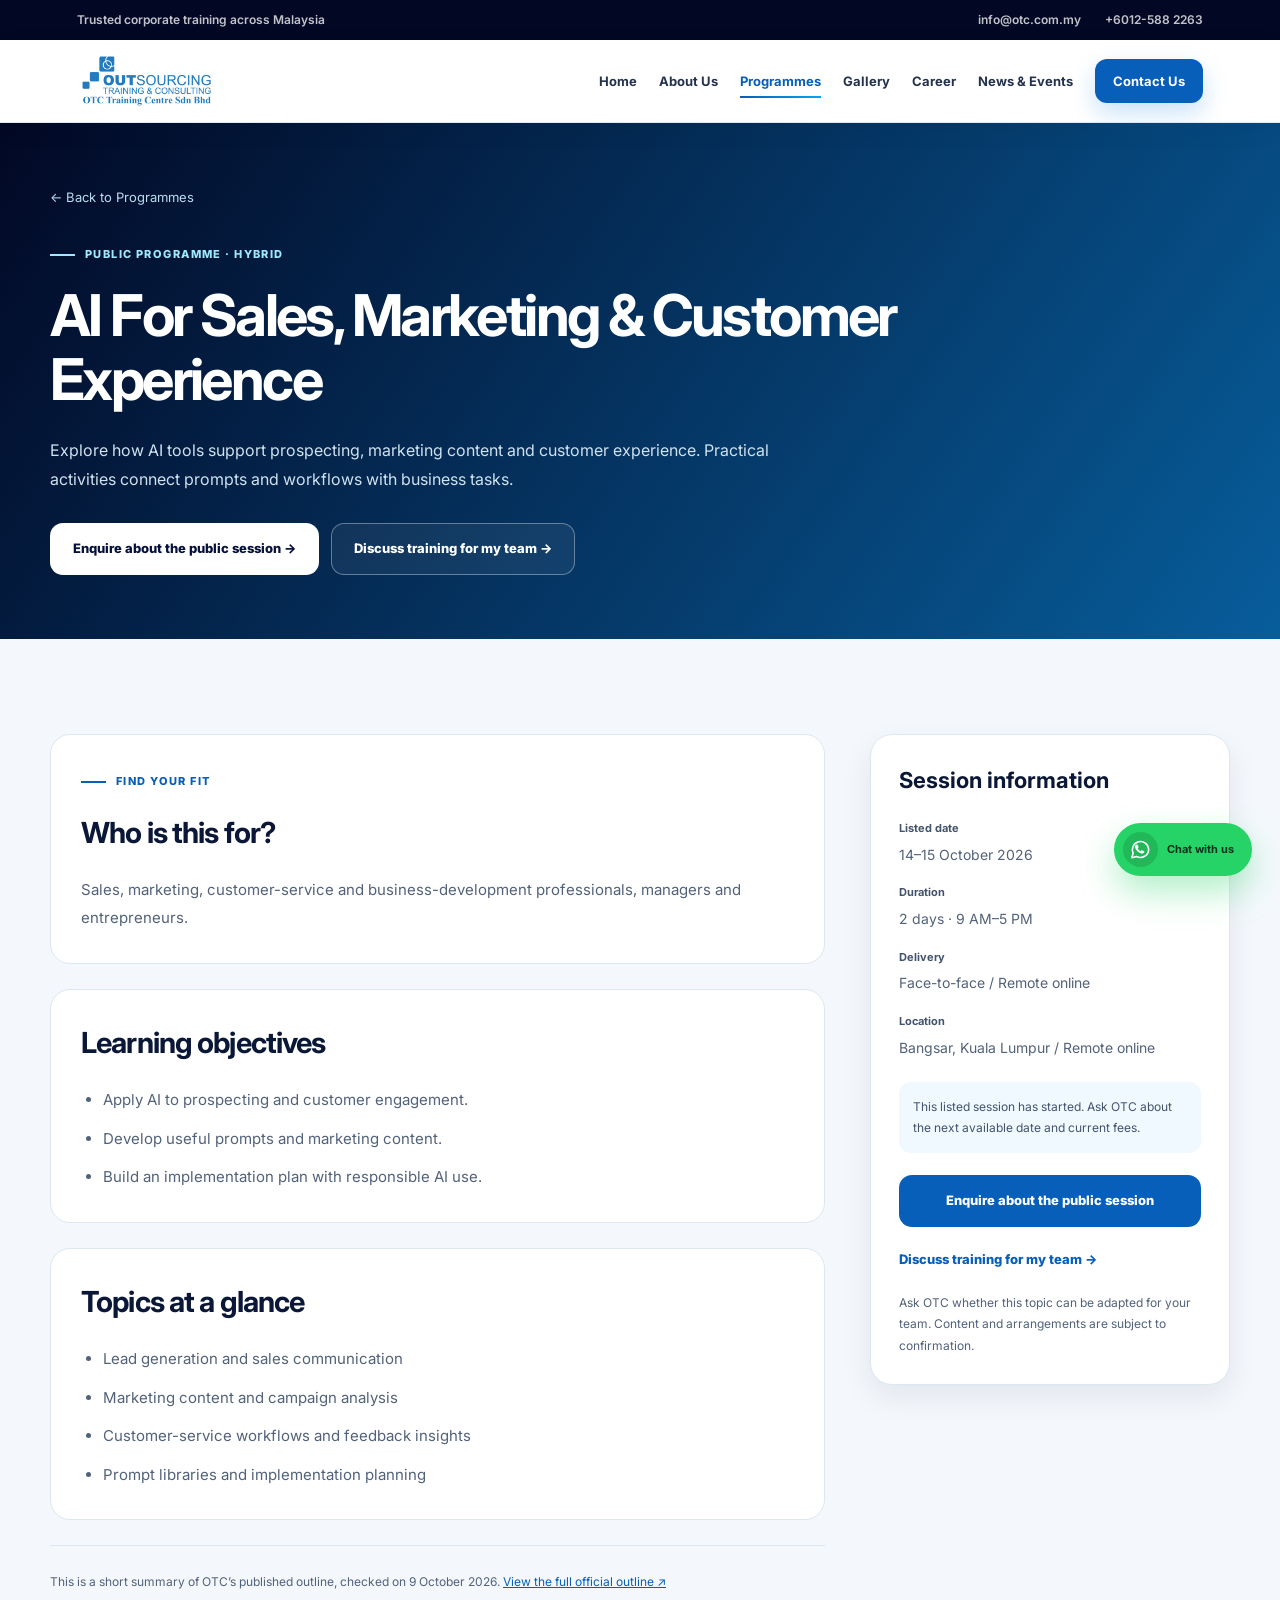
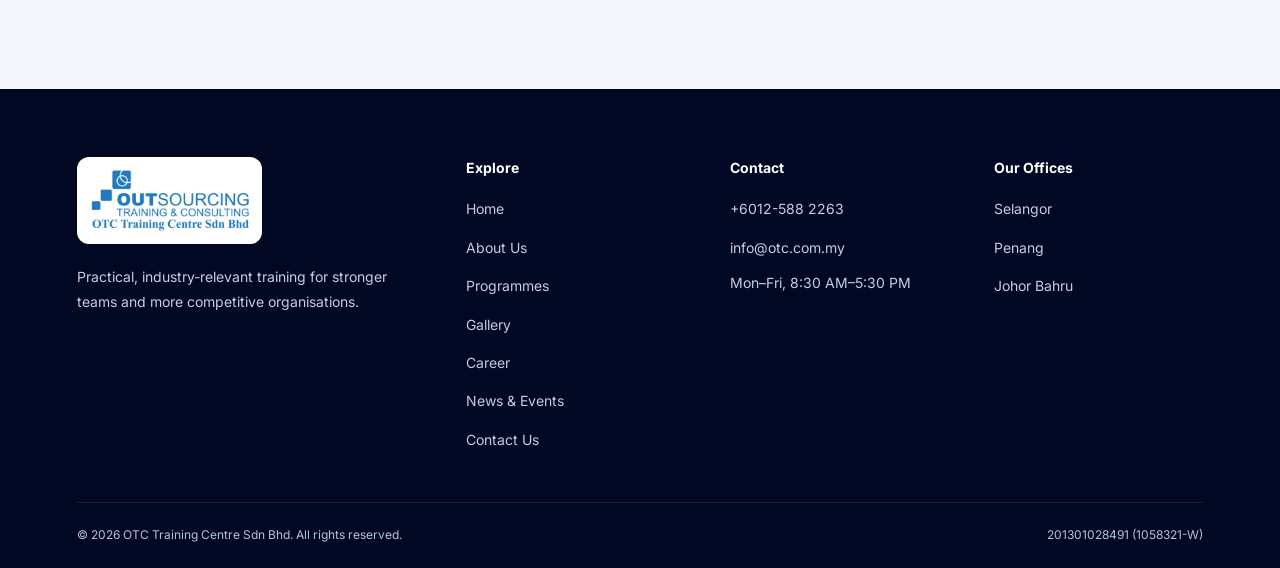
<file: otc-programmes-page/course-ai-sales.html>
<!DOCTYPE html>
<html lang="en"><head><meta charset="UTF-8" /><meta name="viewport" content="width=device-width, initial-scale=1.0" /><title>AI For Sales, Marketing &amp; Customer Experience | OTC Training Centre</title><meta name="description" content="Explore public courses and customised corporate training at OTC Training Centre. Find learning areas, scheduled sessions and training enquiry options." /><link rel="preconnect" href="https://fonts.googleapis.com" /><link rel="preconnect" href="https://fonts.gstatic.com" crossorigin /><link href="https://fonts.googleapis.com/css2?family=Inter:wght@400;500;600;700;800&amp;display=swap" rel="stylesheet" /><link rel="stylesheet" href="../shared/site.css" /><link rel="stylesheet" href="style.css" /><link rel="stylesheet" href="course-detail.css" /><script src="script.js" defer></script></head><body>
<a class="skip-link" href="#main-content">Skip to main content</a>
  <header class="topbar"><p>Trusted corporate training across Malaysia</p><div class="topbar-links"><a href="mailto:info@otc.com.my">info@otc.com.my</a><a href="tel:+60125882263">+6012-588 2263</a></div></header>
  <nav class="navbar" aria-label="Primary navigation">
    <a class="brand" href="../otc-home-page/index.html" aria-label="OTC Training Centre home"><img src="../otc-about-page/assets/otc-logo.png" alt="OTC Training Centre" width="420" height="139" /></a>
    <button class="menu-toggle" id="menuToggle" type="button" aria-expanded="false" aria-controls="navLinks" aria-label="Open navigation"><span></span><span></span><span></span></button>
    <ul class="nav-links" id="navLinks"><li><a href="../otc-home-page/index.html">Home</a></li><li><a href="../otc-about-page/index.html">About Us</a></li><li><a class="active" href="index.html" aria-current="location">Programmes</a></li><li><a href="../otc-gallery-page/index.html">Gallery</a></li><li><a href="../otc-career-page/index.html">Career</a></li><li><a href="../otc-news-events-page/index.html">News &amp; Events</a></li><li><a class="nav-cta" href="../otc-contact-page/index.html">Contact Us</a></li></ul>
  </nav>


<main id="main-content"><section class="course-hero"><div class="section-shell"><a class="course-back" href="index.html#public-programmes">← Back to Programmes</a><span class="eyebrow eyebrow-light">Public programme · Hybrid</span><h1>AI For Sales, Marketing &amp; Customer Experience</h1><p>Explore how AI tools support prospecting, marketing content and customer experience. Practical activities connect prompts and workflows with business tasks.</p><div class="course-enquiry-actions"><a class="button button-light" href="../otc-contact-page/index.html?training=ai-sales#contact">Enquire about the public session →</a><a class="button button-ghost" href="../otc-contact-page/index.html?training=ai-sales-team#contact">Discuss training for my team →</a></div></div></section><section class="section"><div class="section-shell course-layout"><div class="course-body"><section aria-labelledby="audience-title"><span class="eyebrow">Find your fit</span><h2 id="audience-title">Who is this for?</h2><p>Sales, marketing, customer-service and business-development professionals, managers and entrepreneurs.</p></section><section aria-labelledby="outcomes-title"><h2 id="outcomes-title">Learning objectives</h2><ul><li>Apply AI to prospecting and customer engagement.</li><li>Develop useful prompts and marketing content.</li><li>Build an implementation plan with responsible AI use.</li></ul></section><section aria-labelledby="topics-title"><h2 id="topics-title">Topics at a glance</h2><ul><li>Lead generation and sales communication</li><li>Marketing content and campaign analysis</li><li>Customer-service workflows and feedback insights</li><li>Prompt libraries and implementation planning</li></ul></section><p class="course-source">This is a short summary of OTC’s published outline, checked on 9 October 2026. <a href="https://otc.com.my/public-programs/ai-sales-and-marketing-training-10/">View the full official outline ↗</a></p></div><aside class="course-facts" aria-labelledby="facts-title"><h2 id="facts-title">Session information</h2><dl><div><dt>Listed date</dt><dd>14–15 October 2026</dd></div><div><dt>Duration</dt><dd>2 days · 9 AM–5 PM</dd></div><div><dt>Delivery</dt><dd>Face-to-face / Remote online</dd></div><div><dt>Location</dt><dd>Bangsar, Kuala Lumpur / Remote online</dd></div></dl><p id="courseScheduleStatus" data-start="2026-10-14" class="course-status">Confirm the current date, fee and availability with OTC before registering.</p><a class="button" href="../otc-contact-page/index.html?training=ai-sales#contact">Enquire about the public session</a><a class="text-link" href="../otc-contact-page/index.html?training=ai-sales-team#contact">Discuss training for my team →</a><p class="team-enquiry-note">Ask OTC whether this topic can be adapted for your team. Content and arrangements are subject to confirmation.</p></aside></div></section></main>  <footer class="footer"><div class="footer-main"><div class="footer-brand"><img src="../otc-about-page/assets/otc-logo.png" alt="OTC Training Centre" width="420" height="139" /><p>Practical, industry-relevant training for stronger teams and more competitive organisations.</p></div>
    <div class="footer-column"><h3>Explore</h3><a href="../otc-home-page/index.html">Home</a><a href="../otc-about-page/index.html">About Us</a><a href="index.html">Programmes</a><a href="../otc-gallery-page/index.html">Gallery</a><a href="../otc-career-page/index.html">Career</a><a href="../otc-news-events-page/index.html">News &amp; Events</a><a href="../otc-contact-page/index.html">Contact Us</a></div>
    <div class="footer-column"><h3>Contact</h3><a href="tel:+60125882263">+6012-588 2263</a><a href="mailto:info@otc.com.my">info@otc.com.my</a><p>Mon–Fri, 8:30 AM–5:30 PM</p></div>
    <div class="footer-column"><h3>Our Offices</h3><a href="../otc-contact-page/index.html#offices">Selangor</a><a href="../otc-contact-page/index.html#offices">Penang</a><a href="../otc-contact-page/index.html#offices">Johor Bahru</a></div>
  </div><div class="footer-bottom"><p>&copy; <span id="currentYear">2026</span> OTC Training Centre Sdn Bhd. All rights reserved.</p><p>201301028491 (1058321-W)</p></div></footer>
<a class="floating-whatsapp" href="https://wa.me/60125882263?text=Hi%20OTC%2C%20I%20would%20like%20to%20enquire%20about%20your%20training%20programmes." target="_blank" rel="noopener noreferrer" aria-label="Chat with OTC on WhatsApp"><span aria-hidden="true"><svg class="whatsapp-mark" viewBox="0 0 24 24" fill="none" aria-hidden="true" focusable="false"><path d="M20.5 11.7a8.5 8.5 0 0 1-12.6 7.5L3 20.5l1.3-4.7a8.5 8.5 0 1 1 16.2-4.1Z" stroke="currentColor" stroke-width="1.65" stroke-linecap="round" stroke-linejoin="round"/><path d="M8.1 6.9c.3-.2.7-.1.8.2l1.1 2.2c.1.3.1.5-.1.7l-.8.9c.6 1.2 1.7 2.3 3 2.9l.8-.9c.2-.2.5-.3.7-.1l2.2 1.1c.3.1.4.5.2.8-.6 1.4-1.7 1.8-3.1 1.4-3.2-.9-5.9-3.7-6.6-6.3-.4-1.3.2-2.3 1.8-2.9Z" fill="currentColor"/></svg></span><strong>Chat with us</strong></a>
  <button class="back-to-top" id="backToTop" type="button" aria-label="Back to top"><span aria-hidden="true">↑</span><strong>Back to top</strong></button>
</body></html>
</file>
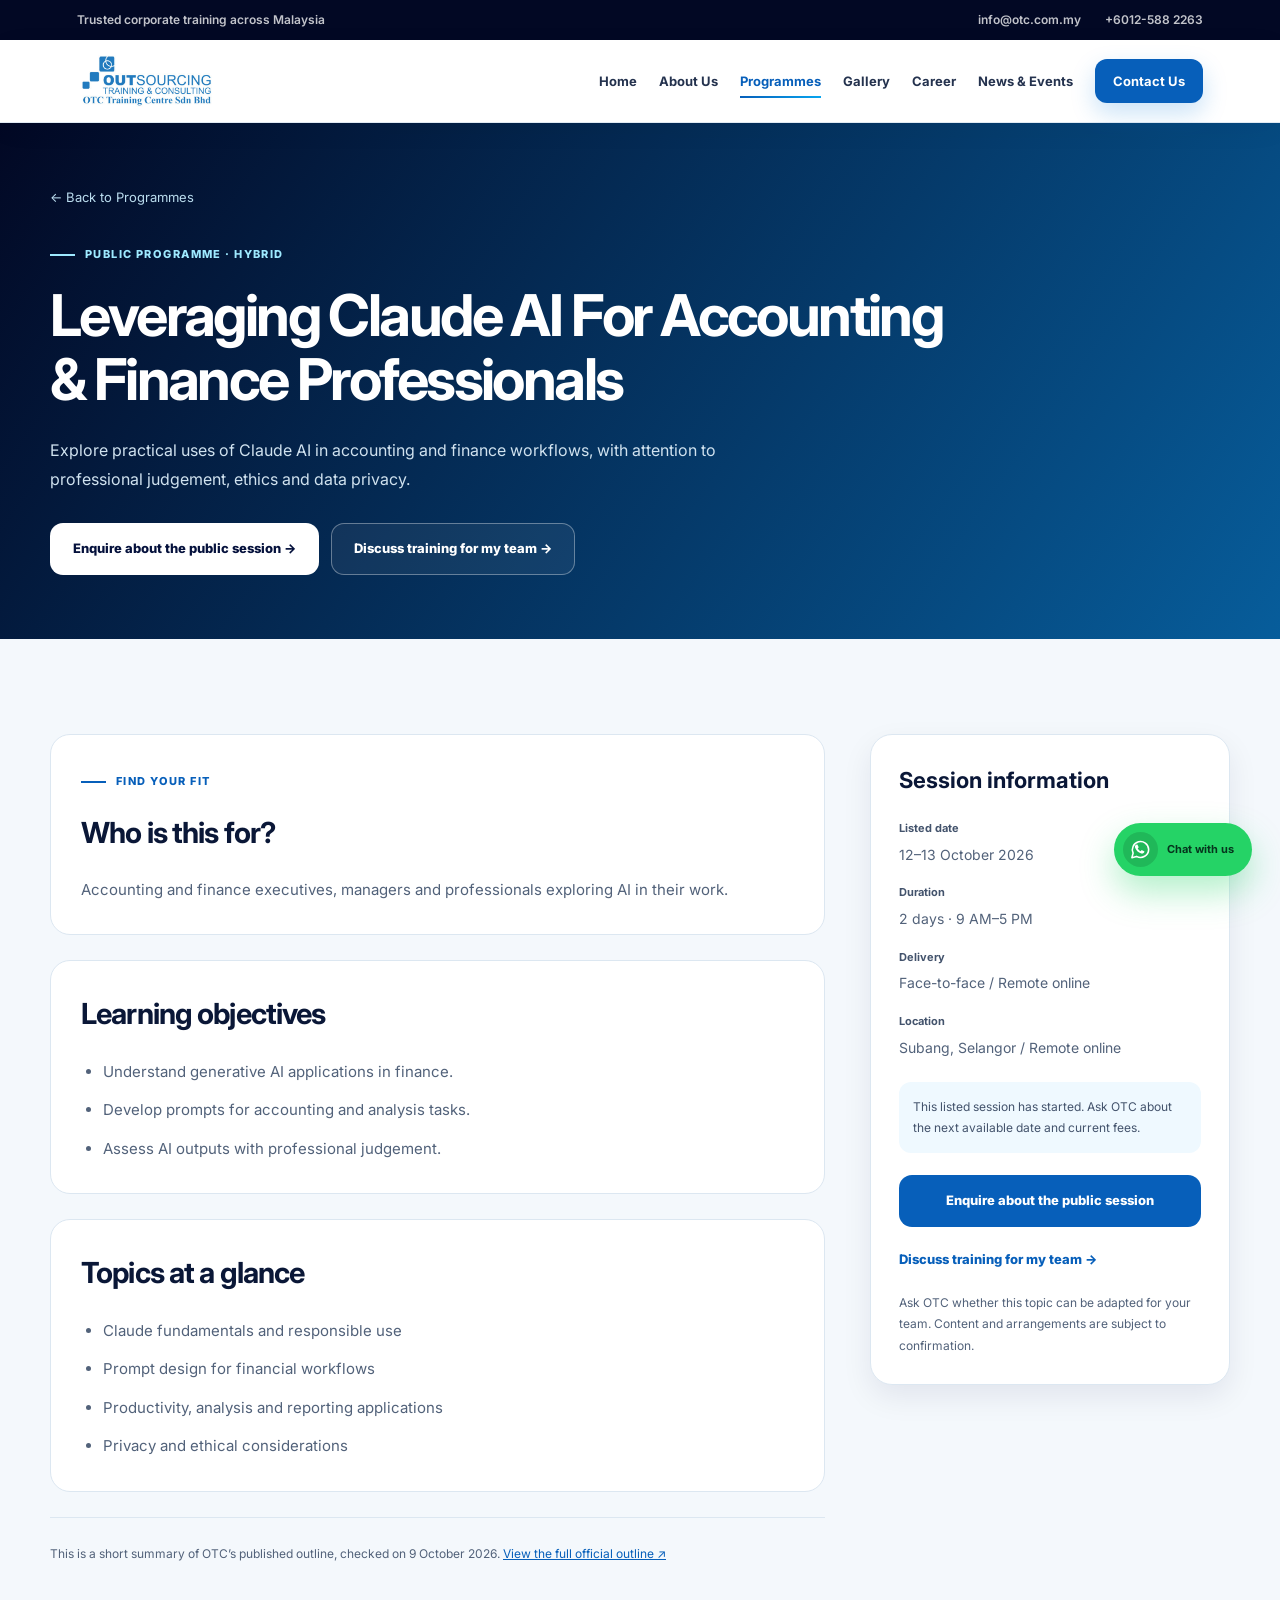
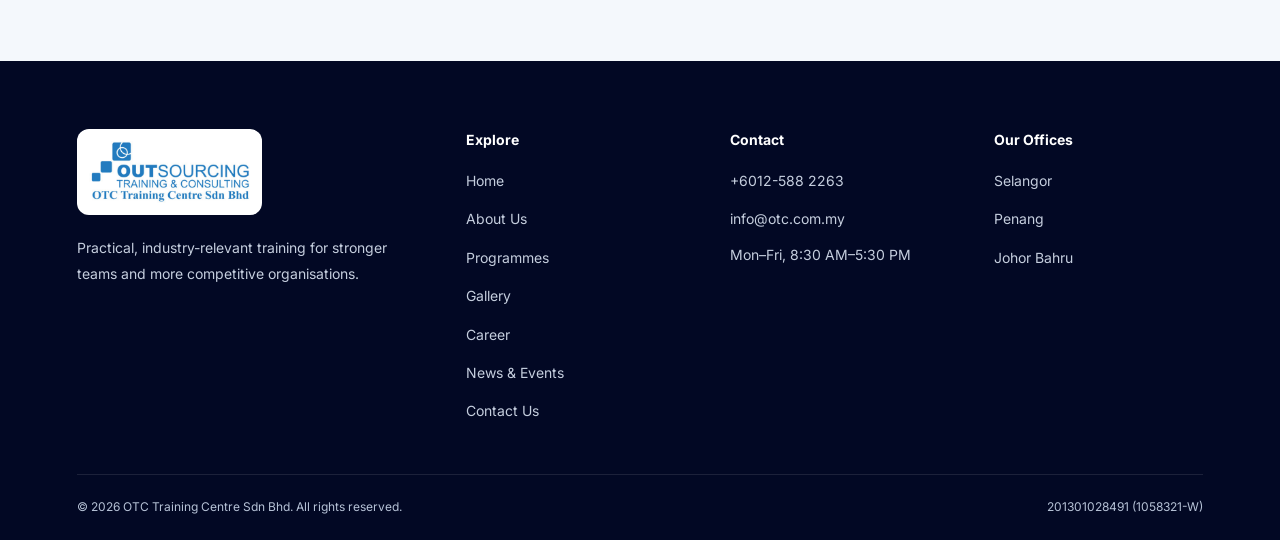
<file: otc-programmes-page/course-claude-finance.html>
<!DOCTYPE html>
<html lang="en"><head><meta charset="UTF-8" /><meta name="viewport" content="width=device-width, initial-scale=1.0" /><title>Leveraging Claude AI For Accounting &amp; Finance Professionals | OTC Training Centre</title><meta name="description" content="Explore public courses and customised corporate training at OTC Training Centre. Find learning areas, scheduled sessions and training enquiry options." /><link rel="preconnect" href="https://fonts.googleapis.com" /><link rel="preconnect" href="https://fonts.gstatic.com" crossorigin /><link href="https://fonts.googleapis.com/css2?family=Inter:wght@400;500;600;700;800&amp;display=swap" rel="stylesheet" /><link rel="stylesheet" href="../shared/site.css" /><link rel="stylesheet" href="style.css" /><link rel="stylesheet" href="course-detail.css" /><script src="script.js" defer></script></head><body>
<a class="skip-link" href="#main-content">Skip to main content</a>
  <header class="topbar"><p>Trusted corporate training across Malaysia</p><div class="topbar-links"><a href="mailto:info@otc.com.my">info@otc.com.my</a><a href="tel:+60125882263">+6012-588 2263</a></div></header>
  <nav class="navbar" aria-label="Primary navigation">
    <a class="brand" href="../otc-home-page/index.html" aria-label="OTC Training Centre home"><img src="../otc-about-page/assets/otc-logo.png" alt="OTC Training Centre" width="420" height="139" /></a>
    <button class="menu-toggle" id="menuToggle" type="button" aria-expanded="false" aria-controls="navLinks" aria-label="Open navigation"><span></span><span></span><span></span></button>
    <ul class="nav-links" id="navLinks"><li><a href="../otc-home-page/index.html">Home</a></li><li><a href="../otc-about-page/index.html">About Us</a></li><li><a class="active" href="index.html" aria-current="location">Programmes</a></li><li><a href="../otc-gallery-page/index.html">Gallery</a></li><li><a href="../otc-career-page/index.html">Career</a></li><li><a href="../otc-news-events-page/index.html">News &amp; Events</a></li><li><a class="nav-cta" href="../otc-contact-page/index.html">Contact Us</a></li></ul>
  </nav>


<main id="main-content"><section class="course-hero"><div class="section-shell"><a class="course-back" href="index.html#public-programmes">← Back to Programmes</a><span class="eyebrow eyebrow-light">Public programme · Hybrid</span><h1>Leveraging Claude AI For Accounting &amp; Finance Professionals</h1><p>Explore practical uses of Claude AI in accounting and finance workflows, with attention to professional judgement, ethics and data privacy.</p><div class="course-enquiry-actions"><a class="button button-light" href="../otc-contact-page/index.html?training=claude-finance#contact">Enquire about the public session →</a><a class="button button-ghost" href="../otc-contact-page/index.html?training=claude-finance-team#contact">Discuss training for my team →</a></div></div></section><section class="section"><div class="section-shell course-layout"><div class="course-body"><section aria-labelledby="audience-title"><span class="eyebrow">Find your fit</span><h2 id="audience-title">Who is this for?</h2><p>Accounting and finance executives, managers and professionals exploring AI in their work.</p></section><section aria-labelledby="outcomes-title"><h2 id="outcomes-title">Learning objectives</h2><ul><li>Understand generative AI applications in finance.</li><li>Develop prompts for accounting and analysis tasks.</li><li>Assess AI outputs with professional judgement.</li></ul></section><section aria-labelledby="topics-title"><h2 id="topics-title">Topics at a glance</h2><ul><li>Claude fundamentals and responsible use</li><li>Prompt design for financial workflows</li><li>Productivity, analysis and reporting applications</li><li>Privacy and ethical considerations</li></ul></section><p class="course-source">This is a short summary of OTC’s published outline, checked on 9 October 2026. <a href="https://otc.com.my/public-programs/claude-ai-for-accounting-training-10/">View the full official outline ↗</a></p></div><aside class="course-facts" aria-labelledby="facts-title"><h2 id="facts-title">Session information</h2><dl><div><dt>Listed date</dt><dd>12–13 October 2026</dd></div><div><dt>Duration</dt><dd>2 days · 9 AM–5 PM</dd></div><div><dt>Delivery</dt><dd>Face-to-face / Remote online</dd></div><div><dt>Location</dt><dd>Subang, Selangor / Remote online</dd></div></dl><p id="courseScheduleStatus" data-start="2026-10-12" class="course-status">Confirm the current date, fee and availability with OTC before registering.</p><a class="button" href="../otc-contact-page/index.html?training=claude-finance#contact">Enquire about the public session</a><a class="text-link" href="../otc-contact-page/index.html?training=claude-finance-team#contact">Discuss training for my team →</a><p class="team-enquiry-note">Ask OTC whether this topic can be adapted for your team. Content and arrangements are subject to confirmation.</p></aside></div></section></main>  <footer class="footer"><div class="footer-main"><div class="footer-brand"><img src="../otc-about-page/assets/otc-logo.png" alt="OTC Training Centre" width="420" height="139" /><p>Practical, industry-relevant training for stronger teams and more competitive organisations.</p></div>
    <div class="footer-column"><h3>Explore</h3><a href="../otc-home-page/index.html">Home</a><a href="../otc-about-page/index.html">About Us</a><a href="index.html">Programmes</a><a href="../otc-gallery-page/index.html">Gallery</a><a href="../otc-career-page/index.html">Career</a><a href="../otc-news-events-page/index.html">News &amp; Events</a><a href="../otc-contact-page/index.html">Contact Us</a></div>
    <div class="footer-column"><h3>Contact</h3><a href="tel:+60125882263">+6012-588 2263</a><a href="mailto:info@otc.com.my">info@otc.com.my</a><p>Mon–Fri, 8:30 AM–5:30 PM</p></div>
    <div class="footer-column"><h3>Our Offices</h3><a href="../otc-contact-page/index.html#offices">Selangor</a><a href="../otc-contact-page/index.html#offices">Penang</a><a href="../otc-contact-page/index.html#offices">Johor Bahru</a></div>
  </div><div class="footer-bottom"><p>&copy; <span id="currentYear">2026</span> OTC Training Centre Sdn Bhd. All rights reserved.</p><p>201301028491 (1058321-W)</p></div></footer>
<a class="floating-whatsapp" href="https://wa.me/60125882263?text=Hi%20OTC%2C%20I%20would%20like%20to%20enquire%20about%20your%20training%20programmes." target="_blank" rel="noopener noreferrer" aria-label="Chat with OTC on WhatsApp"><span aria-hidden="true"><svg class="whatsapp-mark" viewBox="0 0 24 24" fill="none" aria-hidden="true" focusable="false"><path d="M20.5 11.7a8.5 8.5 0 0 1-12.6 7.5L3 20.5l1.3-4.7a8.5 8.5 0 1 1 16.2-4.1Z" stroke="currentColor" stroke-width="1.65" stroke-linecap="round" stroke-linejoin="round"/><path d="M8.1 6.9c.3-.2.7-.1.8.2l1.1 2.2c.1.3.1.5-.1.7l-.8.9c.6 1.2 1.7 2.3 3 2.9l.8-.9c.2-.2.5-.3.7-.1l2.2 1.1c.3.1.4.5.2.8-.6 1.4-1.7 1.8-3.1 1.4-3.2-.9-5.9-3.7-6.6-6.3-.4-1.3.2-2.3 1.8-2.9Z" fill="currentColor"/></svg></span><strong>Chat with us</strong></a>
  <button class="back-to-top" id="backToTop" type="button" aria-label="Back to top"><span aria-hidden="true">↑</span><strong>Back to top</strong></button>
</body></html>
</file>
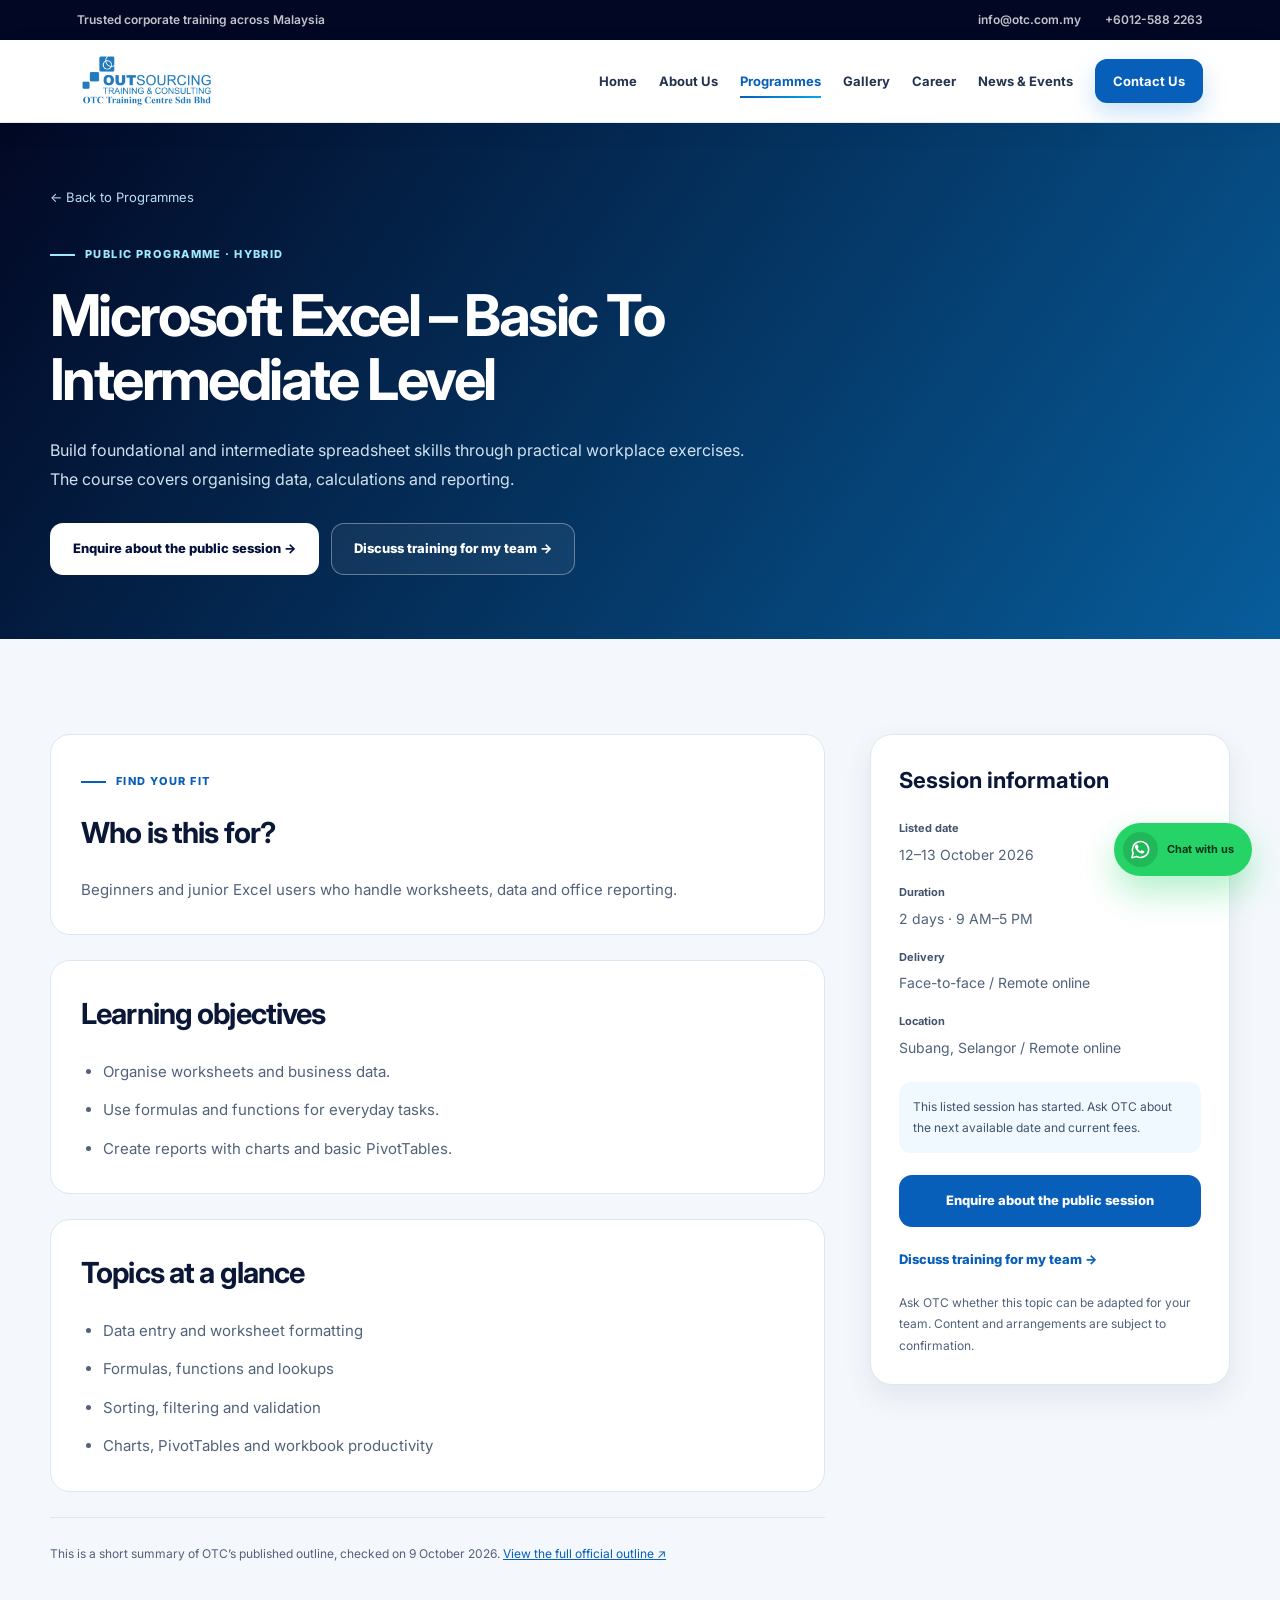
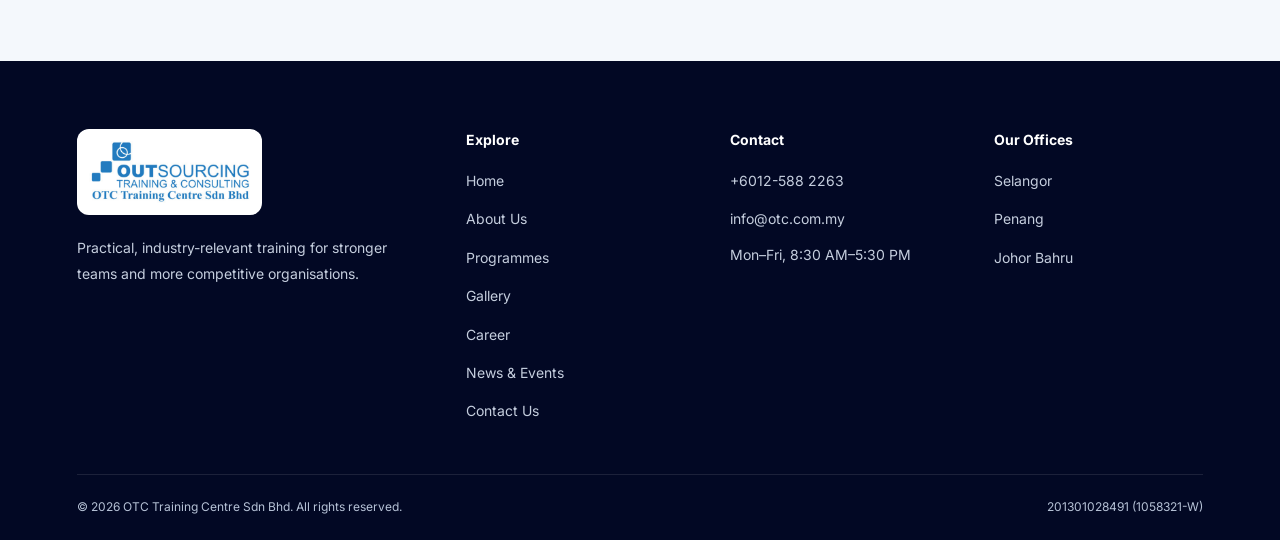
<file: otc-programmes-page/course-excel.html>
<!DOCTYPE html>
<html lang="en"><head><meta charset="UTF-8" /><meta name="viewport" content="width=device-width, initial-scale=1.0" /><title>Microsoft Excel – Basic To Intermediate Level | OTC Training Centre</title><meta name="description" content="Explore public courses and customised corporate training at OTC Training Centre. Find learning areas, scheduled sessions and training enquiry options." /><link rel="preconnect" href="https://fonts.googleapis.com" /><link rel="preconnect" href="https://fonts.gstatic.com" crossorigin /><link href="https://fonts.googleapis.com/css2?family=Inter:wght@400;500;600;700;800&amp;display=swap" rel="stylesheet" /><link rel="stylesheet" href="../shared/site.css" /><link rel="stylesheet" href="style.css" /><link rel="stylesheet" href="course-detail.css" /><script src="script.js" defer></script></head><body>
<a class="skip-link" href="#main-content">Skip to main content</a>
  <header class="topbar"><p>Trusted corporate training across Malaysia</p><div class="topbar-links"><a href="mailto:info@otc.com.my">info@otc.com.my</a><a href="tel:+60125882263">+6012-588 2263</a></div></header>
  <nav class="navbar" aria-label="Primary navigation">
    <a class="brand" href="../otc-home-page/index.html" aria-label="OTC Training Centre home"><img src="../otc-about-page/assets/otc-logo.png" alt="OTC Training Centre" width="420" height="139" /></a>
    <button class="menu-toggle" id="menuToggle" type="button" aria-expanded="false" aria-controls="navLinks" aria-label="Open navigation"><span></span><span></span><span></span></button>
    <ul class="nav-links" id="navLinks"><li><a href="../otc-home-page/index.html">Home</a></li><li><a href="../otc-about-page/index.html">About Us</a></li><li><a class="active" href="index.html" aria-current="location">Programmes</a></li><li><a href="../otc-gallery-page/index.html">Gallery</a></li><li><a href="../otc-career-page/index.html">Career</a></li><li><a href="../otc-news-events-page/index.html">News &amp; Events</a></li><li><a class="nav-cta" href="../otc-contact-page/index.html">Contact Us</a></li></ul>
  </nav>


<main id="main-content"><section class="course-hero"><div class="section-shell"><a class="course-back" href="index.html#public-programmes">← Back to Programmes</a><span class="eyebrow eyebrow-light">Public programme · Hybrid</span><h1>Microsoft Excel – Basic To Intermediate Level</h1><p>Build foundational and intermediate spreadsheet skills through practical workplace exercises. The course covers organising data, calculations and reporting.</p><div class="course-enquiry-actions"><a class="button button-light" href="../otc-contact-page/index.html?training=excel-basic#contact">Enquire about the public session →</a><a class="button button-ghost" href="../otc-contact-page/index.html?training=excel-basic-team#contact">Discuss training for my team →</a></div></div></section><section class="section"><div class="section-shell course-layout"><div class="course-body"><section aria-labelledby="audience-title"><span class="eyebrow">Find your fit</span><h2 id="audience-title">Who is this for?</h2><p>Beginners and junior Excel users who handle worksheets, data and office reporting.</p></section><section aria-labelledby="outcomes-title"><h2 id="outcomes-title">Learning objectives</h2><ul><li>Organise worksheets and business data.</li><li>Use formulas and functions for everyday tasks.</li><li>Create reports with charts and basic PivotTables.</li></ul></section><section aria-labelledby="topics-title"><h2 id="topics-title">Topics at a glance</h2><ul><li>Data entry and worksheet formatting</li><li>Formulas, functions and lookups</li><li>Sorting, filtering and validation</li><li>Charts, PivotTables and workbook productivity</li></ul></section><p class="course-source">This is a short summary of OTC’s published outline, checked on 9 October 2026. <a href="https://otc.com.my/public-programs/microsoft-excel-basic-intermediate-10/">View the full official outline ↗</a></p></div><aside class="course-facts" aria-labelledby="facts-title"><h2 id="facts-title">Session information</h2><dl><div><dt>Listed date</dt><dd>12–13 October 2026</dd></div><div><dt>Duration</dt><dd>2 days · 9 AM–5 PM</dd></div><div><dt>Delivery</dt><dd>Face-to-face / Remote online</dd></div><div><dt>Location</dt><dd>Subang, Selangor / Remote online</dd></div></dl><p id="courseScheduleStatus" data-start="2026-10-12" class="course-status">Confirm the current date, fee and availability with OTC before registering.</p><a class="button" href="../otc-contact-page/index.html?training=excel-basic#contact">Enquire about the public session</a><a class="text-link" href="../otc-contact-page/index.html?training=excel-basic-team#contact">Discuss training for my team →</a><p class="team-enquiry-note">Ask OTC whether this topic can be adapted for your team. Content and arrangements are subject to confirmation.</p></aside></div></section></main>  <footer class="footer"><div class="footer-main"><div class="footer-brand"><img src="../otc-about-page/assets/otc-logo.png" alt="OTC Training Centre" width="420" height="139" /><p>Practical, industry-relevant training for stronger teams and more competitive organisations.</p></div>
    <div class="footer-column"><h3>Explore</h3><a href="../otc-home-page/index.html">Home</a><a href="../otc-about-page/index.html">About Us</a><a href="index.html">Programmes</a><a href="../otc-gallery-page/index.html">Gallery</a><a href="../otc-career-page/index.html">Career</a><a href="../otc-news-events-page/index.html">News &amp; Events</a><a href="../otc-contact-page/index.html">Contact Us</a></div>
    <div class="footer-column"><h3>Contact</h3><a href="tel:+60125882263">+6012-588 2263</a><a href="mailto:info@otc.com.my">info@otc.com.my</a><p>Mon–Fri, 8:30 AM–5:30 PM</p></div>
    <div class="footer-column"><h3>Our Offices</h3><a href="../otc-contact-page/index.html#offices">Selangor</a><a href="../otc-contact-page/index.html#offices">Penang</a><a href="../otc-contact-page/index.html#offices">Johor Bahru</a></div>
  </div><div class="footer-bottom"><p>&copy; <span id="currentYear">2026</span> OTC Training Centre Sdn Bhd. All rights reserved.</p><p>201301028491 (1058321-W)</p></div></footer>
<a class="floating-whatsapp" href="https://wa.me/60125882263?text=Hi%20OTC%2C%20I%20would%20like%20to%20enquire%20about%20your%20training%20programmes." target="_blank" rel="noopener noreferrer" aria-label="Chat with OTC on WhatsApp"><span aria-hidden="true"><svg class="whatsapp-mark" viewBox="0 0 24 24" fill="none" aria-hidden="true" focusable="false"><path d="M20.5 11.7a8.5 8.5 0 0 1-12.6 7.5L3 20.5l1.3-4.7a8.5 8.5 0 1 1 16.2-4.1Z" stroke="currentColor" stroke-width="1.65" stroke-linecap="round" stroke-linejoin="round"/><path d="M8.1 6.9c.3-.2.7-.1.8.2l1.1 2.2c.1.3.1.5-.1.7l-.8.9c.6 1.2 1.7 2.3 3 2.9l.8-.9c.2-.2.5-.3.7-.1l2.2 1.1c.3.1.4.5.2.8-.6 1.4-1.7 1.8-3.1 1.4-3.2-.9-5.9-3.7-6.6-6.3-.4-1.3.2-2.3 1.8-2.9Z" fill="currentColor"/></svg></span><strong>Chat with us</strong></a>
  <button class="back-to-top" id="backToTop" type="button" aria-label="Back to top"><span aria-hidden="true">↑</span><strong>Back to top</strong></button>
</body></html>
</file>
<file: shared/site.css>
:root {
  --navy-950: #020824;
  --navy-900: #05113c;
  --navy-800: #09235d;
  --blue-700: #075fba;
  --blue-600: #0879dc;
  --blue-500: #08a5ef;
  --blue-100: #dff3ff;
  --blue-50: #eff9ff;
  --ink: #0a1737;
  --muted: #61708a;
  --line: #dce7f1;
  --surface: #f4f8fc;
  --white: #ffffff;
  --green: #25d366;
  --shadow-sm: 0 12px 30px rgba(5, 17, 60, 0.08);
  --shadow-lg: 0 28px 80px rgba(5, 17, 60, 0.16);
  --radius-sm: 14px;
  --radius-md: 22px;
  --radius-lg: 32px;
  --success: #08783d;
  --error: #c13232;
  --shadow-md: 0 20px 50px rgba(5,17,60,.12);
  --space-section: 95px;
}

* { box-sizing: border-box; margin: 0; padding: 0; }
html { scroll-behavior: smooth; scroll-padding-top: 92px; }
body { min-height: 100vh; overflow-x: hidden; color: var(--ink); background: var(--surface); font-family: "Inter", Arial, sans-serif; line-height: 1.6; }
img { display: block; max-width: 100%; }
a { color: inherit; }
button { font: inherit; }
::selection { color: var(--white); background: var(--blue-600); }
:focus-visible { outline: 3px solid rgba(8, 165, 239, 0.55); outline-offset: 3px; }

.skip-link { position: fixed; top: 10px; left: 10px; z-index: 999; padding: 10px 14px; color: var(--white); background: var(--navy-900); border-radius: 10px; text-decoration: none; transform: translateY(-150%); }
.skip-link:focus { transform: translateY(0); }
.section { padding: var(--space-section) 20px; }
.section-shell { width: min(1180px, 100%); margin: 0 auto; }

.topbar { min-height: 40px; padding: 8px max(6vw, 20px); display: flex; align-items: center; justify-content: space-between; gap: 20px; color: rgba(255,255,255,.76); background: var(--navy-950); font-size: 12px; font-weight: 600; }
.topbar-links { display: flex; gap: 24px; }
.topbar a { text-decoration: none; transition: color .2s ease; }
.topbar a:hover { color: #7ddcff; }

.navbar { position: sticky; top: 0; z-index: 100; min-height: 82px; padding: 12px max(6vw, 20px); display: flex; align-items: center; justify-content: space-between; background: rgba(255,255,255,.94); border-bottom: 1px solid rgba(220,231,241,.85); box-shadow: 0 7px 30px rgba(5,17,60,.04); backdrop-filter: blur(18px); }
.brand { flex: 0 0 auto; width: 176px; }
.brand img { width: 100%; height: 58px; object-fit: contain; object-position: left center; }
.nav-links { display: flex; align-items: center; gap: 22px; list-style: none; }
.nav-links a { position: relative; color: #24324e; font-size: 13px; font-weight: 700; text-decoration: none; transition: color .2s ease; }
.nav-links a:not(.nav-cta)::after { content: ""; position: absolute; right: 0; bottom: -9px; left: 0; height: 2px; background: linear-gradient(90deg, var(--blue-700), var(--blue-500)); transform: scaleX(0); transition: transform .22s ease; }
.nav-links a:hover, .nav-links a.active { color: var(--blue-700); }
.nav-links a:hover::after, .nav-links a.active::after { transform: scaleX(1); }
.nav-links .nav-cta { min-height: 44px; padding: 11px 18px; display: inline-flex; align-items: center; color: var(--white); background: var(--blue-700); border-radius: 12px; box-shadow: 0 10px 24px rgba(8,121,220,.22); }
.menu-toggle { display: none; width: 45px; height: 45px; padding: 10px; background: var(--blue-50); border: 1px solid #d9effd; border-radius: 13px; cursor: pointer; }
.menu-toggle span { display: block; height: 2px; margin: 5px 1px; background: var(--navy-900); border-radius: 3px; transition: transform .2s ease, opacity .2s ease; }
.menu-toggle.open span:first-child { transform: translateY(7px) rotate(45deg); }
.menu-toggle.open span:nth-child(2) { opacity: 0; }
.menu-toggle.open span:last-child { transform: translateY(-7px) rotate(-45deg); }

.footer { padding: 68px max(6vw, 20px) 24px; color: rgba(255,255,255,.65); background: var(--navy-950); }
.footer-main { max-width: 1180px; margin: 0 auto; padding-bottom: 48px; display: grid; grid-template-columns: 1.6fr repeat(3, 1fr); gap: 55px; }
.footer-brand img { width: 185px; height: auto; padding: 8px; background: var(--white); border-radius: 12px; }
.footer-brand p { max-width: 340px; margin-top: 20px; color: #c5cede; font-size: 14px; line-height: 1.8; }
.footer-column { display: grid; align-content: start; gap: 10px; }
.footer-column h3 { margin-bottom: 6px; color: var(--white); font-size: 14px; }
.footer-column a, .footer-column p { color: #c5cede; font-size: 14px; text-decoration: none; }
.footer-column a:hover { color: #7fdfff; }
.footer-bottom { max-width: 1180px; margin: 0 auto; padding-top: 22px; display: flex; justify-content: space-between; gap: 20px; border-top: 1px solid rgba(255,255,255,.1); color: #b6c2d6; font-size: 12px; }
.floating-whatsapp { position: fixed; right: max(28px, env(safe-area-inset-right)); bottom: max(24px, env(safe-area-inset-bottom)); z-index: 90; min-height: 53px; padding: 8px 18px 8px 9px; display: flex; align-items: center; gap: 9px; color: #06351d; background: var(--green); border-radius: 99px; box-shadow: 0 16px 34px rgba(37,211,102,.35); font-size: 11px; text-decoration: none; transition: transform .2s ease; }
.floating-whatsapp:hover { transform: translateY(-3px); }
.floating-whatsapp span { width: 35px; height: 35px; display: grid; place-items: center; color: var(--white); background: rgba(0,0,0,.13); border-radius: 50%; font-size: 9px; font-weight: 900; }
.back-to-top { position: fixed; left: max(28px, env(safe-area-inset-left)); bottom: max(24px, env(safe-area-inset-bottom)); z-index: 90; min-height: 50px; padding: 7px 16px 7px 7px; display: flex; align-items: center; gap: 9px; color: var(--white); background: rgba(5,17,60,.94); border: 1px solid rgba(255,255,255,.13); border-radius: 99px; box-shadow: 0 14px 32px rgba(5,17,60,.25); font-size: 10px; cursor: pointer; opacity: 0; visibility: hidden; transform: translateY(14px); transition: opacity .22s ease, visibility .22s ease, transform .22s ease; }
.back-to-top span { width: 34px; height: 34px; display: grid; place-items: center; color: var(--navy-900); background: var(--white); border-radius: 50%; font-size: 17px; font-weight: 900; }
.back-to-top.visible { opacity: 1; visibility: visible; transform: translateY(0); }
.back-to-top:hover { transform: translateY(-3px); }


.eyebrow { display: inline-flex; align-items: center; gap: 10px; margin-bottom: 19px; color: var(--blue-700); font-size: 11px; font-weight: 800; letter-spacing: .13em; text-transform: uppercase; }

.eyebrow::before { content: ""; width: 25px; height: 2px; background: currentColor; }

.eyebrow-light { color: #9ee9ff; }

.button { min-height: 52px; padding: 14px 22px; display: inline-flex; align-items: center; justify-content: center; gap: 14px; border: 1px solid transparent; color: var(--white); background: var(--blue-700); border-radius: 13px; font-size: 13px; font-weight: 800; text-decoration: none; transition: transform .2s ease, background .2s ease; }

.button:hover { background: var(--navy-800); transform: translateY(-3px); }

.button-light { color: var(--navy-900); background: var(--white); }

.button-light:hover { color: var(--navy-900); background: var(--blue-100); }

.button-ghost { background: rgba(255,255,255,.06); border-color: rgba(255,255,255,.35); }

.text-link { display: inline-flex; align-items: center; gap: 13px; color: var(--blue-700); font-size: 13px; font-weight: 800; text-decoration: none; }

.text-link:hover { text-decoration: underline; text-underline-offset: 5px; }

.button-whatsapp { color: #073a21; background: #75efa2; }

.button-blue {
  color: var(--blue-700);
  background: var(--white);
  box-shadow: 0 12px 28px rgba(0,0,0,.14);
  white-space: nowrap;
}
/* Shared accessibility, utility icons and page-independent responsive behaviour. */
.button-whatsapp:hover { color: #073a21; background: #98f4b8; }
.button-blue:hover { color: var(--navy-900); background: var(--blue-100); }
.text-link span, .text-link-light span { font-size: 18px; }
.text-link-light { display: inline-flex; gap: 12px; align-items: center; color: #a8eaff; font-size: 13px; font-weight: 800; text-decoration: none; }
.text-link-light:hover { text-decoration: underline; text-underline-offset: 5px; }
.whatsapp-mark { display: block; width: 23px; height: 23px; flex-shrink: 0; }
.contact-tools .floating-whatsapp { position: static; right: auto; bottom: auto; }
.nav-links .nav-cta:hover, .nav-links .nav-cta.active { color: var(--white); background: var(--navy-800); }
.footer-column a { padding-block: 3px; }
@media (max-width: 1050px) {
  .brand { width: 150px; }
  .brand img { height: 49px; }
  .nav-links { gap: 12px; }
  .nav-links a { font-size: 12px; }
  .footer-main { grid-template-columns: 1.5fr 1fr; gap: 36px; }
}
@media (max-width: 860px) {
  .topbar > p { display: none; }
  .topbar { justify-content: center; }
  .navbar { min-height: 74px; }
  .menu-toggle { display: block; }
  .nav-links { position: absolute; top: calc(100% + 8px); right: 16px; left: 16px; padding: 12px; display: grid; gap: 2px; background: rgba(255,255,255,.98); border: 1px solid var(--line); border-radius: 17px; box-shadow: var(--shadow-lg); opacity: 0; visibility: hidden; transform: translateY(-8px); transition: opacity .22s ease, transform .22s ease, visibility .22s ease; }
  .nav-links.open { opacity: 1; visibility: visible; transform: translateY(0); }
  .nav-links a { display: block; padding: 12px; border-radius: 10px; font-size: 13px; }
  .nav-links a:not(.nav-cta)::after { display: none; }
  .nav-links a:hover, .nav-links a.active { background: var(--blue-50); }
  .nav-links .nav-cta { display: flex; margin-top: 4px; color: var(--white); background: var(--blue-700); justify-content: center; }
  .nav-links .nav-cta:hover, .nav-links .nav-cta.active { color: var(--white); background: var(--navy-800); }
}
@media (max-width: 590px) {
  .section { padding: 66px 18px; }
  .topbar { min-height: 36px; }
  .topbar-links a:first-child { display: none; }
  .footer-main { grid-template-columns: 1fr; }
  .footer-bottom { flex-direction: column; }
  .floating-whatsapp strong, .back-to-top strong { display: none; }
  .floating-whatsapp { right: max(18px,env(safe-area-inset-right)); bottom: max(18px,env(safe-area-inset-bottom)); padding: 8px; }
  .back-to-top { left: max(18px,env(safe-area-inset-left)); bottom: max(18px,env(safe-area-inset-bottom)); padding: 7px; }
}
@media (prefers-reduced-motion: reduce) {
  html { scroll-behavior: auto; }
  *, *::before, *::after { animation-duration: .01ms !important; transition-duration: .01ms !important; }
  .button:hover, .floating-whatsapp:hover, .back-to-top:hover { transform: none; }
}
/* Form controls use the same font as the surrounding interface. */
button, input, select, textarea { font: inherit; }
</file>
<file: otc-about-page/style.css>
/* Page-specific layouts. Shared components are in ../shared/site.css. */































.hero { position: relative; min-height: 690px; padding: 84px 20px 120px; display: grid; align-items: center; overflow: hidden; color: var(--white); background: linear-gradient(122deg, var(--navy-950) 0%, #063f85 62%, #087fcb 100%); }

.hero::before { content: ""; position: absolute; inset: 0; opacity: .12; background-image: linear-gradient(rgba(255,255,255,.2) 1px, transparent 1px), linear-gradient(90deg, rgba(255,255,255,.2) 1px, transparent 1px); background-size: 54px 54px; mask-image: linear-gradient(to right, black, transparent 62%); }

.hero-glow { position: absolute; border-radius: 50%; filter: blur(2px); }

.hero-glow-one { top: -190px; right: 20%; width: 500px; height: 500px; background: radial-gradient(circle, rgba(0,187,255,.28), transparent 68%); }

.hero-glow-two { bottom: -300px; left: -180px; width: 700px; height: 700px; border: 1px solid rgba(255,255,255,.12); box-shadow: inset 0 0 120px rgba(8,165,239,.12); }

.hero-inner { position: relative; z-index: 2; width: min(1180px, 100%); margin: 0 auto; display: grid; grid-template-columns: 1.02fr .98fr; align-items: center; gap: 70px; }




.hero h1 { max-width: 680px; margin-bottom: 24px; font-size: clamp(45px, 5.5vw, 72px); line-height: 1.03; letter-spacing: -.052em; }

.hero-copy > p { max-width: 610px; color: rgba(255,255,255,.8); font-size: 17px; line-height: 1.75; }

.hero-actions { margin-top: 32px; display: flex; flex-wrap: wrap; gap: 13px; }





.hero-trust { margin-top: 33px; padding-top: 24px; display: flex; flex-wrap: wrap; gap: 16px 24px; border-top: 1px solid rgba(255,255,255,.12); }

.hero-trust span { display: flex; align-items: center; gap: 8px; color: rgba(255,255,255,.76); font-size: 11px; font-weight: 700; }

.hero-trust i { width: 7px; height: 7px; background: #5af191; border-radius: 50%; box-shadow: 0 0 0 4px rgba(90,241,145,.11); }

.hero-visual { position: relative; padding: 20px 22px 25px 10px; }

.hero-image { position: relative; overflow: hidden; border: 1px solid rgba(255,255,255,.18); border-radius: 28px; box-shadow: 0 34px 90px rgba(0,0,0,.3); }

.hero-image::after { content: ""; position: absolute; inset: 0; background: linear-gradient(to top, rgba(2,8,36,.45), transparent 55%); }

.hero-image img { width: 100%; height: 490px; object-fit: cover; }

.experience-card { position: absolute; right: -20px; bottom: -20px; width: 168px; min-height: 150px; padding: 22px; display: grid; align-content: center; color: var(--navy-900); background: var(--white); border-radius: 22px; box-shadow: var(--shadow-lg); }

.experience-card strong { color: var(--blue-700); font-size: 52px; line-height: 1; letter-spacing: -.05em; }

.experience-card span { margin-top: 8px; color: var(--muted); font-size: 11px; font-weight: 700; line-height: 1.4; }

.quality-card { position: absolute; top: 4px; left: -26px; min-width: 210px; padding: 15px; display: flex; align-items: center; gap: 11px; color: var(--ink); background: rgba(255,255,255,.94); border: 1px solid rgba(255,255,255,.8); border-radius: 17px; box-shadow: var(--shadow-sm); backdrop-filter: blur(16px); }

.quality-icon { flex: 0 0 auto; width: 34px; height: 34px; display: grid; place-items: center; color: var(--white); background: linear-gradient(135deg, var(--blue-700), var(--blue-500)); border-radius: 11px; font-size: 13px; font-weight: 900; }

.quality-card div { display: grid; }

.quality-card strong { font-size: 11px; }

.quality-card small { color: var(--muted); font-size: 9px; }

.stats { position: relative; z-index: 4; width: min(1100px, calc(100% - 36px)); min-height: 145px; margin: -63px auto 0; padding: 20px 12px; display: grid; grid-template-columns: repeat(5, 1fr); background: var(--white); border: 1px solid rgba(220,231,241,.9); border-radius: 24px; box-shadow: var(--shadow-lg); }

.stat { padding: 20px; display: grid; place-items: center; align-content: center; border-right: 1px solid var(--line); text-align: center; }

.stat:last-child { border-right: 0; }

.stat strong { color: var(--blue-700); font-size: clamp(26px, 3vw, 36px); line-height: 1.15; letter-spacing: -.04em; }

.stat span { margin-top: 7px; color: var(--muted); font-size: 11px; font-weight: 700; }

.story { padding-top: 150px; background: var(--surface); }

.story-grid { display: grid; grid-template-columns: .82fr 1.18fr; align-items: center; gap: 90px; }

.story-visual { position: relative; min-height: 500px; display: grid; place-items: center; }

.story-panel { position: relative; z-index: 3; width: 330px; height: 400px; padding: 45px; display: grid; align-content: center; color: var(--white); background: linear-gradient(145deg, var(--navy-900), var(--blue-700)); border-radius: 180px 180px 28px 28px; box-shadow: var(--shadow-lg); }

.story-panel::before { content: ""; position: absolute; inset: 15px; border: 1px solid rgba(255,255,255,.14); border-radius: inherit; }

.story-panel span { position: relative; color: #90e4ff; font-size: 12px; font-weight: 800; letter-spacing: .14em; text-transform: uppercase; }

.story-panel strong { position: relative; margin: 5px 0 22px; font-size: 75px; line-height: 1; letter-spacing: -.06em; }

.story-panel p { position: relative; color: rgba(255,255,255,.74); font-size: 13px; }

.story-orbit { position: absolute; border: 1px solid rgba(8,121,220,.18); border-radius: 50%; }

.orbit-one { width: 450px; height: 450px; }

.orbit-two { width: 530px; height: 530px; border-style: dashed; }

.story-copy h2,
.section-heading h2,
.accreditation-copy h2,
.awards-heading h2,
.client-heading h2 { color: var(--ink); font-size: clamp(34px, 4.2vw, 52px); line-height: 1.12; letter-spacing: -.045em; }

.story-copy .lead { margin-top: 25px; color: #24324e; font-size: 17px; font-weight: 600; line-height: 1.75; }

.story-copy > p:not(.lead) { margin-top: 18px; color: var(--muted); font-size: 14px; line-height: 1.85; }

.story-points { margin-top: 32px; display: grid; grid-template-columns: repeat(2, 1fr); gap: 16px; }

.story-points div { padding: 18px; display: flex; gap: 13px; background: var(--white); border: 1px solid var(--line); border-radius: 15px; box-shadow: var(--shadow-sm); }

.story-points span { flex: 0 0 auto; color: var(--blue-600); font-size: 11px; font-weight: 800; }

.story-points p { color: var(--muted); font-size: 11px; line-height: 1.5; }

.story-points strong { display: block; margin-bottom: 4px; color: var(--ink); font-size: 12px; }

.purpose { position: relative; overflow: hidden; color: var(--white); background: var(--navy-950); }

.purpose-pattern { position: absolute; inset: 0; opacity: .1; background: radial-gradient(circle at 20% 20%, var(--blue-500) 0 2px, transparent 3px); background-size: 34px 34px; }

.purpose .section-shell { position: relative; }

.purpose-heading { max-width: 680px; margin-bottom: 48px; }

.motto-label { margin-bottom: 10px; color: rgba(255,255,255,.48); font-size: 11px; font-weight: 800; letter-spacing: .13em; text-transform: uppercase; }

.purpose-heading h2 { font-size: clamp(50px, 7vw, 84px); line-height: .96; letter-spacing: -.06em; }

.purpose-heading h2 span { color: #74d8ff; }

.purpose-heading > p:last-child { max-width: 570px; margin-top: 24px; color: rgba(255,255,255,.66); }

.purpose-cards { display: grid; grid-template-columns: repeat(3, 1fr); gap: 16px; }

.purpose-card { position: relative; min-height: 330px; padding: 32px; overflow: hidden; background: rgba(255,255,255,.07); border: 1px solid rgba(255,255,255,.12); border-radius: 22px; transition: transform .25s ease, background .25s ease; }

.purpose-card:hover { transform: translateY(-6px); background: rgba(255,255,255,.1); }

.purpose-number { position: absolute; top: 22px; right: 24px; color: rgba(255,255,255,.24); font-size: 11px; font-weight: 800; }

.purpose-icon { width: 48px; height: 48px; margin-bottom: 44px; display: grid; place-items: center; color: var(--navy-900); background: #85e0ff; border-radius: 15px; font-weight: 900; }

.purpose-card h3 { margin-bottom: 15px; font-size: 21px; }

.purpose-card p { color: rgba(255,255,255,.65); font-size: 13px; line-height: 1.8; }

.section-heading { max-width: 730px; margin: 0 auto 48px; text-align: center; }

.section-heading .eyebrow { justify-content: center; }

.section-heading p { max-width: 610px; margin: 16px auto 0; color: var(--muted); font-size: 14px; }

.values { background: var(--white); }

.values-grid { display: grid; grid-template-columns: repeat(10, 1fr); gap: 16px; }

.value-card { position: relative; min-height: 285px; padding: 27px; overflow: hidden; background: var(--surface); border: 1px solid var(--line); border-radius: 20px; transition: transform .25s ease, box-shadow .25s ease, border-color .25s ease; }

.value-card:nth-child(-n+2) { grid-column: span 5; }

.value-card:nth-child(n+3) { grid-column: span 3; }

.value-card:last-child { grid-column: 7 / span 4; }

.value-card:hover { transform: translateY(-6px); border-color: #b5dcf6; box-shadow: var(--shadow-sm); }

.value-index { position: absolute; top: 22px; right: 24px; color: #a0acbd; font-size: 10px; font-weight: 800; }

.value-symbol { width: 46px; height: 46px; margin-bottom: 52px; display: grid; place-items: center; color: var(--white); background: linear-gradient(135deg, var(--navy-800), var(--blue-500)); border-radius: 14px; box-shadow: 0 10px 24px rgba(8,121,220,.2); font-size: 14px; font-weight: 900; }

.value-card h3 { margin-bottom: 11px; font-size: 18px; }

.value-card p { color: var(--muted); font-size: 12px; line-height: 1.75; }

.accreditations { background: linear-gradient(180deg, #f3f9fd, #eaf5fc); }

.accreditation-grid { display: grid; grid-template-columns: .85fr 1.15fr; align-items: center; gap: 85px; }

.accreditation-copy p { margin: 23px 0; color: var(--muted); font-size: 14px; line-height: 1.85; }




.accreditation-list { display: grid; grid-template-columns: repeat(2, 1fr); gap: 13px; }

.accreditation-list article { min-height: 100px; padding: 17px; display: flex; align-items: center; gap: 14px; background: rgba(255,255,255,.82); border: 1px solid rgba(203,224,238,.9); border-radius: 17px; box-shadow: 0 8px 24px rgba(5,17,60,.04); }

.accreditation-list article > span { flex: 0 0 auto; width: 50px; height: 50px; display: grid; place-items: center; color: var(--blue-700); background: var(--blue-50); border: 1px solid #d6eefc; border-radius: 14px; font-size: 9px; font-weight: 900; }

.accreditation-list div { display: grid; }

.accreditation-list strong { font-size: 11px; line-height: 1.4; }

.accreditation-list small { margin-top: 4px; color: var(--muted); font-size: 9px; line-height: 1.4; }

.timeline-section { background: var(--white); }

.timeline { position: relative; max-width: 920px; margin: 0 auto; padding-top: 15px; }

.timeline::before { content: ""; position: absolute; top: 28px; bottom: 80px; left: 50%; width: 2px; background: linear-gradient(var(--blue-500), #cceaf9); transform: translateX(-50%); }

.timeline-item { position: relative; min-height: 175px; display: grid; grid-template-columns: 1fr 90px 1fr; align-items: start; }

.timeline-item:nth-child(odd) .timeline-year { grid-column: 1; text-align: right; }

.timeline-item:nth-child(odd) .timeline-card { grid-column: 3; }

.timeline-item:nth-child(even) .timeline-year { grid-column: 3; text-align: left; }

.timeline-item:nth-child(even) .timeline-card { grid-column: 1; grid-row: 1; text-align: right; }

.timeline-year { padding-top: 4px; color: var(--blue-700); font-size: 28px; font-weight: 800; letter-spacing: -.04em; }

.timeline-dot { position: relative; z-index: 2; grid-column: 2; grid-row: 1; width: 17px; height: 17px; margin: 9px auto 0; background: var(--white); border: 4px solid var(--blue-500); border-radius: 50%; box-shadow: 0 0 0 7px var(--blue-100); }

.timeline-card { padding: 0 20px 38px; }

.timeline-card span { color: var(--blue-600); font-size: 9px; font-weight: 800; letter-spacing: .12em; text-transform: uppercase; }

.timeline-card h3 { margin: 4px 0 7px; font-size: 15px; }

.timeline-card p { color: var(--muted); font-size: 11px; line-height: 1.65; }

.awards { color: var(--white); background: linear-gradient(135deg, var(--navy-950), #082c68); }

.awards-heading { margin-bottom: 42px; display: grid; grid-template-columns: 1fr .65fr; align-items: end; gap: 60px; }

.awards-heading h2 { color: var(--white); }

.awards-heading > p { color: rgba(255,255,255,.6); font-size: 13px; line-height: 1.8; }

.awards-grid { display: grid; grid-template-columns: repeat(5, 1fr); gap: 13px; }

.award-card { overflow: hidden; background: rgba(255,255,255,.07); border: 1px solid rgba(255,255,255,.11); border-radius: 17px; transition: transform .25s ease, background .25s ease; }

.award-card:hover { transform: translateY(-7px); background: rgba(255,255,255,.11); }

.award-card img { width: 100%; height: 190px; padding: 14px; object-fit: contain; background: rgba(255,255,255,.96); }

.award-card div { padding: 17px; }

.award-card span { color: #80deff; font-size: 9px; font-weight: 800; letter-spacing: .12em; }

.award-card h3 { margin-top: 5px; font-size: 12px; line-height: 1.45; }

.clients { background: var(--surface); text-align: center; }

.client-heading { max-width: 650px; margin: 0 auto 42px; }

.client-heading .eyebrow { justify-content: center; }

.client-heading p { margin-top: 12px; color: var(--muted); font-size: 13px; }

.client-logos { padding: 27px; display: grid; grid-template-columns: repeat(6, 1fr); align-items: center; gap: 25px; background: var(--white); border: 1px solid var(--line); border-radius: 22px; box-shadow: var(--shadow-sm); }

.client-logos img { width: 100%; height: 65px; object-fit: contain; filter: grayscale(1); opacity: .68; transition: filter .25s ease, opacity .25s ease, transform .25s ease; }

.client-logos img:hover { filter: grayscale(0); opacity: 1; transform: scale(1.04); }

.client-note { margin-top: 14px; color: #8a96a8; font-size: 9px; }

.cta { padding-top: 0; background: var(--surface); }

.cta-card { position: relative; min-height: 315px; padding: 62px; display: grid; grid-template-columns: 1fr auto; align-items: center; gap: 50px; overflow: hidden; color: var(--white); background: linear-gradient(130deg, #061440, #0877c8); border-radius: 30px; box-shadow: var(--shadow-lg); }

.cta-card::after { content: ""; position: absolute; right: -120px; bottom: -230px; width: 500px; height: 500px; border: 80px solid rgba(255,255,255,.06); border-radius: 50%; }

.cta-card > * { position: relative; z-index: 2; }

.cta-card h2 { max-width: 630px; font-size: clamp(35px, 4.5vw, 54px); line-height: 1.08; letter-spacing: -.045em; }

.cta-card p { max-width: 650px; margin-top: 17px; color: rgba(255,255,255,.7); font-size: 13px; }

.cta-actions { display: grid; gap: 10px; }


















.reveal { opacity: 0; transform: translateY(24px); transition: opacity .7s ease, transform .7s ease; }

.reveal.visible { opacity: 1; transform: translateY(0); }

@media (max-width: 1050px) {

.hero-inner { gap: 38px; }

.hero-image img { height: 430px; }

.story-grid { gap: 50px; }

.awards-grid { grid-template-columns: repeat(3, 1fr); }



}

@media (max-width: 860px) {













.hero { padding-top: 65px; }

.hero-inner,
.story-grid,
.accreditation-grid { grid-template-columns: 1fr; }

.hero-copy { text-align: center; }

.hero-copy > p { margin-inline: auto; }

.hero-actions,
.hero-trust { justify-content: center; }

.hero-visual { max-width: 620px; margin: 15px auto 0; }

.stats { grid-template-columns: repeat(3, 1fr); }

.stat { border-bottom: 1px solid var(--line); }

.stat:nth-child(3) { border-right: 0; }

.stat:nth-child(n+4) { border-bottom: 0; }

.story-visual { order: 2; }

.story-copy { order: 1; }

.purpose-cards { grid-template-columns: 1fr; }

.purpose-card { min-height: 270px; }

.values-grid { grid-template-columns: repeat(2, 1fr); }

.value-card:nth-child(n) { grid-column: auto; }

.value-card:last-child { grid-column: 1 / -1; }

.accreditation-grid { gap: 48px; }

.awards-heading { grid-template-columns: 1fr; gap: 20px; }

.client-logos { grid-template-columns: repeat(3, 1fr); }

.cta-card { padding: 45px; grid-template-columns: 1fr; }

.cta-actions { grid-template-columns: repeat(2, 1fr); }

}

@media (max-width: 590px) {



.hero { min-height: auto; padding: 65px 18px 105px; }

.hero h1 { font-size: 44px; }

.hero-copy > p { font-size: 15px; }

.hero-actions { align-items: stretch; flex-direction: column; }

.hero-actions .button { width: 100%; }

.hero-trust { gap: 12px; }

.hero-image img { height: 330px; }

.quality-card { left: -3px; min-width: 185px; }

.experience-card { right: -3px; bottom: -22px; width: 140px; min-height: 130px; }

.experience-card strong { font-size: 43px; }

.stats { margin-top: -52px; grid-template-columns: repeat(2, 1fr); }

.stat:nth-child(n) { min-height: 105px; border-right: 1px solid var(--line); border-bottom: 1px solid var(--line); }

.stat:nth-child(even) { border-right: 0; }

.stat:last-child { grid-column: 1 / -1; border-right: 0; border-bottom: 0; }

.story { padding-top: 105px; }

.story-points { grid-template-columns: 1fr; }

.story-visual { min-height: 430px; transform: scale(.85); }

.story-panel { width: 300px; height: 370px; }

.purpose-heading h2 { font-size: 54px; }

.values-grid { grid-template-columns: 1fr; }

.value-card:last-child { grid-column: auto; }

.accreditation-list { grid-template-columns: 1fr; }

.timeline::before { left: 8px; transform: none; }

.timeline-item { min-height: 0; padding: 0 0 34px 39px; display: block; }

.timeline-item:nth-child(n) .timeline-year,
.timeline-item:nth-child(n) .timeline-card { text-align: left; }

.timeline-year { font-size: 23px; }

.timeline-dot { position: absolute; top: 3px; left: 0; width: 17px; height: 17px; margin: 0; }

.timeline-card { padding: 3px 0 0; }

.awards-grid { grid-template-columns: repeat(2, 1fr); }

.award-card:last-child { grid-column: 1 / -1; }

.client-logos { grid-template-columns: repeat(2, 1fr); }

.cta { padding-top: 0; }

.cta-card { padding: 36px 25px; }

.cta-actions { grid-template-columns: 1fr; }








}

@media (prefers-reduced-motion: reduce) {


.reveal { opacity: 1; transform: none; }

}

.hero-image {
  aspect-ratio: 16 / 9;
}

.hero-image img {
  width: 100%;
  height: 100%;
  object-fit: contain;
}

.hero-visual {
  padding: 0;
  display: grid;
  grid-template-columns: 1.05fr .95fr;
  gap: 12px;
}

.hero-image {
  grid-column: 1 / -1;
}

.quality-card,
.experience-card {
  position: static;
  width: auto;
  min-width: 0;
  min-height: 84px;
}

.experience-card {
  padding: 15px 18px;
  display: flex;
  align-items: center;
  gap: 13px;
  border: 1px solid rgba(255,255,255,.75);
}

.experience-card strong {
  font-size: 39px;
}

.experience-card span {
  margin-top: 0;
}

.quality-card {
  padding: 15px 17px;
}

.story-visual {
  min-height: auto;
  display: block;
}

.story-photo {
  position: relative;
  overflow: hidden;
  background: var(--navy-900);
  border: 10px solid var(--white);
  border-radius: 26px;
  box-shadow: var(--shadow-lg);
}

.story-photo::after {
  content: "";
  position: absolute;
  inset: 0;
  background: linear-gradient(to top, rgba(2,8,36,.78), transparent 58%);
  pointer-events: none;
}

.story-photo img {
  width: 100%;
  height: 530px;
  object-fit: cover;
}

.story-photo figcaption {
  position: absolute;
  right: 28px;
  bottom: 26px;
  left: 28px;
  z-index: 2;
  color: rgba(255,255,255,.8);
  font-size: 12px;
  font-weight: 600;
  line-height: 1.55;
}

.story-photo figcaption span {
  display: block;
  margin-bottom: 5px;
  color: #87dfff;
  font-size: 10px;
  font-weight: 800;
  letter-spacing: .12em;
  text-transform: uppercase;
}

.story-since {
  position: absolute;
  right: -24px;
  bottom: -28px;
  z-index: 3;
  min-width: 145px;
  padding: 18px 22px;
  display: grid;
  color: var(--white);
  background: linear-gradient(135deg, var(--blue-700), var(--blue-500));
  border: 6px solid var(--surface);
  border-radius: 20px;
  box-shadow: var(--shadow-sm);
}

.story-since span {
  color: rgba(255,255,255,.68);
  font-size: 8px;
  font-weight: 800;
  letter-spacing: .12em;
  text-transform: uppercase;
}

.story-since strong {
  font-size: 29px;
  line-height: 1.25;
}

.mid-cta {
  padding: 0 20px;
  background: var(--white);
}

.mid-cta-inner {
  position: relative;
  z-index: 3;
  min-height: 180px;
  margin-bottom: 0;
  padding: 35px 42px;
  display: grid;
  grid-template-columns: 1fr auto;
  align-items: center;
  gap: 38px;
  color: var(--white);
  background: linear-gradient(120deg, #0758ae, #08a5ef);
  border-radius: 24px;
  box-shadow: 0 24px 54px rgba(8,121,220,.25);
}

.mid-cta-inner::after {
  content: "";
  position: absolute;
  right: 18%;
  bottom: -95px;
  width: 220px;
  height: 220px;
  border: 34px solid rgba(255,255,255,.08);
  border-radius: 50%;
  pointer-events: none;
}

.mid-cta-copy,
.mid-cta-inner .button {
  position: relative;
  z-index: 2;
}

.mid-cta-kicker {
  color: #c9f2ff;
  font-size: 9px;
  font-weight: 800;
  letter-spacing: .12em;
  text-transform: uppercase;
}

.mid-cta h2 {
  margin: 4px 0 7px;
  font-size: clamp(25px, 3vw, 37px);
  line-height: 1.15;
  letter-spacing: -.035em;
}

.mid-cta p {
  max-width: 680px;
  color: rgba(255,255,255,.75);
  font-size: 11px;
}


.accreditations {
  padding-top: 155px;
}

.accreditation-list article > img {
  flex: 0 0 auto;
  width: 58px;
  height: 58px;
  padding: 5px;
  object-fit: contain;
  background: var(--white);
  border: 1px solid #d6eefc;
  border-radius: 14px;
}

.accreditation-list article:nth-child(4) > img {
  padding: 8px 3px;
}

.awards-grid {
  grid-template-columns: repeat(4, 1fr);
}

.award-card img {
  height: 165px;
}

.award-featured {
  grid-column: span 2;
  grid-row: span 2;
  display: grid;
  grid-template-rows: 1fr auto;
}

.award-featured img {
  height: 338px;
}

.award-featured div {
  padding: 22px;
}

.award-featured h3 {
  font-size: 17px;
}

.award-featured p {
  margin-top: 8px;
  color: rgba(255,255,255,.57);
  font-size: 10px;
  line-height: 1.65;
}

@media (max-width: 860px) {
.hero-visual {
    grid-template-columns: 1fr 1fr;
  }

.story-photo img {
    height: 470px;
  }

.mid-cta-inner {
    padding: 32px;
    grid-template-columns: 1fr;
    gap: 22px;
  }

.mid-cta-inner .button {
    justify-self: start;
  }

.awards-grid {
    grid-template-columns: repeat(2, 1fr);
  }

.award-featured {
    grid-column: 1 / -1;
  }

}

@media (max-width: 590px) {
.hero-visual {
    grid-template-columns: 1fr;
  }

.hero-image {
    grid-column: auto;
  }

.quality-card,
.experience-card {
    min-height: 76px;
  }

.story-photo img {
    height: 400px;
  }

.story-since {
    right: -6px;
  }

.mid-cta {
    padding-inline: 18px;
  }

.mid-cta-inner {
    padding: 28px 23px;
  }

.mid-cta-inner .button {
    width: 100%;
    white-space: normal;
    text-align: center;
  }

.accreditations {
    padding-top: 125px;
  }

.awards-grid {
    grid-template-columns: 1fr;
  }

.award-featured,
.award-card:last-child {
    grid-column: auto;
  }

.award-featured img {
    height: 280px;
  }

}


.purpose-icon svg,
.value-symbol svg { display: block; width: 29px; height: 29px; }

.purpose-icon,
.value-symbol { flex-shrink: 0; }
</file>
<file: otc-contact-page/style.css>
/* Page-specific layouts. Shared components are in ../shared/site.css. */




body.chat-open {
  overflow: hidden;
}






























.hero {
  position: relative;
  min-height: 700px;
  padding: 84px 20px 128px;
  display: grid;
  align-items: center;
  overflow: hidden;
  color: var(--white);
  background: linear-gradient(122deg, var(--navy-950) 0%, #063f85 62%, #087fcb 100%);
}

.hero::before {
  content: "";
  position: absolute;
  inset: 0;
  opacity: 0.12;
  background-image:
    linear-gradient(rgba(255, 255, 255, 0.2) 1px, transparent 1px),
    linear-gradient(90deg, rgba(255, 255, 255, 0.2) 1px, transparent 1px);
  background-size: 54px 54px;
  mask-image: linear-gradient(to right, black, transparent 72%);
}

.hero-glow {
  position: absolute;
  border-radius: 50%;
  filter: blur(2px);
}

.hero-glow-one {
  top: -190px;
  right: 12%;
  width: 500px;
  height: 500px;
  background: radial-gradient(circle, rgba(0, 187, 255, 0.28), transparent 68%);
}

.hero-glow-two {
  bottom: -320px;
  left: -180px;
  width: 700px;
  height: 700px;
  border: 1px solid rgba(255, 255, 255, 0.12);
  box-shadow: inset 0 0 120px rgba(8, 165, 239, 0.12);
}

.hero-inner {
  position: relative;
  z-index: 2;
  width: min(1180px, 100%);
  margin: 0 auto;
  display: grid;
  grid-template-columns: 1.08fr 0.92fr;
  align-items: center;
  gap: 76px;
}




.hero h1 {
  max-width: 700px;
  margin-bottom: 24px;
  font-size: clamp(45px, 5.5vw, 72px);
  line-height: 1.03;
  letter-spacing: -0.052em;
}

.hero-copy > p {
  max-width: 630px;
  color: rgba(255, 255, 255, 0.8);
  font-size: 17px;
  line-height: 1.75;
}

.hero-actions {
  margin-top: 32px;
  display: flex;
  flex-wrap: wrap;
  gap: 13px;
}





.hero-trust {
  margin-top: 33px;
  padding-top: 24px;
  display: flex;
  flex-wrap: wrap;
  gap: 16px 24px;
  border-top: 1px solid rgba(255, 255, 255, 0.12);
}

.hero-trust span {
  display: flex;
  align-items: center;
  gap: 8px;
  color: rgba(255, 255, 255, 0.76);
  font-size: 11px;
  font-weight: 700;
}

.hero-trust i {
  width: 7px;
  height: 7px;
  background: #5af191;
  border-radius: 50%;
  box-shadow: 0 0 0 4px rgba(90, 241, 145, 0.11);
}

.hero-consult-card {
  position: relative;
  padding: 28px;
  color: var(--ink);
  background: rgba(255, 255, 255, 0.96);
  border: 1px solid rgba(255, 255, 255, 0.8);
  border-radius: 28px;
  box-shadow: 0 34px 90px rgba(0, 0, 0, 0.28);
  backdrop-filter: blur(18px);
}

.hero-consult-card::before {
  content: "";
  position: absolute;
  top: 22px;
  right: 22px;
  width: 10px;
  height: 10px;
  background: #4ee98a;
  border: 5px solid #dff9e9;
  border-radius: 50%;
}

.consult-card-header > span {
  color: var(--blue-700);
  font-size: 9px;
  font-weight: 800;
  letter-spacing: 0.12em;
  text-transform: uppercase;
}

.consult-card-header > strong {
  display: block;
  margin-top: 5px;
  font-size: 25px;
  line-height: 1.25;
  letter-spacing: -0.035em;
}

.consult-card-header p {
  margin-top: 7px;
  color: var(--muted);
  font-size: 12px;
}

.consult-options {
  margin-top: 22px;
  display: grid;
  gap: 10px;
}

.consult-options a {
  min-height: 75px;
  padding: 12px;
  display: grid;
  grid-template-columns: auto 1fr auto;
  align-items: center;
  gap: 13px;
  background: var(--surface);
  border: 1px solid var(--line);
  border-radius: 15px;
  text-decoration: none;
  transition: transform 0.2s ease, border-color 0.2s ease, background 0.2s ease;
}

.consult-options a:hover {
  transform: translateX(4px);
  background: var(--white);
  border-color: #a8d8f5;
}

.option-icon {
  width: 42px;
  height: 42px;
  display: grid;
  place-items: center;
  color: var(--white);
  background: linear-gradient(135deg, var(--navy-800), var(--blue-500));
  border-radius: 13px;
  font-size: 10px;
  font-weight: 900;
}

.option-icon-green {
  color: #06351d;
  background: #73ee9f;
}

.consult-options a > span:nth-child(2) {
  display: grid;
}

.consult-options strong {
  font-size: 12px;
}

.consult-options small {
  margin-top: 2px;
  color: var(--muted);
  font-size: 9px;
}

.consult-options b {
  color: var(--blue-600);
  font-size: 18px;
}

.response-promise {
  margin-top: 18px;
  padding-top: 17px;
  display: flex;
  align-items: center;
  justify-content: space-between;
  gap: 15px;
  border-top: 1px solid var(--line);
}

.response-promise strong {
  color: var(--success);
  font-size: 11px;
}

.response-promise span {
  color: var(--muted);
  font-size: 9px;
  text-align: right;
}

.trust-section {
  position: relative;
  z-index: 4;
  width: min(1040px, calc(100% - 36px));
  min-height: 145px;
  margin: -64px auto 0;
  padding: 20px 12px;
  display: grid;
  grid-template-columns: repeat(3, 1fr);
  background: var(--white);
  border: 1px solid rgba(220, 231, 241, 0.9);
  border-radius: 24px;
  box-shadow: var(--shadow-lg);
}

.trust-card {
  padding: 20px;
  display: grid;
  place-items: center;
  align-content: center;
  border-right: 1px solid var(--line);
  text-align: center;
}

.trust-card:last-child {
  border-right: 0;
}

.trust-card::before {
  content: "";
  width: 32px;
  height: 3px;
  margin-bottom: 12px;
  background: linear-gradient(90deg, var(--blue-700), var(--blue-500));
  border-radius: 99px;
}

.trust-card strong {
  color: var(--blue-700);
  font-size: clamp(25px, 3vw, 34px);
  line-height: 1.15;
  letter-spacing: -0.04em;
}

.trust-card span {
  margin-top: 7px;
  color: var(--muted);
  font-size: 11px;
  font-weight: 700;
}

.contact-section {
  padding-top: 150px;
}

.contact-grid {
  display: grid;
  grid-template-columns: 0.88fr 1.12fr;
  align-items: stretch;
  overflow: hidden;
  background: var(--white);
  border: 1px solid var(--line);
  border-radius: var(--radius-lg);
  box-shadow: var(--shadow-lg);
}

.contact-info {
  position: relative;
  padding: 62px 52px;
  overflow: hidden;
  color: var(--white);
  background: linear-gradient(145deg, var(--navy-950), #075eae);
}

.contact-info::before {
  content: "";
  position: absolute;
  right: -180px;
  bottom: -210px;
  width: 430px;
  height: 430px;
  border: 65px solid rgba(255, 255, 255, 0.05);
  border-radius: 50%;
}

.contact-info > * {
  position: relative;
  z-index: 2;
}

.contact-info h2 {
  font-size: clamp(34px, 4vw, 50px);
  line-height: 1.1;
  letter-spacing: -0.045em;
}

.contact-description {
  margin-top: 21px;
  color: rgba(255, 255, 255, 0.7);
  font-size: 14px;
  line-height: 1.8;
}

.benefit-list {
  margin: 35px 0;
  display: grid;
  gap: 17px;
}

.benefit-item {
  display: flex;
  gap: 13px;
}

.benefit-item > span {
  flex: 0 0 auto;
  width: 27px;
  height: 27px;
  display: grid;
  place-items: center;
  color: var(--navy-900);
  background: #78ddff;
  border-radius: 50%;
  font-size: 11px;
  font-weight: 900;
}

.benefit-item p {
  color: rgba(255, 255, 255, 0.74);
  font-size: 12px;
  line-height: 1.65;
}

.benefit-item strong {
  color: var(--white);
}

.contact-details {
  display: grid;
  gap: 11px;
}

.info-card {
  min-height: 76px;
  padding: 14px;
  display: flex;
  align-items: center;
  gap: 13px;
  background: rgba(255, 255, 255, 0.08);
  border: 1px solid rgba(255, 255, 255, 0.13);
  border-radius: 15px;
  text-decoration: none;
  transition: background 0.2s ease, transform 0.2s ease;
}

a.info-card:hover {
  background: rgba(255, 255, 255, 0.13);
  transform: translateX(3px);
}

.info-icon {
  flex: 0 0 auto;
  width: 42px;
  height: 42px;
  display: grid;
  place-items: center;
  color: var(--white);
  background: rgba(8, 165, 239, 0.24);
  border-radius: 13px;
  font-size: 9px;
  font-weight: 900;
}

.info-card > span:last-child {
  display: grid;
}

.info-card small {
  color: rgba(255, 255, 255, 0.49);
  font-size: 8px;
  font-weight: 700;
  letter-spacing: 0.08em;
  text-transform: uppercase;
}

.info-card strong {
  margin-top: 2px;
  color: rgba(255, 255, 255, 0.91);
  font-size: 11px;
}

.contact-form {
  padding: 62px 54px;
  background: var(--white);
}

.form-heading {
  margin-bottom: 30px;
}

.form-heading h2 {
  font-size: clamp(33px, 4vw, 45px);
  line-height: 1.13;
  letter-spacing: -0.045em;
}

.form-heading p {
  margin-top: 13px;
  color: var(--muted);
  font-size: 13px;
  line-height: 1.75;
}

.form-grid {
  display: grid;
  grid-template-columns: repeat(2, minmax(0, 1fr));
  gap: 17px;
}

.form-group {
  display: flex;
  flex-direction: column;
}

.form-group.full-width {
  grid-column: 1 / -1;
}

.form-group label {
  margin-bottom: 7px;
  color: #24324e;
  font-size: 11px;
  font-weight: 800;
}

.form-group label span {
  color: var(--blue-600);
}

.form-group input,
.form-group select,
.form-group textarea {
  width: 100%;
  color: var(--ink);
  background: #f8fbfe;
  border: 1px solid var(--line);
  border-radius: 13px;
  outline: none;
  transition: border-color 0.2s ease, box-shadow 0.2s ease, background 0.2s ease;
}

.form-group input,
.form-group select {
  min-height: 51px;
  padding: 0 14px;
}

.form-group textarea {
  min-height: 130px;
  padding: 14px;
  resize: vertical;
}

.form-group select {
  cursor: pointer;
}

.form-group input:focus,
.form-group select:focus,
.form-group textarea:focus {
  background: var(--white);
  border-color: var(--blue-500);
  box-shadow: 0 0 0 4px rgba(8, 165, 239, 0.1);
}

.form-group input::placeholder,
.form-group textarea::placeholder {
  color: #99a6b8;
}

.form-group [aria-invalid="true"] {
  border-color: var(--error);
  box-shadow: 0 0 0 3px rgba(193, 50, 50, 0.08);
}

.field-error {
  min-height: 16px;
  margin-top: 4px;
  color: var(--error);
  font-size: 9px;
  font-weight: 700;
}

.submit-button {
  width: 100%;
  min-height: 56px;
  margin-top: 22px;
  padding: 13px 18px;
  display: flex;
  align-items: center;
  justify-content: center;
  gap: 11px;
  color: var(--white);
  background: linear-gradient(135deg, var(--blue-700), var(--blue-500));
  border: 0;
  border-radius: 14px;
  box-shadow: 0 15px 32px rgba(8, 121, 220, 0.25);
  font-size: 12px;
  font-weight: 800;
  cursor: pointer;
  transition: transform 0.22s ease, box-shadow 0.22s ease, opacity 0.22s ease;
}

.submit-button:hover {
  transform: translateY(-2px);
  box-shadow: 0 19px 38px rgba(8, 121, 220, 0.33);
}

.submit-button:disabled {
  opacity: 0.7;
  cursor: wait;
  transform: none;
}

.privacy-note {
  margin-top: 13px;
  color: #8996aa;
  font-size: 9px;
  line-height: 1.6;
  text-align: center;
}

.form-message {
  min-height: 22px;
  margin-top: 8px;
  font-size: 10px;
  font-weight: 700;
  line-height: 1.55;
  text-align: center;
}

.form-message.success {
  color: var(--success);
}

.form-message.error {
  color: var(--error);
}

.form-message a {
  color: var(--blue-700);
}

.offices {
  background: var(--white);
}

.section-heading {
  max-width: 760px;
  margin: 0 auto 48px;
  text-align: center;
}

.section-heading .eyebrow {
  justify-content: center;
}

.section-heading h2 {
  font-size: clamp(34px, 4.2vw, 52px);
  line-height: 1.12;
  letter-spacing: -0.045em;
}

.section-heading p {
  max-width: 640px;
  margin: 16px auto 0;
  color: var(--muted);
  font-size: 13px;
}

.office-grid {
  display: grid;
  grid-template-columns: repeat(3, 1fr);
  gap: 17px;
}

.office-card {
  position: relative;
  min-height: 330px;
  padding: 30px;
  display: flex;
  flex-direction: column;
  overflow: hidden;
  background: var(--surface);
  border: 1px solid var(--line);
  border-radius: 22px;
  transition: transform 0.25s ease, box-shadow 0.25s ease, border-color 0.25s ease;
}

.office-card::after {
  content: "";
  position: absolute;
  right: -65px;
  bottom: -75px;
  width: 165px;
  height: 165px;
  border: 28px solid rgba(8, 121, 220, 0.05);
  border-radius: 50%;
}

.office-card:hover {
  transform: translateY(-7px);
  border-color: #b9dcf4;
  box-shadow: var(--shadow-sm);
}

.office-card-featured {
  color: var(--white);
  background: linear-gradient(145deg, var(--navy-900), var(--blue-700));
  border-color: transparent;
  box-shadow: var(--shadow-md);
}

.office-card-featured::after {
  border-color: rgba(255, 255, 255, 0.06);
}

.office-card-top {
  position: relative;
  z-index: 2;
  display: grid;
}

.office-region {
  color: var(--blue-600);
  font-size: 9px;
  font-weight: 800;
  letter-spacing: 0.13em;
  text-transform: uppercase;
}

.office-card-featured .office-region {
  color: #86e0ff;
}

.office-card-top strong {
  margin-top: 7px;
  font-size: 27px;
  letter-spacing: -0.04em;
}

.office-card address {
  position: relative;
  z-index: 2;
  margin-top: 46px;
  color: var(--muted);
  font-size: 12px;
  font-style: normal;
  line-height: 1.8;
}

.office-card-featured address {
  color: rgba(255, 255, 255, 0.7);
}

.office-links {
  position: relative;
  z-index: 2;
  margin-top: auto;
  padding-top: 25px;
  display: flex;
  justify-content: space-between;
  gap: 14px;
  border-top: 1px solid var(--line);
}

.office-card-featured .office-links {
  border-color: rgba(255, 255, 255, 0.13);
}

.office-links a {
  color: var(--blue-700);
  font-size: 10px;
  font-weight: 800;
  text-decoration: none;
}

.office-card-featured .office-links a {
  color: #95e5ff;
}

.office-links a:hover {
  text-decoration: underline;
}

.accreditations {
  position: relative;
  overflow: hidden;
  color: var(--white);
  background: linear-gradient(135deg, var(--navy-950), #082d69);
}

.accreditations::before {
  content: "";
  position: absolute;
  inset: 0;
  opacity: 0.08;
  background: radial-gradient(circle at 20% 20%, var(--blue-500) 0 2px, transparent 3px);
  background-size: 34px 34px;
}

.accreditation-grid {
  position: relative;
  display: grid;
  grid-template-columns: 0.78fr 1.22fr;
  align-items: center;
  gap: 80px;
}

.accreditation-copy h2 {
  font-size: clamp(36px, 4.4vw, 54px);
  line-height: 1.08;
  letter-spacing: -0.048em;
}

.accreditation-copy p {
  margin: 22px 0;
  color: rgba(255, 255, 255, 0.64);
  font-size: 13px;
  line-height: 1.8;
}




.accreditation-list {
  display: grid;
  grid-template-columns: repeat(2, minmax(0, 1fr));
  gap: 12px;
}

.accreditation-list article {
  min-height: 105px;
  padding: 14px;
  display: flex;
  align-items: center;
  gap: 13px;
  background: rgba(255, 255, 255, 0.08);
  border: 1px solid rgba(255, 255, 255, 0.12);
  border-radius: 17px;
  backdrop-filter: blur(12px);
}

.accreditation-list img {
  flex: 0 0 auto;
  width: 58px;
  height: 58px;
  padding: 5px;
  object-fit: contain;
  background: var(--white);
  border-radius: 13px;
}

.accreditation-list article:nth-child(4) img {
  padding: 8px 3px;
}

.accreditation-list article > span {
  display: grid;
}

.accreditation-list strong {
  font-size: 10px;
}

.accreditation-list small {
  margin-top: 4px;
  color: rgba(255, 255, 255, 0.55);
  font-size: 8px;
  line-height: 1.45;
}

.faq-section {
  background: var(--surface);
}

.faq-shell {
  max-width: 960px;
}

.faq-list {
  display: grid;
  gap: 12px;
}

.faq-item {
  overflow: hidden;
  background: var(--white);
  border: 1px solid var(--line);
  border-radius: 17px;
  box-shadow: 0 10px 28px rgba(5, 17, 60, 0.045);
  transition: border-color 0.2s ease, box-shadow 0.2s ease;
}

.faq-item.open {
  border-color: #b5dbf4;
  box-shadow: var(--shadow-sm);
}

.faq-accordion {
  width: 100%;
  min-height: 78px;
  padding: 21px 23px;
  display: flex;
  align-items: center;
  justify-content: space-between;
  gap: 22px;
  color: var(--ink);
  background: transparent;
  border: 0;
  text-align: left;
  cursor: pointer;
  font-size: 13px;
  font-weight: 800;
}

.faq-plus {
  flex: 0 0 auto;
  width: 32px;
  height: 32px;
  display: grid;
  place-items: center;
  color: var(--blue-700);
  background: var(--blue-50);
  border-radius: 50%;
  font-size: 19px;
  transition: transform 0.25s ease, background 0.25s ease;
}

.faq-item.open .faq-plus {
  color: var(--white);
  background: var(--blue-600);
  transform: rotate(45deg);
}

.faq-panel {
  max-height: 0;
  overflow: hidden;
  transition: max-height 0.32s ease;
}

.faq-panel p {
  padding: 0 70px 24px 23px;
  color: var(--muted);
  font-size: 12px;
  line-height: 1.8;
}

.final-cta {
  padding-top: 0;
  background: var(--surface);
}

.cta-card {
  position: relative;
  min-height: 315px;
  padding: 62px;
  display: grid;
  grid-template-columns: 1fr auto;
  align-items: center;
  gap: 50px;
  overflow: hidden;
  color: var(--white);
  background: linear-gradient(130deg, #061440, #0877c8);
  border-radius: 30px;
  box-shadow: var(--shadow-lg);
}

.cta-card::after {
  content: "";
  position: absolute;
  right: -120px;
  bottom: -230px;
  width: 500px;
  height: 500px;
  border: 80px solid rgba(255, 255, 255, 0.06);
  border-radius: 50%;
}

.cta-card > * {
  position: relative;
  z-index: 2;
}

.cta-card h2 {
  max-width: 650px;
  font-size: clamp(35px, 4.5vw, 54px);
  line-height: 1.08;
  letter-spacing: -0.045em;
}

.cta-card p {
  max-width: 650px;
  margin-top: 17px;
  color: rgba(255, 255, 255, 0.7);
  font-size: 13px;
}

.cta-actions {
  display: grid;
  gap: 10px;
}










.contact-tools {
  position: fixed;
  right: 22px;
  bottom: 22px;
  z-index: 90;
  display: grid;
  justify-items: end;
  gap: 10px;
}

.chat-toggle {
  min-height: 52px;
  padding: 8px 17px 8px 8px;
  display: flex;
  align-items: center;
  gap: 9px;
  border: 0;
  border-radius: 99px;
  font-size: 10px;
  font-weight: 800;
  text-decoration: none;
  cursor: pointer;
  transition: transform 0.2s ease, box-shadow 0.2s ease;
}

.chat-toggle {
  color: var(--white);
  background: var(--navy-900);
  box-shadow: 0 14px 32px rgba(5, 17, 60, 0.28);
}


.chat-toggle:hover {
  transform: translateY(-3px);
}

.tool-icon {
  width: 35px;
  height: 35px;
  display: grid;
  place-items: center;
  color: var(--white);
  background: rgba(255, 255, 255, 0.14);
  border-radius: 50%;
  font-size: 9px;
  font-weight: 900;
}






.chat-box {
  position: fixed;
  right: 22px;
  bottom: 156px;
  z-index: 110;
  width: min(385px, calc(100% - 32px));
  overflow: hidden;
  background: var(--white);
  border: 1px solid rgba(220, 231, 241, 0.95);
  border-radius: 22px;
  box-shadow: 0 30px 90px rgba(2, 8, 36, 0.3);
  opacity: 0;
  visibility: hidden;
  transform: translateY(18px) scale(0.97);
  transform-origin: bottom right;
  transition: opacity 0.25s ease, transform 0.25s ease, visibility 0.25s ease;
}

.chat-box.open {
  opacity: 1;
  visibility: visible;
  transform: translateY(0) scale(1);
}

.chat-header {
  padding: 16px;
  display: flex;
  align-items: center;
  justify-content: space-between;
  color: var(--white);
  background: linear-gradient(135deg, var(--navy-950), var(--blue-700));
}

.assistant-profile {
  display: flex;
  align-items: center;
  gap: 11px;
}

.assistant-avatar {
  width: 48px;
  height: 48px;
  padding: 5px;
  display: grid;
  place-items: center;
  overflow: hidden;
  background: var(--white);
  border-radius: 13px;
}

.assistant-avatar img {
  width: 100%;
  height: 100%;
  object-fit: contain;
}

.assistant-profile > div:last-child {
  display: grid;
}

.assistant-profile strong {
  font-size: 12px;
}

.assistant-profile p {
  margin-top: 2px;
  color: rgba(255, 255, 255, 0.7);
  font-size: 9px;
}

.online-dot {
  width: 7px;
  height: 7px;
  margin-right: 4px;
  display: inline-block;
  background: #61ed91;
  border-radius: 50%;
}

.close-chat {
  width: 35px;
  height: 35px;
  display: grid;
  place-items: center;
  color: var(--white);
  background: rgba(255, 255, 255, 0.13);
  border: 0;
  border-radius: 50%;
  font-size: 22px;
  cursor: pointer;
}

.chat-body {
  max-height: min(570px, calc(100vh - 210px));
  padding: 16px;
  overflow-y: auto;
}

.chat-messages {
  display: grid;
}

.message {
  max-width: 88%;
  margin-bottom: 10px;
  padding: 11px 13px;
  border-radius: 14px;
  font-size: 11px;
  line-height: 1.55;
  animation: message-in 0.28s ease;
}

.bot-message {
  justify-self: start;
  color: var(--ink);
  background: var(--blue-50);
  border-bottom-left-radius: 4px;
}

.user-message {
  justify-self: end;
  color: var(--white);
  background: var(--blue-700);
  border-bottom-right-radius: 4px;
}

.typing-message {
  width: 58px;
  display: flex;
  align-items: center;
  justify-content: center;
  gap: 4px;
}

.typing-message span {
  width: 5px;
  height: 5px;
  background: #7d91aa;
  border-radius: 50%;
  animation: typing-dot 0.9s infinite ease-in-out;
}

.typing-message span:nth-child(2) {
  animation-delay: 0.15s;
}

.typing-message span:nth-child(3) {
  animation-delay: 0.3s;
}

.quick-questions {
  margin-top: 10px;
  display: flex;
  flex-wrap: wrap;
  gap: 7px;
}

.chat-question {
  min-height: 36px;
  padding: 8px 10px;
  color: var(--ink);
  background: var(--white);
  border: 1px solid var(--line);
  border-radius: 99px;
  text-align: left;
  cursor: pointer;
  font-size: 9px;
  font-weight: 700;
  transition: color 0.2s ease, background 0.2s ease, border-color 0.2s ease;
}

.chat-question:hover {
  color: var(--blue-700);
  background: var(--blue-50);
  border-color: #a8dfff;
}

.chat-whatsapp-link {
  min-height: 46px;
  margin-top: 14px;
  padding: 10px 14px;
  display: flex;
  align-items: center;
  justify-content: center;
  gap: 8px;
  color: #073a21;
  background: #75efa2;
  border-radius: 12px;
  font-size: 10px;
  font-weight: 800;
  text-decoration: none;
}

.reveal {
  opacity: 0;
  transform: translateY(24px);
  transition: opacity 0.7s ease, transform 0.7s ease;
}

.reveal.visible {
  opacity: 1;
  transform: translateY(0);
}

@keyframes message-in {
  from {
    opacity: 0;
    transform: translateY(7px);
  }
  to {
    opacity: 1;
    transform: translateY(0);
  }
}

@keyframes typing-dot {
  0%,
  60%,
  100% {
    transform: translateY(0);
    opacity: 0.45;
  }
  30% {
    transform: translateY(-4px);
    opacity: 1;
  }
}

@media (max-width: 1050px) {

.hero-inner {
    gap: 38px;
  }

.contact-info,
.contact-form {
    padding: 52px 40px;
  }

.accreditation-grid {
    gap: 50px;
  }



}

@media (max-width: 860px) {













.hero {
    min-height: auto;
    padding-top: 70px;
  }

.hero-inner,
.contact-grid,
.accreditation-grid {
    grid-template-columns: 1fr;
  }

.hero-copy {
    text-align: center;
  }

.hero-copy > p {
    margin-inline: auto;
  }

.hero-actions,
.hero-trust {
    justify-content: center;
  }

.hero-consult-card {
    width: min(620px, 100%);
    margin: 0 auto;
  }

.contact-info {
    border-radius: 30px 30px 0 0;
  }

.office-grid {
    grid-template-columns: 1fr 1fr;
  }

.office-card-featured {
    grid-column: 1 / -1;
  }

.accreditation-copy {
    max-width: 650px;
  }

.cta-card {
    padding: 45px;
    grid-template-columns: 1fr;
  }

.cta-actions {
    grid-template-columns: repeat(2, 1fr);
  }

}

@media (max-width: 590px) {



.hero {
    padding: 64px 18px 105px;
  }

.hero h1 {
    font-size: 43px;
  }

.hero-copy > p {
    font-size: 15px;
  }

.hero-actions {
    align-items: stretch;
    flex-direction: column;
  }

.hero-actions .button {
    width: 100%;
  }

.hero-trust {
    gap: 12px;
  }

.hero-consult-card {
    padding: 22px;
    border-radius: 23px;
  }

.response-promise {
    align-items: flex-start;
    flex-direction: column;
  }

.response-promise span {
    text-align: left;
  }

.trust-section {
    margin-top: -52px;
    grid-template-columns: 1fr;
  }

.trust-card {
    min-height: 105px;
    border-right: 0;
    border-bottom: 1px solid var(--line);
  }

.trust-card:last-child {
    border-bottom: 0;
  }

.contact-section {
    padding-top: 105px;
  }

.contact-grid {
    border-radius: 24px;
  }

.contact-info,
.contact-form {
    padding: 39px 23px;
  }

.contact-info h2,
.form-heading h2 {
    font-size: 34px;
  }

.form-grid {
    grid-template-columns: 1fr;
  }

.form-group.full-width {
    grid-column: auto;
  }

.submit-button {
    line-height: 1.35;
  }

.office-grid {
    grid-template-columns: 1fr;
  }

.office-card-featured {
    grid-column: auto;
  }

.office-card {
    min-height: 315px;
  }

.accreditation-list {
    grid-template-columns: 1fr;
  }

.faq-accordion {
    padding: 19px;
  }

.faq-panel p {
    padding: 0 52px 21px 19px;
  }

.cta-card {
    padding: 36px 25px;
  }

.cta-actions {
    grid-template-columns: 1fr;
  }




.contact-tools {
    right: 15px;
    bottom: 15px;
  }

.contact-tools strong {
    display: none;
  }

.chat-toggle {
    padding: 8px;
  }



.chat-box {
    right: 16px;
    bottom: 143px;
    width: calc(100% - 32px);
  }

}

@media (prefers-reduced-motion: reduce) {


.reveal {
    opacity: 1;
    transform: none;
  }

}

.enquiry-handoff { margin: 18px 0 14px; color: var(--muted); font-size: 13px; line-height: 1.8; }
</file>
<file: otc-gallery-page/style.css>
/* Gallery-specific layouts; shared navigation and controls remain in ../shared/site.css. */
[hidden] { display: none !important; }
:root { --muted: #52627a; }
.gallery-hero { padding: 80px 20px; background: linear-gradient(150deg,#fff,#eaf6ff); border-bottom: 1px solid var(--line); }
.hero-layout { display: grid; grid-template-columns: 1.1fr .9fr; gap: 50px; align-items: center; }
.gallery-hero h1 { font-size: clamp(44px,5.6vw,76px); line-height: 1.05; letter-spacing: -.055em; }
.gallery-hero h1 span { color: var(--blue-700); }
.hero-layout > div > p { max-width: 530px; margin: 25px 0 30px; color: var(--muted); font-size: 17px; line-height: 1.85; }
.gallery-heading { display: flex; justify-content: space-between; align-items: end; gap: 35px; margin-bottom: 32px; }
.gallery-heading h2,.cta-panel h2 { font-size: clamp(32px,4vw,49px); line-height: 1.15; letter-spacing: -.045em; }
.gallery-heading p { margin-top: 18px; color: var(--muted); font-size: 14px; }
.gallery-search { flex: 0 1 310px; display: grid; gap: 8px; }
.gallery-search label { color: #43536c; font-size: 12px; font-weight: 700; }
.gallery-search input { width: 100%; min-width: 0; min-height: 49px; padding: 12px 16px; border: 1px solid var(--line); border-radius: 12px; background: var(--white); color: var(--ink); font-size: 14px; }
.filter-row { display: flex; justify-content: space-between; align-items: center; flex-wrap: wrap; gap: 16px; margin-bottom: 28px; padding-bottom: 24px; border-bottom: 1px solid var(--line); }
.gallery-filters { display: flex; flex-wrap: wrap; gap: 8px; }
.gallery-filter { min-height: 44px; padding: 10px 16px; color: #43536c; background: var(--white); border: 1px solid var(--line); border-radius: 99px; font-size: 12px; font-weight: 700; cursor: pointer; }
.gallery-filter:hover { background: var(--blue-100); }
.gallery-filter[aria-pressed="true"] { background: var(--navy-900); color: var(--white); border-color: var(--navy-900); }
#galleryCount { color: var(--muted); font-size: 12px; }
.gallery-grid { display: grid; grid-template-columns: repeat(12,minmax(0,1fr)); gap: 22px; }
.gallery-tile { display: flex; flex-direction: column; min-width: 0; overflow: hidden; grid-column: span 3; color: var(--ink); background: var(--white); border: 1px solid var(--line); border-radius: 22px; text-decoration: none; box-shadow: 0 9px 26px rgba(5,17,60,.03); transition: box-shadow .2s ease; }
.gallery-tile:hover { box-shadow: var(--shadow-sm); }
.gallery-tile:nth-child(1) { grid-column: span 6; }
.gallery-tile:nth-child(2) { grid-column: span 6; }
.gallery-picture { position: relative; overflow: hidden; aspect-ratio: 4 / 3; background: var(--navy-950); }
.gallery-picture img { position: absolute; left: 0; top: 0; display: block; width: 200%; max-width: none; height: auto; object-fit: initial; }
.gallery-expand { position: absolute; right: 14px; bottom: 14px; width: 39px; height: 39px; display: grid; place-items: center; color: var(--white); background: rgba(5,17,60,.9); border: 1px solid rgba(255,255,255,.45); border-radius: 50%; font-size: 23px; }
.gallery-caption { padding: 23px; }
.gallery-tag { display: block; margin-bottom: 12px; color: var(--blue-700); font-size: 10px; font-weight: 800; letter-spacing: .1em; text-transform: uppercase; }
.gallery-caption h3 { margin-bottom: 10px; font-size: 21px; line-height: 1.3; letter-spacing: -.025em; }
.gallery-caption p { color: var(--muted); font-size: 13px; line-height: 1.8; }
.gallery-grid.filtered .gallery-tile { grid-column: span 4; }
.gallery-empty { padding: 50px 24px; border: 1px dashed #b9cfe2; border-radius: 22px; background: var(--white); text-align: center; }
.gallery-empty h3 { margin-bottom: 15px; font-size: 23px; }
.gallery-empty p { margin-bottom: 25px; color: var(--muted); }
.gallery-empty button { cursor: pointer; }
.gallery-source { display: flex; justify-content: space-between; flex-wrap: wrap; gap: 15px; margin-top: 27px; color: var(--muted); font-size: 12px; }
.gallery-cta { padding-top: 0; }
.cta-panel { display: grid; grid-template-columns: 1fr auto; align-items: center; gap: 40px; padding: 52px; color: var(--white); background: linear-gradient(125deg,var(--navy-900),#0863ad); border-radius: 29px; box-shadow: 0 16px 40px rgba(5,17,60,.1); }
.cta-panel h2 span { color: #9ee9ff; }
.cta-panel p { margin-top: 22px; max-width: 600px; color: #c9dfee; font-size: 14px; line-height: 1.8; }
.cta-actions { display: grid; gap: 12px; }
.gallery-dialog { width: min(1100px,calc(100% - 32px)); max-height: calc(100dvh - 40px); margin: auto; padding: 0; border: 1px solid #30476c; border-radius: 22px; color: var(--white); background: var(--navy-950); box-shadow: 0 25px 100px rgba(0,0,0,.4); }
.gallery-dialog::backdrop { background: rgba(2,8,36,.87); }
.viewer-panel { padding: 22px; }
.viewer-heading { display: flex; justify-content: space-between; align-items: center; gap: 25px; margin-bottom: 18px; }
.viewer-heading h2 { font-size: 19px; line-height: 1.5; }
.viewer-heading button,.viewer-controls button { min-width: 44px; min-height: 44px; padding: 8px 15px; color: var(--white); background: #102549; border: 1px solid #3d5575; border-radius: 10px; cursor: pointer; }
.viewer-heading button { font-size: 27px; }
.viewer-heading button:hover,.viewer-controls button:hover { background: var(--blue-700); }
#viewerImage { width: 100%; height: auto; max-height: 64dvh; object-fit: contain; border-radius: 8px; }
#viewerCaption { margin: 17px 0; color: #d3e2f0; font-size: 14px; line-height: 1.7; }
.viewer-controls { display: flex; justify-content: space-between; align-items: center; gap: 12px; font-size: 13px; }
body.gallery-open { overflow: hidden; }
@media (max-width: 1050px) { .hero-layout { gap: 40px; } .gallery-grid { gap: 18px; } .gallery-tile { grid-column: span 6; } }
@media (max-width: 860px) { .hero-layout { grid-template-columns: 1fr; gap: 35px; } .gallery-hero-photo { max-width: 680px; } .gallery-heading { flex-direction: column; align-items: start; gap: 24px; } .gallery-search { flex: auto; width: 100%; } .gallery-tile:nth-child(n),.gallery-grid.filtered .gallery-tile { grid-column: span 6; } .cta-panel { grid-template-columns: 1fr; } .cta-actions { grid-template-columns: 1fr 1fr; } }
@media (max-width: 590px) { .gallery-hero { padding: 50px 18px; } .gallery-hero h1 { font-size: clamp(38px,10vw,53px); }  .gallery-tile:nth-child(n),.gallery-grid.filtered .gallery-tile { grid-column: 1 / -1; } .gallery-cta { padding-top: 0; } .cta-panel { padding: 33px 25px; } .cta-actions { grid-template-columns: 1fr; } .viewer-panel { padding: 15px; } .viewer-controls button { padding: 8px 10px; } }

/* Genuine gallery photography replaces the decorative hero card. */
.gallery-hero-photo { margin: 0; overflow: hidden; background: var(--white); border: 1px solid var(--line); border-radius: 25px; box-shadow: var(--shadow-sm); }
.gallery-hero-photo img { width: 100%; height: auto; }
.gallery-hero-photo figcaption { padding: 18px 23px; color: var(--ink); font-size: 13px; font-weight: 600; line-height: 1.7; }

/* Frame photo portions of the original collages; the viewer keeps the complete images. */
.gallery-item[data-category="digital"] .gallery-picture img { width: 270%; left: -170%; }
.gallery-tile:nth-child(-n+2) .gallery-caption h3 { font-size: 23px; }
@media (max-width: 590px) { .gallery-tile:nth-child(-n+2) .gallery-caption h3 { font-size: 21px; } }

/* Separate image and programme links keep keyboard navigation clear. */
.gallery-item { display: block; color: inherit; text-decoration: none; }
.gallery-programme { display: flex; align-items: center; justify-content: space-between; gap: 10px; margin: auto 23px 0; padding: 15px 0 20px; border-top: 1px solid var(--line); color: var(--blue-700); font-size: 12px; font-weight: 700; line-height: 1.6; text-decoration: none; min-height: 44px; }
.gallery-programme:hover { text-decoration: underline; }
.viewer-stage { position: relative; display: grid; place-items: center; min-height: 180px; background: #071632; border-radius: 8px; }
.viewer-feedback { padding: 30px 20px; text-align: center; color: #d3e2f0; font-size: 14px; line-height: 1.7; }
.viewer-feedback button { margin-top: 15px; min-height: 44px; padding: 10px 20px; border: 1px solid #6c8bab; border-radius: 10px; background: #102549; color: white; font: inherit; cursor: pointer; }
.viewer-feedback button:hover { background: var(--blue-700); }
</file>
<file: otc-home-page/style.css>
/* Page-specific layouts. Shared components are in ../shared/site.css. */















































[hidden] { display: none !important; }













.home-hero { position: relative; overflow: hidden; padding: 90px 20px 30px; color: var(--white); background: radial-gradient(ellipse at 95% 0%,#126fb5 0%,transparent 50%),linear-gradient(120deg,#020824,#09235d); }

.hero-orbit { position: absolute; left: -260px; bottom: -400px; width: 800px; height: 800px; border: 1px solid rgba(149,225,255,.12); border-radius: 50%; box-shadow: 0 0 0 85px rgba(149,225,255,.025),0 0 0 170px rgba(149,225,255,.02); pointer-events: none; }

.hero-grid { position: relative; display: grid; grid-template-columns: 1.07fr .93fr; align-items: center; gap: 55px; }

.hero-copy h1 { font-size: clamp(48px,6.1vw,83px); font-weight: 800; line-height: 1.04; letter-spacing: -.06em; }

.hero-copy h1 span { color: #9ee9ff; }

.hero-copy > p { max-width: 480px; margin-top: 26px; color: #cbdcef; font-size: 18px; line-height: 1.8; }

.hero-actions { display: flex; flex-wrap: wrap; gap: 12px; margin-top: 32px; }

.hero-credentials { display: flex; flex-wrap: wrap; gap: 14px 22px; margin-top: 30px; color: #bdd6e9; font-size: 12px; }

.hero-credentials span { display: inline-flex; align-items: center; gap: 8px; }

.hero-credentials i { width: 7px; height: 7px; border-radius: 50%; background: #78edb6; box-shadow: 0 0 0 4px rgba(120,237,182,.1); }

.hero-visual { position: relative; padding: 0 0 25px; }

.photo-frame { position: relative; overflow: hidden; border-radius: 105px 24px 24px 24px; border: 1px solid rgba(255,255,255,.25); background: var(--navy-800); }

.photo-frame img { width: 100%; height: 500px; object-fit: cover; object-position: 45% center; }

.photo-frame::after { content: ""; position: absolute; inset: 0; background: linear-gradient(0deg,rgba(2,8,36,.85),transparent 65%); }

.photo-caption { position: absolute; left: 30px; bottom: 30px; right: 30px; z-index: 1; }

.photo-caption span { display: block; margin-bottom: 12px; color: #b6ecff; font-size: 11px; }

.photo-caption strong { font-size: 34px; line-height: 1.14; letter-spacing: -.04em; }

.experience-note { position: absolute; top: 48px; left: -32px; display: flex; align-items: center; gap: 15px; padding: 18px 23px; color: var(--ink); background: rgba(255,255,255,.95); border: 1px solid rgba(255,255,255,.7); border-radius: 17px; backdrop-filter: blur(16px); box-shadow: var(--shadow-sm); }

.experience-note strong { font-size: 42px; line-height: 1; letter-spacing: -.05em; color: var(--blue-700); }

.experience-note span { font-size: 11px; font-weight: 700; }

.visual-link { position: relative; margin: 12px 0 0 50px; display: flex; justify-content: space-between; gap: 15px; padding: 16px 20px; border: 1px solid rgba(255,255,255,.18); border-radius: 14px; background: rgba(255,255,255,.07); color: #e2eff9; font-size: 12px; font-weight: 600; text-decoration: none; }

.visual-link:hover { background: rgba(255,255,255,.13); }

.hero-bottom { position: relative; display: flex; justify-content: space-between; flex-wrap: wrap; gap: 15px; margin-top: 53px; padding-top: 22px; border-top: 1px solid rgba(255,255,255,.13); color: #adcde4; font-size: 11px; letter-spacing: .04em; }

.hero-bottom a { display: inline-flex; gap: 15px; text-decoration: none; }

.client-strip { padding: 37px 20px; background: var(--white); border-bottom: 1px solid var(--line); }

.client-strip p { margin-bottom: 23px; text-align: center; color: var(--muted); font-size: 12px; }

.logo-row { display: grid; grid-template-columns: repeat(6,minmax(0,1fr)); gap: 38px; align-items: center; }

.logo-row img { width: 100%; height: 55px; object-fit: contain; filter: grayscale(1); opacity: .72; transition: filter .2s ease, opacity .2s ease; }

.logo-row img:hover { filter: none; opacity: 1; }


.section-heading { max-width: 790px; margin-bottom: 38px; }

.section-heading h2,
.story-copy h2,
.final-panel h2 { font-size: clamp(34px,4.2vw,54px); line-height: 1.12; letter-spacing: -.045em; }

.section-heading h2 span,
.story-copy h2 span { color: var(--blue-700); }

.section-heading p { max-width: 480px; margin-top: 19px; color: var(--muted); font-size: 15px; line-height: 1.8; }

.split-heading { max-width: none; display: flex; justify-content: space-between; align-items: end; gap: 40px; }

.split-heading > p { max-width: 365px; }

.goal-bar { display: flex; align-items: center; justify-content: space-between; flex-wrap: wrap; gap: 15px; margin-bottom: 28px; padding-bottom: 24px; border-bottom: 1px solid var(--line); }

.goal-filters { display: flex; flex-wrap: wrap; gap: 8px; }

.goal-button { min-height: 44px; padding: 11px 16px; border: 1px solid var(--line); border-radius: 99px; background: var(--white); color: #43536c; font-size: 12px; font-weight: 700; cursor: pointer; }

.goal-button:hover { background: var(--blue-100); }

.goal-button[aria-pressed="true"] { background: var(--navy-900); color: var(--white); border-color: var(--navy-900); }

#programmeCount { color: var(--muted); font-size: 12px; }

.programme-grid { display: grid; grid-template-columns: repeat(3,minmax(0,1fr)); gap: 20px; }

.programme-card { min-width: 0; min-height: 280px; display: flex; flex-direction: column; align-items: start; padding: 30px; border: 1px solid var(--line); border-radius: 23px; background: var(--white); box-shadow: 0 10px 28px rgba(5,17,60,.035); transition: transform .25s ease, box-shadow .25s ease; }

.programme-card:hover { transform: translateY(-5px); box-shadow: var(--shadow-sm); }

.category-top { display: flex; justify-content: space-between; align-items: center; width: 100%; margin-bottom: 32px; }

.category-number { color: var(--blue-700); font-size: 23px; font-weight: 800; letter-spacing: -.04em; }

.category-label { padding: 4px 9px; color: #43536c; background: var(--surface); border-radius: 99px; font-size: 10px; font-weight: 700; }

.programme-card h3 { margin-bottom: 12px; font-size: 22px; line-height: 1.3; letter-spacing: -.03em; }

.programme-card p { margin-bottom: 26px; color: var(--muted); font-size: 14px; line-height: 1.8; }

.programme-card .text-link { margin-top: auto; }

.programme-help { display: flex; justify-content: space-between; flex-wrap: wrap; gap: 15px; margin-top: 26px; color: var(--muted); font-size: 13px; }

.pathways-section { background: var(--white); }

.pathway-grid { display: grid; grid-template-columns: 1fr 1fr; gap: 23px; }

.pathway-card { position: relative; overflow: hidden; display: flex; flex-direction: column; align-items: start; padding: 42px; border: 1px solid var(--line); border-radius: 27px; background: #edf6fc; }

.pathway-index { display: block; margin-bottom: 25px; color: var(--blue-700); font-size: 11px; font-weight: 800; letter-spacing: .08em; }

.pathway-card h3 { font-size: clamp(25px,3vw,35px); line-height: 1.17; letter-spacing: -.04em; }

.pathway-card p { margin: 22px 0; color: var(--muted); font-size: 14px; line-height: 1.8; }

.pathway-card ul { display: grid; gap: 12px; margin: 0 0 30px; padding-left: 18px; color: #43536c; font-size: 13px; }

.pathway-card .button { margin-top: auto; }

.custom-path { background: linear-gradient(130deg,var(--navy-900),#075d9b); color: var(--white); border-color: transparent; }

.custom-path .pathway-index { color: #a6e8ff; }

.custom-path p,
.custom-path ul { color: #cbdfee; }

.story-grid { display: grid; grid-template-columns: 1fr 1fr; gap: 70px; align-items: center; }

.story-visual { position: relative; padding-bottom: 70px; }

.story-visual img { width: 100%; height: auto; border-radius: 25px; border: 1px solid var(--line); }

.story-motto { position: absolute; bottom: 0; left: 28px; right: 28px; display: flex; justify-content: space-between; align-items: center; gap: 20px; padding: 23px 28px; color: var(--white); background: var(--navy-900); border: 6px solid var(--surface); border-radius: 22px; }

.story-motto span { font-size: 11px; color: #a9d5ed; }

.story-motto strong { font-size: 23px; line-height: 1.15; letter-spacing: -.03em; }

.story-copy > p { margin-top: 22px; font-size: 14px; color: var(--muted); line-height: 1.9; }

.trust-points { display: flex; flex-wrap: wrap; gap: 17px; margin: 28px 0; }

.trust-points div { display: flex; align-items: center; gap: 8px; font-size: 12px; }

.trust-points span { color: var(--blue-700); }

.process-section { color: var(--white); background: var(--navy-950); }

.process-grid { list-style: none; display: grid; grid-template-columns: repeat(4,minmax(0,1fr)); gap: 25px; margin: 48px 0 35px; }

.process-grid li { padding-top: 23px; border-top: 1px solid #294161; }

.process-grid li > span { display: block; margin-bottom: 28px; font-size: 33px; font-weight: 800; letter-spacing: -.04em; color: #9ee9ff; }

.process-grid h3 { margin-bottom: 14px; font-size: 18px; }

.process-grid p { color: #bccde0; font-size: 14px; line-height: 1.8; }

.journal-grid { display: grid; grid-template-columns: repeat(3,minmax(0,1fr)); gap: 22px; }

.journal-card { padding: 31px; display: flex; flex-direction: column; align-items: start; background: var(--white); border: 1px solid var(--line); border-radius: 22px; }

.journal-category { margin-bottom: 28px; color: var(--blue-700); font-size: 11px; font-weight: 800; }

.journal-card h3 { font-size: 23px; line-height: 1.3; letter-spacing: -.03em; }

.journal-card p { margin: 16px 0 25px; color: var(--muted); font-size: 14px; }

.journal-card .text-link { margin-top: auto; }

.final-section { padding-top: 0; }

.final-panel { display: grid; grid-template-columns: 1fr auto; align-items: center; gap: 45px; padding: 55px; color: var(--white); background: linear-gradient(125deg,#07113d,#0863ad); border-radius: 30px; box-shadow: 0 16px 40px rgba(5,17,60,.1); }

.final-panel h2 span { color: #9ee9ff; }

.final-panel p { max-width: 620px; margin-top: 22px; color: #c9dfee; font-size: 14px; line-height: 1.8; }

.final-actions { display: grid; gap: 12px; }

.reveal { transition: opacity .6s ease, translate .6s ease; }

.motion-enabled .reveal:not(.visible) { opacity: 0; translate: 0 18px; }

@media (max-width: 1050px) {




.hero-grid { gap: 35px; }

.hero-copy h1 { font-size: clamp(48px,6vw,66px); }

.experience-note { left: -14px; padding: 16px; }

.programme-grid { grid-template-columns: repeat(2,minmax(0,1fr)); }

.story-grid { gap: 35px; }

.pathway-card { padding: 32px; }


}

@media (max-width: 860px) {











.home-hero { padding-top: 60px; }

.hero-grid,
.story-grid { grid-template-columns: 1fr; }

.hero-copy h1 { font-size: clamp(48px,8vw,72px); }

.hero-visual { max-width: 600px; width: 100%; margin: 15px auto 0; }

.photo-frame img { height: 420px; }

.experience-note { left: 15px; }

.split-heading { align-items: start; flex-direction: column; gap: 15px; }

.split-heading > p { max-width: 580px; }

.pathway-grid { grid-template-columns: 1fr; }

.process-grid,
.journal-grid { grid-template-columns: repeat(2,minmax(0,1fr)); }

.journal-card:last-child { grid-column: 1 / -1; }

.final-panel { padding: 40px; grid-template-columns: 1fr; }

.final-actions { grid-template-columns: 1fr 1fr; }

.logo-row { gap: 25px; grid-template-columns: repeat(3,minmax(0,1fr)); }

}

@media (max-width: 590px) {

.home-hero { padding: 50px 18px 25px; }

.hero-copy h1 { font-size: clamp(39px,10vw,55px); }

.hero-copy > p { font-size: 16px; }

.hero-actions { flex-direction: column; }

.hero-credentials { font-size: 11px; }

.photo-frame { border-top-left-radius: 65px; }

.photo-frame img { height: 360px; }

.photo-caption { left: 23px; bottom: 24px; }

.photo-caption strong { font-size: 29px; }

.experience-note { top: 20px; gap: 10px; padding: 12px 16px; }

.experience-note strong { font-size: 34px; }

.experience-note span { font-size: 10px; }

.visual-link { margin-left: 0; }

.hero-bottom { margin-top: 27px; }

.programme-grid,
.process-grid,
.journal-grid { grid-template-columns: 1fr; }

.programme-card { min-height: 260px; padding: 26px; }

.pathway-card { padding: 30px 25px; }

.story-motto { left: 12px; right: 12px; padding: 21px; }

.story-motto strong { font-size: 21px; }

.journal-card:last-child { grid-column: auto; }

.final-section { padding-top: 0; }

.final-panel { padding: 33px 25px; }

.final-actions { grid-template-columns: 1fr; }






}

@media (prefers-reduced-motion: reduce) {


.motion-enabled .reveal:not(.visible) { opacity: 1; translate: none; }

.programme-card:hover { transform: none; }

}

/* Home-only trust section: larger logos,
readable labels and a restrained backdrop. */
.trust-section { position: relative; color: var(--white); background: radial-gradient(ellipse at right top, #10386a, transparent 65%), var(--navy-950); }

.trust-grid { display: grid; grid-template-columns: .9fr 1.1fr; align-items: center; gap: 65px; }

.trust-copy h2 { font-size: clamp(34px,4vw,50px); line-height: 1.13; letter-spacing: -.045em; }

.trust-copy h2 span { color: #9ee9ff; }

.trust-copy > p { max-width: 430px; margin: 24px 0 28px; color: #c9d8e9; font-size: 15px; line-height: 1.85; }

.trust-copy .text-link { color: #a8eaff; }

.trust-marks { display: grid; grid-template-columns: repeat(2,minmax(0,1fr)); gap: 15px; list-style: none; }

.trust-marks li { min-width: 0; min-height: 118px; padding: 20px; display: flex; align-items: center; gap: 16px; background: rgba(255,255,255,.065); border: 1px solid rgba(255,255,255,.16); border-radius: 18px; }

.trust-logo { flex: 0 0 64px; width: 64px; height: 64px; padding: 8px; display: grid; place-items: center; background: var(--white); border-radius: 13px; }

.trust-logo img { width: 100%; height: 100%; object-fit: contain; }

.trust-marks h3 { margin-bottom: 6px; font-size: 14px; line-height: 1.4; }

.trust-marks p { color: #c9d8e9; font-size: 12px; line-height: 1.6; }

@media (max-width: 1050px) {
.trust-grid { gap: 32px; }

.trust-marks li { padding: 17px; gap: 12px; }

}

@media (max-width: 860px) {
.trust-grid { grid-template-columns: 1fr; gap: 34px; }

.trust-copy > p { max-width: 580px; }

}

@media (max-width: 590px) {
.trust-marks { grid-template-columns: 1fr; gap: 12px; }

.trust-marks li { min-height: 105px; padding: 20px; }

}

.photo-frame { border-radius: 28px; }

.workshop-photo { aspect-ratio: 1000 / 790; overflow: hidden; }

.workshop-photo img { display: block; width: 200%; max-width: none; height: auto; object-fit: initial; object-position: initial; }

.photo-frame::after { background: linear-gradient(0deg,rgba(2,8,36,.88),transparent 50%); }

@media (max-width: 590px) {
.photo-frame { border-top-left-radius: 28px; }

}

.training-choice { display: flex; justify-content: space-between; align-items: center; gap: 32px; margin-bottom: 28px; padding: 27px 30px; background: var(--white); border: 1px solid var(--line); border-radius: 20px; }

.choice-label { display: block; margin-bottom: 8px; color: var(--blue-700); font-size: 11px; font-weight: 800; letter-spacing: .08em; text-transform: uppercase; }

.training-choice h3 { margin-bottom: 8px; font-size: 22px; line-height: 1.3; letter-spacing: -.025em; }

.training-choice p { color: var(--muted); font-size: 13px; line-height: 1.75; }

.public-choice { flex: 0 0 auto; padding-left: 30px; border-left: 1px solid var(--line); }

.public-choice p { margin-bottom: 11px; }

@media (max-width: 860px) {
.training-choice { flex-direction: column; align-items: stretch; gap: 22px; }

.public-choice { padding: 20px 0 0; border-left: 0; border-top: 1px solid var(--line); }

}

@media (max-width: 590px) {
.training-choice { padding: 24px; }

.public-choice .button { width: 100%; }

}

.showcase-section { background: var(--white); }

.showcase-grid { display: grid; grid-template-columns: 1.25fr 1fr; gap: 22px; }

.showcase-tile { display: flex; flex-direction: column; min-width: 0; overflow: hidden; background: var(--surface); color: var(--ink); border: 1px solid var(--line); border-radius: 25px; text-decoration: none; }

.showcase-featured { grid-row: span 2; }

.showcase-picture { position: relative; display: grid; place-items: center; aspect-ratio: 16 / 9; background: var(--navy-950); }

.showcase-picture img { width: 100%; height: 100%; object-fit: contain; }

.showcase-featured .showcase-picture { flex: 1; aspect-ratio: auto; min-height: 310px; }

.showcase-featured .showcase-picture img { position: absolute; inset: 0; }

.showcase-expand { position: absolute; right: 15px; bottom: 15px; width: 40px; height: 40px; display: grid; place-items: center; border: 1px solid rgba(255,255,255,.5); border-radius: 50%; background: rgba(5,17,60,.88); color: var(--white); font-size: 23px; transition: background .2s ease; }

.showcase-tile:hover .showcase-expand { background: var(--blue-700); }

.showcase-caption { padding: 25px 28px; }

.showcase-number { display: block; margin-bottom: 12px; color: var(--blue-700); font-size: 10px; font-weight: 800; letter-spacing: .09em; }

.showcase-caption h3 { margin-bottom: 9px; font-size: 24px; line-height: 1.25; letter-spacing: -.035em; }

.showcase-caption p { color: var(--muted); font-size: 14px; line-height: 1.8; }

.showcase-featured .showcase-caption { padding: 35px; }

.showcase-featured h3 { font-size: clamp(27px,3vw,36px); }

.showcase-note { display: block; margin-top: 28px; padding-top: 20px; border-top: 1px solid var(--line); color: #43536c; font-size: 13px; }

.showcase-bottom { display: flex; justify-content: space-between; flex-wrap: wrap; gap: 15px; margin-top: 25px; color: var(--muted); font-size: 12px; }

.showcase-dialog { width: min(1080px,calc(100% - 32px)); max-height: calc(100dvh - 40px); margin: auto; padding: 0; border: 1px solid #30476c; border-radius: 22px; color: var(--white); background: var(--navy-950); box-shadow: 0 25px 100px rgba(0,0,0,.4); }

.showcase-dialog::backdrop { background: rgba(2,8,36,.87); }

.viewer-panel { padding: 20px; }

.viewer-heading { display: flex; justify-content: space-between; align-items: center; gap: 20px; margin-bottom: 16px; }

.viewer-heading h2 { font-size: 18px; }

.viewer-close,
.viewer-controls button { min-width: 44px; min-height: 44px; padding: 8px 14px; border: 1px solid #3d5575; border-radius: 10px; background: #102549; color: var(--white); cursor: pointer; font: inherit; }

.viewer-close { font-size: 27px; line-height: 1; }

.viewer-close:hover,
.viewer-controls button:hover { background: var(--blue-700); }

#showcaseImage { width: 100%; height: auto; max-height: 65dvh; object-fit: contain; border-radius: 8px; }

#showcaseDialogCaption { margin: 15px 0; color: #d3e2f0; font-size: 14px; line-height: 1.7; }

.viewer-controls { display: flex; justify-content: space-between; align-items: center; gap: 10px; font-size: 13px; }

body.showcase-open { overflow: hidden; }

@media (max-width: 860px) {
.showcase-grid { grid-template-columns: 1fr 1fr; }

.showcase-featured { grid-column: 1 / -1; grid-row: auto; }

.showcase-featured .showcase-picture { flex: none; aspect-ratio: 16 / 9; min-height: 0; }

}

@media (max-width: 590px) {
.showcase-grid { grid-template-columns: 1fr; }

.showcase-featured { grid-column: auto; }

.showcase-caption,
.showcase-featured .showcase-caption { padding: 24px; }

.showcase-caption h3 { font-size: 24px; }

.viewer-panel { padding: 15px; }

.viewer-controls button { padding: 8px 10px; }

}
</file>
<file: otc-programmes-page/style.css>
/* Clearer text colour for Programmes and its course detail pages only. */
:root { --muted: #52627a; }
/* Page-specific layouts; shared typography and navigation live in ../shared/site.css. */
[hidden] { display: none !important; }
.programme-hero { padding: 85px 20px; color: var(--white); background: radial-gradient(ellipse at right top,#116fb5,transparent 65%),linear-gradient(120deg,var(--navy-950),var(--navy-800)); }
.programme-hero-grid { display: grid; grid-template-columns: 1.1fr .9fr; align-items: center; gap: 65px; }
.programme-hero h1 { font-size: clamp(46px,5.7vw,76px); line-height: 1.05; letter-spacing: -.055em; }
.programme-hero h1 span { color: #9ee9ff; }
.programme-hero-grid > div > p { max-width: 500px; margin: 25px 0 30px; color: #cadfee; font-size: 17px; line-height: 1.8; }
.hero-actions { display: flex; flex-wrap: wrap; gap: 12px; }
.learning-guide { padding: 33px; background: rgba(255,255,255,.08); border: 1px solid rgba(255,255,255,.22); border-radius: 25px; backdrop-filter: blur(12px); }
.guide-kicker { color: #a4e8ff; font-size: 10px; font-weight: 800; letter-spacing: .13em; }
.learning-guide h2 { margin: 13px 0 23px; font-size: 28px; line-height: 1.2; letter-spacing: -.035em; }
.learning-guide > a { display: flex; align-items: center; gap: 16px; padding: 21px 0; border-top: 1px solid rgba(255,255,255,.17); text-decoration: none; }
.learning-guide > a:hover strong { color: #9ee9ff; }
.guide-number { display: grid; place-items: center; flex: 0 0 42px; height: 42px; background: #9ee9ff; color: var(--navy-900); border-radius: 12px; font-size: 13px; font-weight: 800; }
.learning-guide strong { font-size: 15px; }
.learning-guide > a p { margin-top: 7px; color: #c7dcec; font-size: 12px; line-height: 1.7; }
.learning-guide > a > span:last-child { margin-left: auto; }
.guide-help { margin-top: 8px; color: #c7dcec; font-size: 12px; }
.guide-help a { display: inline; color: #a4e8ff; text-underline-offset: 4px; }
.programme-strip { padding: 23px 20px; border-bottom: 1px solid var(--line); background: var(--white); }
.programme-strip .section-shell { display: flex; justify-content: space-between; flex-wrap: wrap; gap: 15px; color: #43536c; font-size: 12px; font-weight: 600; }
.section-heading { margin-bottom: 34px; }
.section-heading h2,.planning-grid h2,.faq-layout h2 { font-size: clamp(32px,4vw,49px); line-height: 1.15; letter-spacing: -.045em; }
.section-heading p { max-width: 560px; margin-top: 18px; color: var(--muted); font-size: 14px; line-height: 1.8; }
.split-heading { display: flex; justify-content: space-between; align-items: end; gap: 30px; }
.session-grid { display: grid; grid-template-columns: repeat(3,minmax(0,1fr)); gap: 22px; }
.session-card { display: flex; flex-direction: column; align-items: start; padding: 27px; background: var(--white); border: 1px solid var(--line); border-radius: 23px; box-shadow: var(--shadow-sm); }
.session-top { display: flex; justify-content: space-between; align-items: start; gap: 15px; width: 100%; margin-bottom: 25px; }
.date-tile { padding: 12px 16px; display: grid; gap: 6px; color: var(--blue-700); background: var(--blue-50); border: 1px solid #cde8fc; border-radius: 13px; }
.date-tile strong { font-size: 26px; line-height: 1; letter-spacing: -.035em; }
.date-tile span { font-size: 11px; }
.delivery-badge { padding: 6px 10px; color: var(--navy-800); background: #eaf4ff; border: 1px solid #cde3f5; border-radius: 99px; font-size: 11px; font-weight: 700; }
.session-card h3 { margin-bottom: 22px; font-size: 21px; line-height: 1.35; letter-spacing: -.025em; }
.session-card dl { display: grid; gap: 0; margin-bottom: 25px; width: 100%; }
.session-card dt { color: #43536c; font-size: 12px; font-weight: 700; }
.session-card dd { color: var(--muted); font-size: 13px; line-height: 1.7; }
.session-card .text-link { margin-top: 0; }
.source-note { margin-top: 25px; color: var(--muted); font-size: 12px; line-height: 1.8; }
.catalogue-section { background: var(--surface); }
.search-field { flex: 0 1 310px; display: grid; gap: 8px; }
.search-field label { color: #43536c; font-size: 12px; font-weight: 700; }
.search-field input { width: 100%; min-width: 0; min-height: 49px; padding: 12px 15px; border: 1px solid var(--line); border-radius: 12px; color: var(--ink); background: var(--surface); font-size: 14px; }
.catalogue-controls { display: flex; justify-content: space-between; align-items: center; flex-wrap: wrap; gap: 17px; margin-bottom: 27px; padding-bottom: 23px; border-bottom: 1px solid var(--line); }
.category-filters { display: flex; flex-wrap: wrap; gap: 8px; }
.category-filter { min-height: 44px; padding: 10px 15px; border: 1px solid var(--line); border-radius: 99px; background: var(--white); color: #43536c; font-size: 12px; font-weight: 700; cursor: pointer; }
.category-filter:hover { background: var(--blue-100); }
.category-filter[aria-pressed="true"] { color: var(--white); background: var(--navy-900); border-color: var(--navy-900); }
#learningCount { color: var(--muted); font-size: 12px; }
.learning-grid { display: grid; grid-template-columns: repeat(3,minmax(0,1fr)); gap: 20px; }
.learning-card { position: relative; display: flex; flex-direction: column; align-items: start; min-width: 0; padding: 28px; border: 1px solid var(--line); border-radius: 23px; background: var(--white); scroll-margin-top: 110px; transition: transform .2s ease, box-shadow .2s ease; }
.learning-card:target { border-color: var(--blue-700); box-shadow: 0 0 0 3px var(--blue-100); }
.learning-card:hover { transform: translateY(-4px); box-shadow: var(--shadow-sm); }
.learning-icon { width: 48px; height: 48px; margin-bottom: 24px; display: grid; place-items: center; border-radius: 14px; background: linear-gradient(135deg,var(--navy-800),var(--blue-600)); color: var(--white); }
.learning-icon svg { width: 26px; height: 26px; }
.learning-label { position: absolute; top: 31px; right: 25px; max-width: calc(100% - 105px); color: var(--muted); font-size: 10px; }
.learning-card h3 { margin-bottom: 12px; font-size: 22px; line-height: 1.3; letter-spacing: -.03em; }
.learning-card > p { margin-bottom: 27px; color: var(--muted); font-size: 14px; line-height: 1.8; }
.learning-actions { width: 100%; display: grid; gap: 16px; margin-top: auto; }
.category-enquiry { padding-top: 14px; display: flex; justify-content: space-between; border-top: 1px solid var(--line); color: #43536c; font-size: 12px; font-weight: 700; text-decoration: none; }
.category-enquiry:hover { color: var(--blue-700); }
.catalogue-bottom { display: flex; justify-content: space-between; flex-wrap: wrap; gap: 15px; margin-top: 28px; color: var(--muted); font-size: 13px; }
.schedule-empty,.catalogue-empty { padding: 43px; text-align: center; border: 1px dashed #b9cfe2; border-radius: 23px; background: var(--surface); }
.schedule-empty h3,.catalogue-empty h3 { margin-bottom: 13px; font-size: 24px; }
.schedule-empty p,.catalogue-empty p { margin-bottom: 25px; color: var(--muted); }
.catalogue-empty button { cursor: pointer; }
.planning-grid { display: grid; grid-template-columns: 1fr .9fr; gap: 70px; align-items: center; }
.planning-grid h2 span { color: var(--blue-700); }
.planning-grid > div > p { margin: 23px 0 28px; color: var(--muted); font-size: 14px; line-height: 1.8; }
.planning-list { display: grid; gap: 16px; list-style: none; }
.planning-list li { display: flex; gap: 20px; padding: 24px; border: 1px solid var(--line); border-radius: 18px; background: var(--white); }
.planning-list li > span { color: var(--blue-700); font-size: 23px; font-weight: 800; }
.planning-list h3 { margin-bottom: 8px; font-size: 16px; }
.planning-list p { color: var(--muted); font-size: 13px; line-height: 1.8; }
.faq-section { background: var(--white); }
.faq-layout { display: grid; grid-template-columns: .7fr 1fr; gap: 65px; }
.programme-faq details { border-bottom: 1px solid var(--line); }
.programme-faq summary { padding: 22px 5px; cursor: pointer; font-size: 15px; font-weight: 700; }
.programme-faq details[open] summary { color: var(--blue-700); }
.programme-faq details p { padding: 0 5px 24px; color: var(--muted); font-size: 14px; line-height: 1.85; }
@media (max-width: 1050px) { .programme-hero-grid,.planning-grid { gap: 35px; } .learning-grid { grid-template-columns: repeat(2,minmax(0,1fr)); } .session-card { padding: 23px; } }
@media (max-width: 860px) { .programme-hero { padding-top: 60px; } .programme-hero-grid,.planning-grid,.faq-layout { grid-template-columns: 1fr; gap: 35px; } .learning-guide { max-width: 620px; } .split-heading { flex-direction: column; align-items: start; gap: 23px; } .search-field { flex: auto; width: 100%; } .session-grid { grid-template-columns: 1fr; } .session-card { padding: 30px; } }
@media (max-width: 590px) { .programme-hero { padding: 50px 18px; } .programme-hero h1 { font-size: clamp(38px,10vw,53px); } .hero-actions { flex-direction: column; } .learning-guide { padding: 25px; } .learning-grid { grid-template-columns: 1fr; } .learning-card { padding: 25px; } .schedule-empty,.catalogue-empty { padding: 30px 20px; } }
@media (prefers-reduced-motion: reduce) { .learning-card:hover { transform: none; } }

/* Course selection and useful examples. */
.public-filters { display: grid; grid-template-columns: 1fr 1fr auto; align-items: end; gap: 16px; margin-bottom: 28px; padding: 24px; background: var(--white); border: 1px solid var(--line); border-radius: 18px; }
.public-filters label { display: block; margin-bottom: 8px; font-size: 12px; font-weight: 700; color: #43536c; }
.public-filters input,.public-filters select { width: 100%; min-width: 0; min-height: 46px; padding: 10px 12px; border: 1px solid var(--line); border-radius: 10px; background: var(--surface); color: var(--ink); font-size: 13px; }
#resetPublic { min-height: 46px; padding: 10px 15px; border: 1px solid var(--line); border-radius: 10px; background: var(--white); color: var(--blue-700); font-size: 12px; font-weight: 700; cursor: pointer; }
#publicCount { grid-column: 1 / -1; color: var(--muted); font-size: 12px; }
.session-audience { margin-bottom: 22px; color: var(--muted); font-size: 13px; line-height: 1.8; }
.session-audience strong { display: block; margin-bottom: 5px; color: var(--ink); }
.session-enquiry { width: 100%; margin: 0; }
.course-examples { margin: 0 0 24px; width: 100%; padding: 15px 0; border-top: 1px solid var(--line); border-bottom: 1px solid var(--line); }
.course-examples ul { display: grid; gap: 10px; margin-top: 12px; padding-left: 16px; }
.course-examples a { color: var(--blue-700); font-size: 12px; line-height: 1.7; text-decoration: none; }
.course-examples a:hover { text-decoration: underline; }
@media (max-width: 860px) { .public-filters { grid-template-columns: 1fr 1fr; } .public-filters > div:first-child { grid-column: 1 / -1; } }
@media (max-width: 590px) { .public-filters { grid-template-columns: 1fr; padding: 20px; } }

.course-examples .example-enquiry { display: block; margin-top: 4px; color: #43536c; font-size: 11px; font-weight: 700; }

/* Compact course information and a single primary action. */
.session-card h3 { font-size: 23px; color: var(--ink); }
.session-card dl > div { display: grid; grid-template-columns: 65px 1fr; gap: 12px; align-items: baseline; padding: 12px 0; border-top: 1px solid var(--line); }
.session-actions { width: 100%; display: grid; gap: 17px; margin-top: auto; padding-top: 3px; }
.session-actions .text-link { justify-content: center; }
.public-filters > div:first-child { grid-column: 1 / -1; }
.public-filters input { min-height: 52px; background: var(--white); font-size: 15px; }
.course-examples summary { color: var(--blue-700); font-size: 13px; font-weight: 700; cursor: pointer; line-height: 1.7; }
.example-count { display: inline-block; margin-left: 8px; padding: 2px 7px; color: #52627a; background: var(--blue-50); border-radius: 99px; font-size: 10px; font-weight: 600; }
.course-examples[open] summary { margin-bottom: 14px; }
.course-examples ul { margin-top: 0; }
@media (max-width: 860px) { #resetPublic { grid-column: 1 / -1; justify-self: start; } }
@media (max-width: 590px) { .session-card h3 { font-size: 22px; } .example-count { margin-left: 5px; } }

/* Compact controls keep the courses in view until search is needed. */
.public-filter-toolbar { display: flex; flex-wrap: wrap; justify-content: space-between; align-items: center; gap: 16px; margin-bottom: 24px; }
.public-filter-toggle { display: flex; align-items: center; gap: 22px; min-height: 46px; padding: 12px 18px; border: 1px solid var(--line); border-radius: 12px; background: var(--white); color: var(--blue-700); font: inherit; font-size: 13px; font-weight: 700; cursor: pointer; }
.public-filter-toggle:hover,.public-filter-toggle[aria-expanded="true"] { background: var(--blue-50); border-color: #b4cce5; }
.public-filter-toggle span { font-size: 20px; line-height: 1; }
.public-filter-summary { display: flex; flex-wrap: wrap; align-items: center; gap: 12px; }
#publicFilterActive { padding: 5px 9px; border-radius: 99px; background: var(--blue-50); color: var(--blue-700); font-size: 11px; font-weight: 700; }
#publicQuickReset { min-height: 44px; padding: 8px 4px; border: 0; background: transparent; color: var(--blue-700); font: inherit; font-size: 12px; font-weight: 700; cursor: pointer; text-decoration: underline; text-underline-offset: 3px; }
@media (max-width: 590px) { .public-filter-toggle { width: 100%; justify-content: space-between; } }
</file>
<file: otc-programmes-page/course-detail.css>
.course-hero { padding: 64px 20px; color: var(--white); background: linear-gradient(125deg,var(--navy-950),#075d9b); }
.course-back { display: block; margin-bottom: 30px; color: #bbddef; font-size: 13px; text-decoration: none; }
.course-hero h1 { max-width: 900px; font-size: clamp(35px,4.5vw,60px); line-height: 1.12; letter-spacing: -.045em; }
.course-hero p { max-width: 720px; margin: 24px 0 28px; color: #d0e2ef; font-size: 16px; line-height: 1.85; }
.course-layout { display: grid; grid-template-columns: 1fr 360px; gap: 45px; align-items: start; }
.course-body section { margin-bottom: 25px; padding: 30px; background: var(--white); border: 1px solid var(--line); border-radius: 20px; }
.course-body h2 { margin-bottom: 20px; font-size: 29px; letter-spacing: -.03em; }
.course-body p,.course-body li { color: var(--muted); font-size: 15px; line-height: 1.9; }
.course-body ul { display: grid; gap: 10px; padding-left: 22px; }
.course-source { padding-top: 25px; border-top: 1px solid var(--line); font-size: 12px !important; }
.course-source a { color: var(--blue-700); }
.course-facts { position: sticky; top: 110px; display: grid; gap: 22px; padding: 28px; border: 1px solid var(--line); border-radius: 22px; background: var(--white); box-shadow: var(--shadow-sm); }
.course-facts h2 { font-size: 22px; }
.course-facts dl { display: grid; gap: 18px; }
.course-facts dt { margin-bottom: 5px; font-size: 11px; font-weight: 700; color: #43536c; }
.course-facts dd { font-size: 14px; line-height: 1.7; color: var(--muted); }
.course-status { padding: 14px; border-radius: 12px; background: var(--blue-50); color: #43536c; font-size: 12px; line-height: 1.8; }
@media (max-width: 860px) { .course-layout { grid-template-columns: 1fr; gap: 35px; } .course-facts { position: static; } }
@media (max-width: 590px) { .course-hero { padding: 45px 18px; } .course-facts { padding: 24px; } }

@media (max-width: 590px) { .course-body section { padding: 24px; } }

.course-enquiry-actions { display: flex; flex-wrap: wrap; gap: 12px; }
.team-enquiry-note { color: var(--muted); font-size: 12px; line-height: 1.8; }
@media (max-width: 590px) { .course-enquiry-actions { display: grid; } }
</file>
